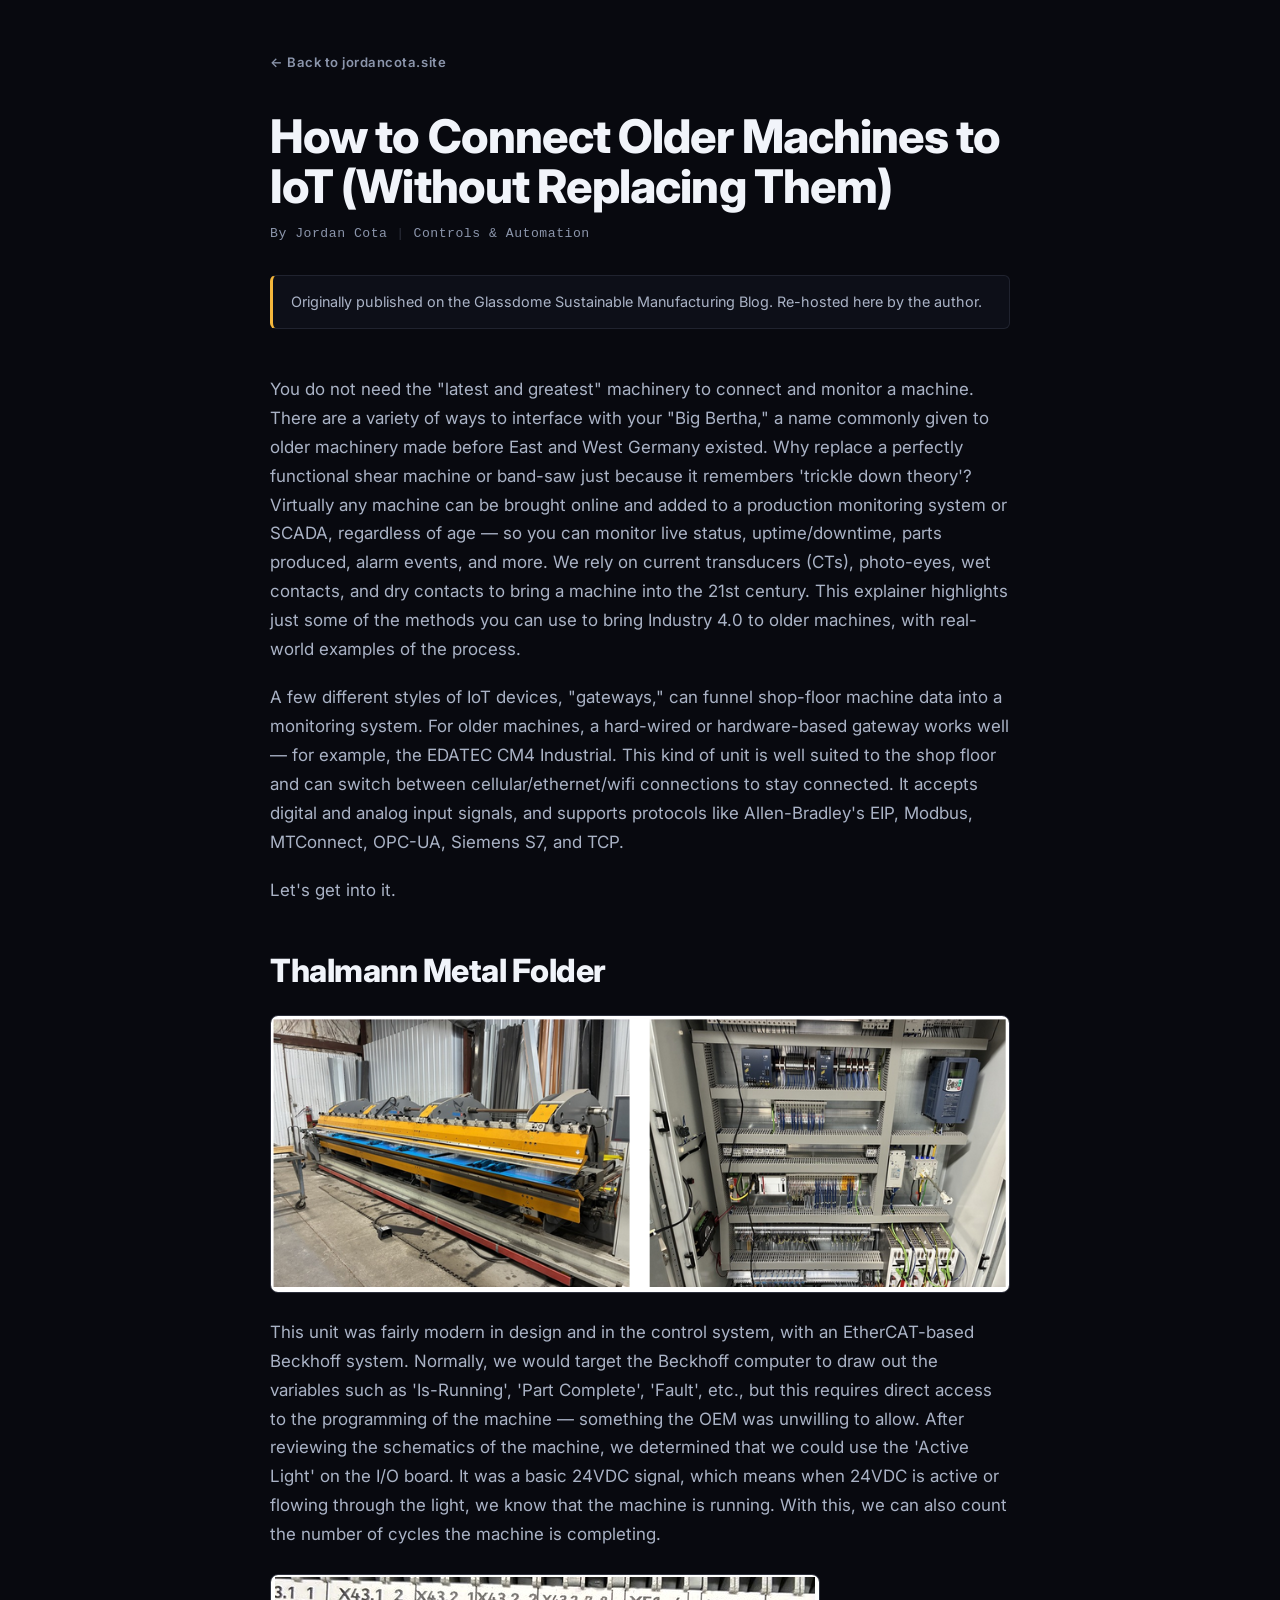
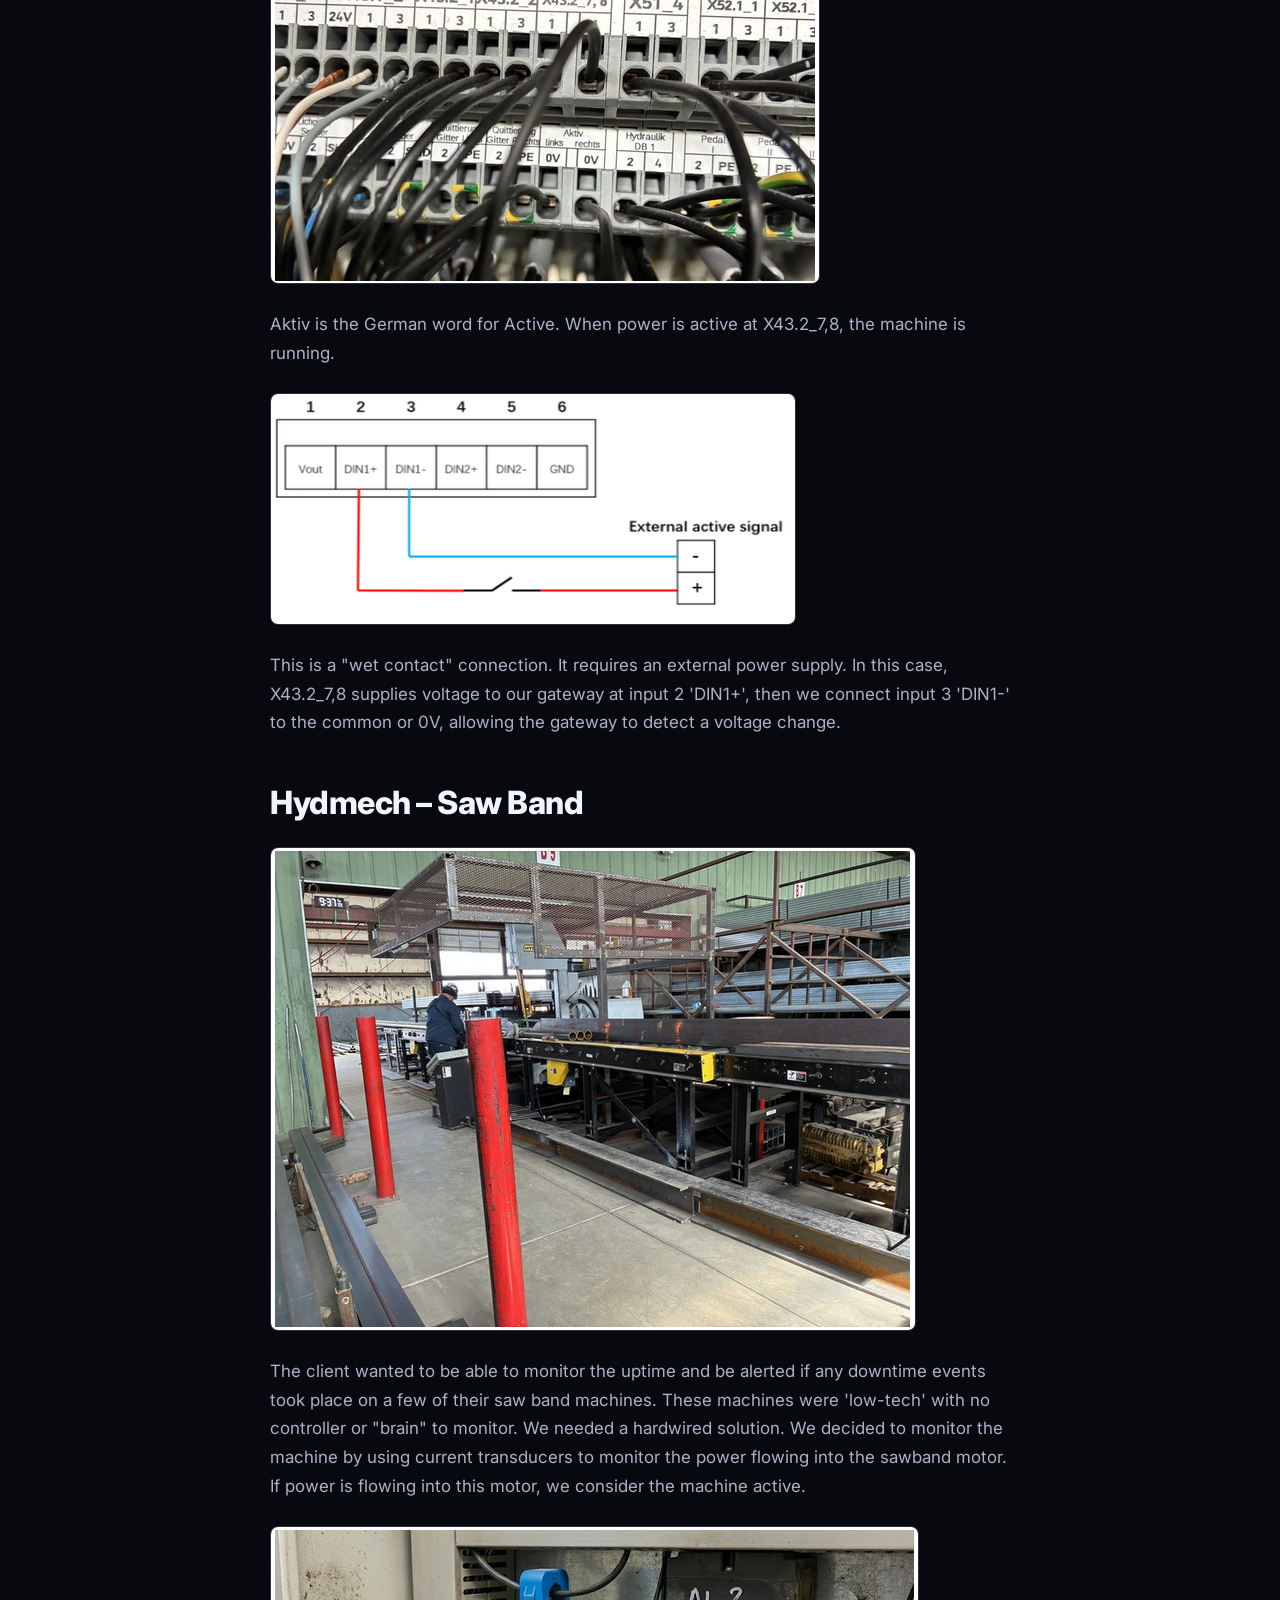
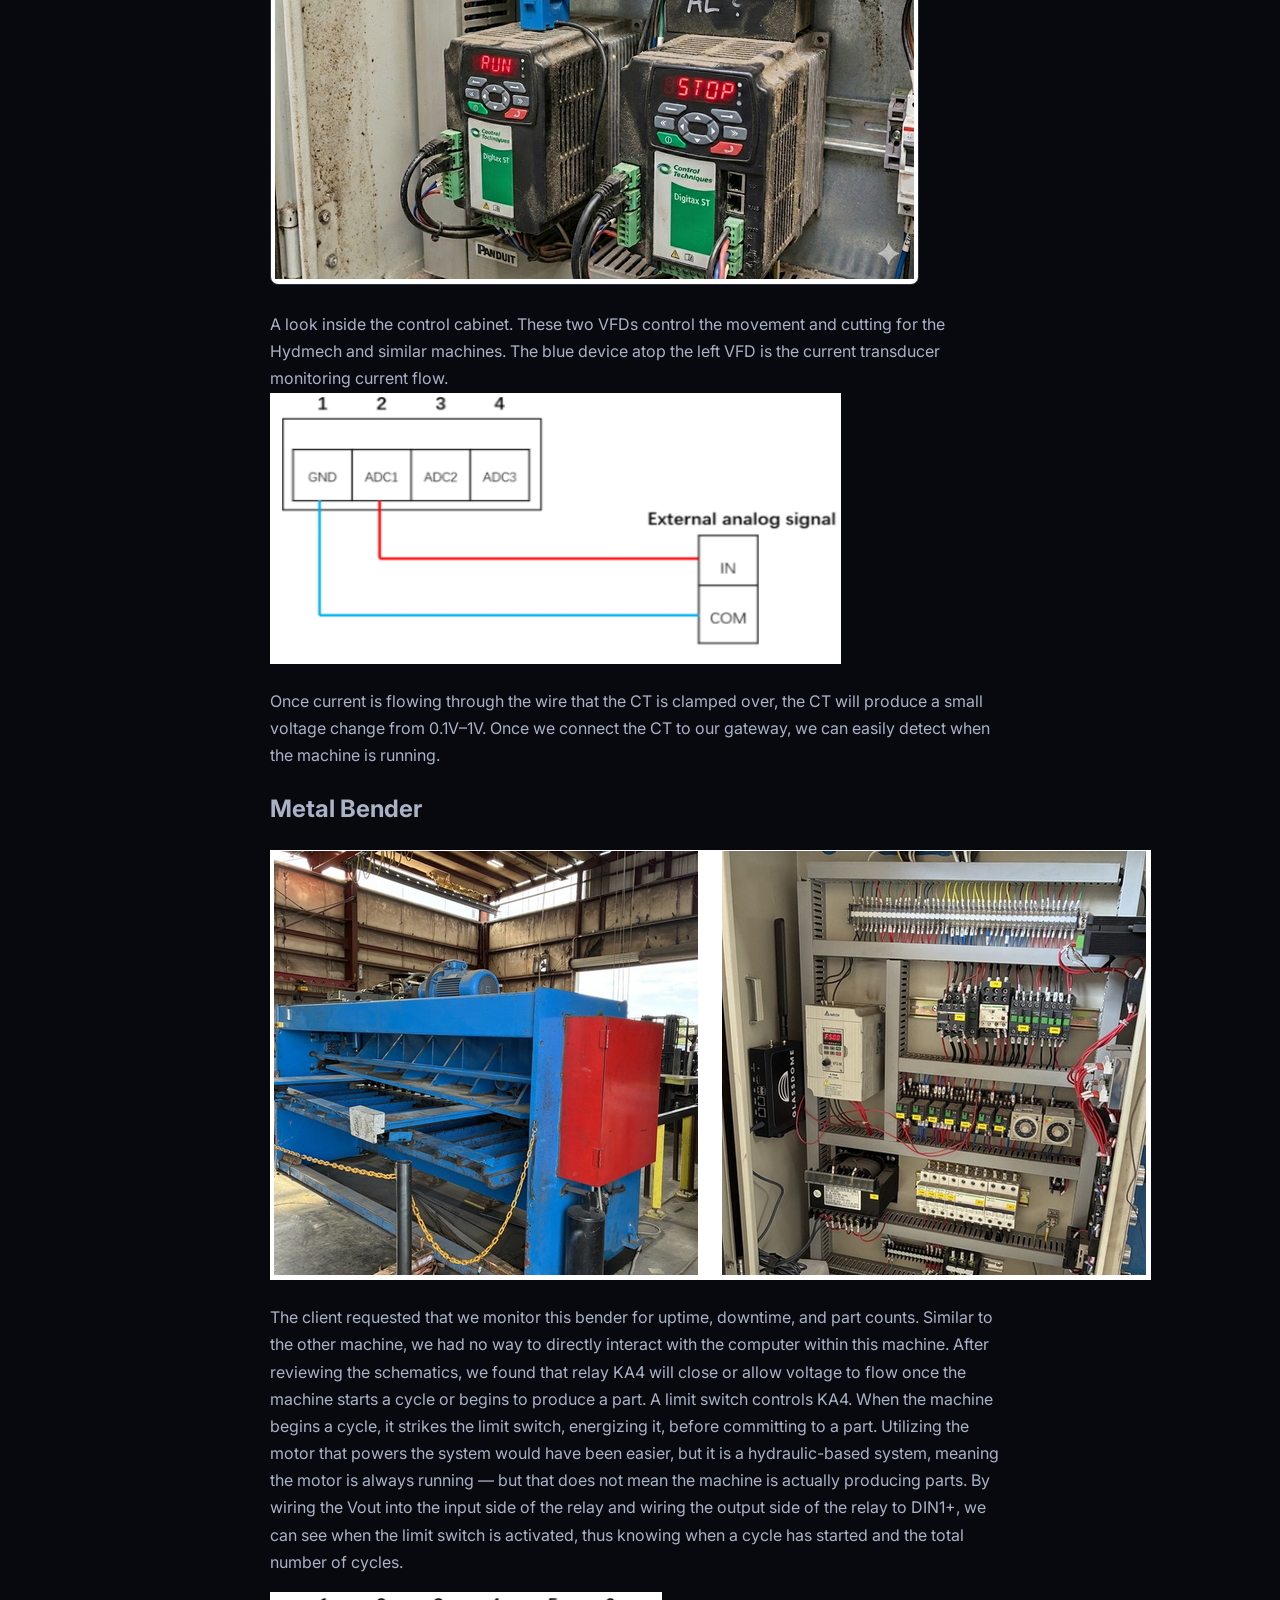
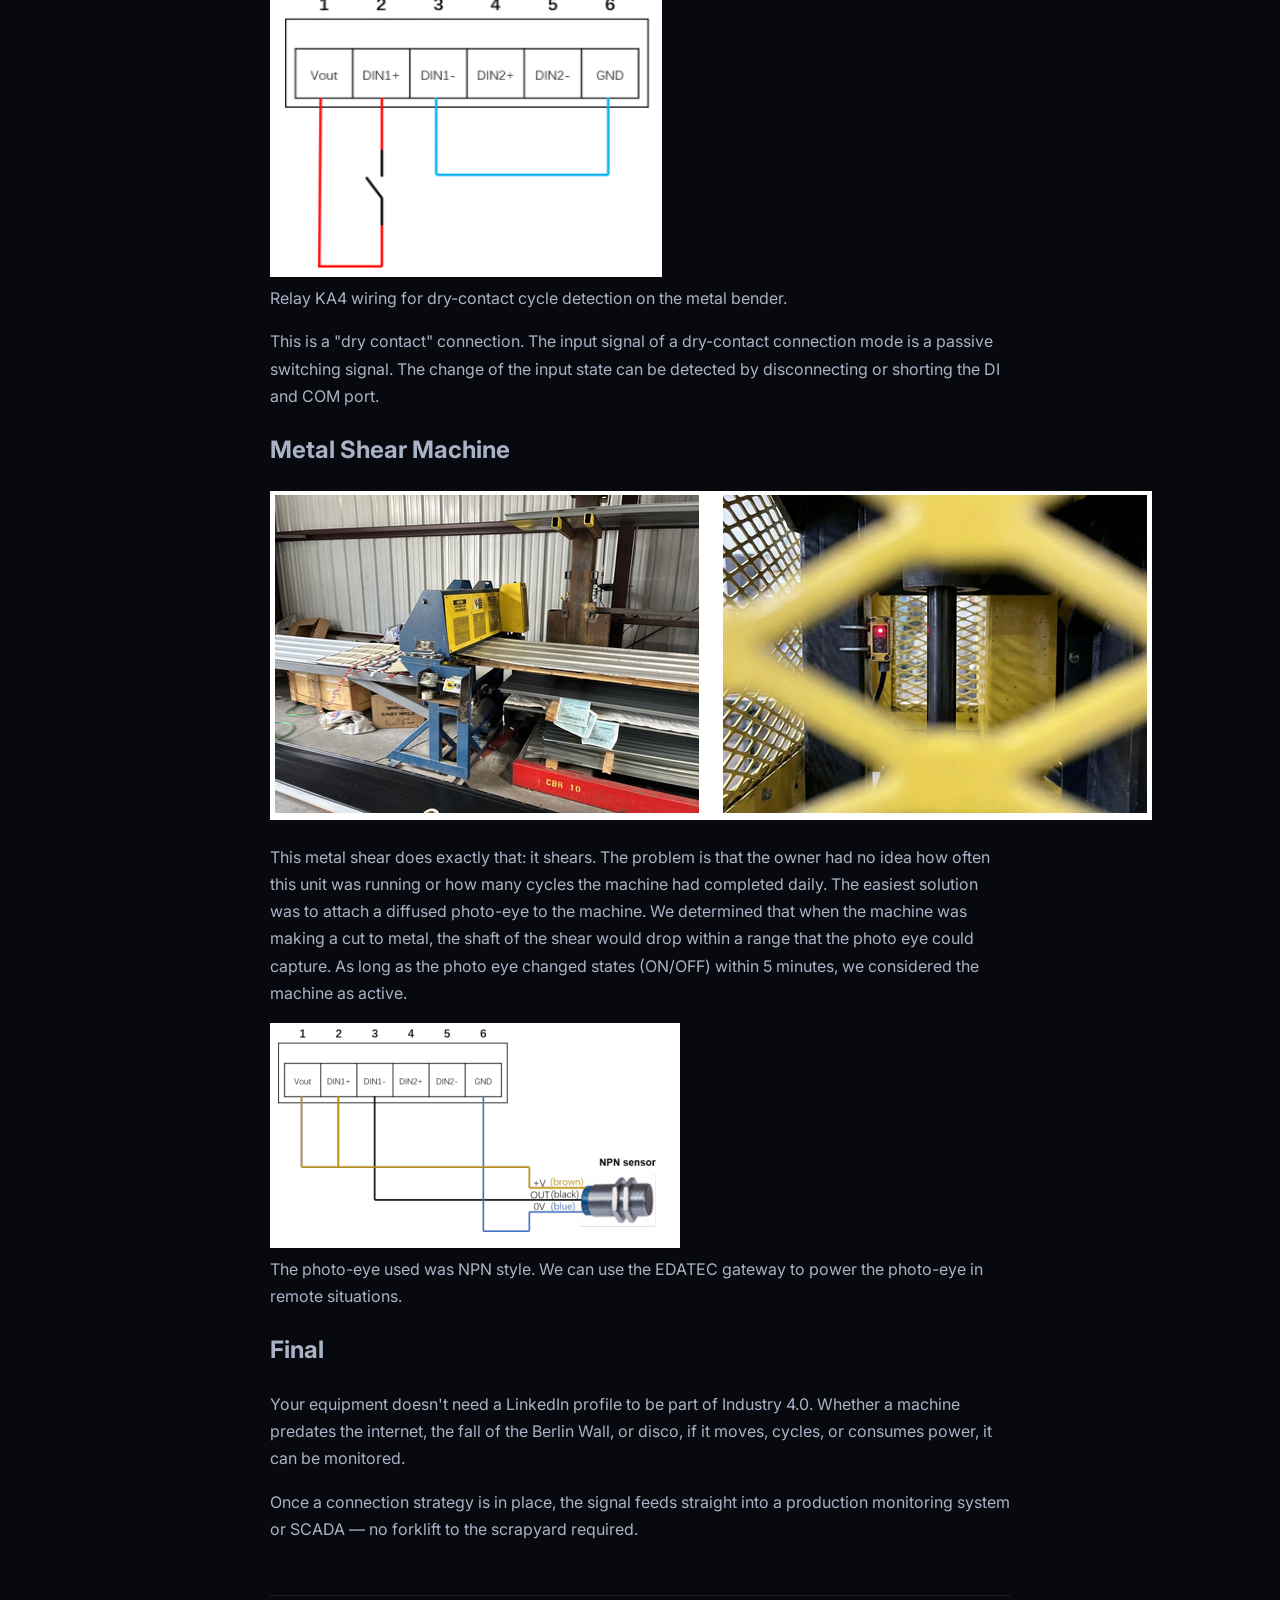
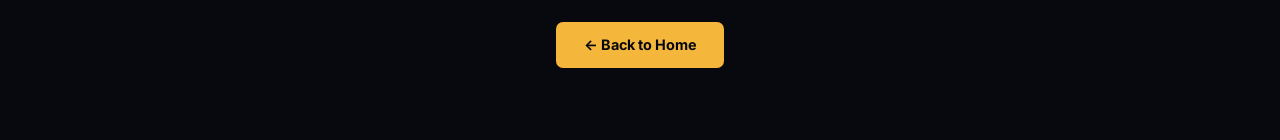
<file: articles/connect-older-machines-iot.html>
<!DOCTYPE html>
<html lang="en">
<head>
    <meta charset="UTF-8">
    <meta name="viewport" content="width=device-width, initial-scale=1.0">
    <title>How to Connect Older Machines to IoT (Without Replacing Them) | Jordan Cota</title>
    <link rel="icon" href="data:image/svg+xml,<svg xmlns='http://www.w3.org/2000/svg' viewBox='0 0 100 100'><text y='.9em' font-size='90'>&#127949;</text></svg>">
    <link rel="preconnect" href="https://fonts.googleapis.com">
    <link rel="preconnect" href="https://fonts.gstatic.com" crossorigin>
    <link href="https://fonts.googleapis.com/css2?family=Inter:wght@400;500;600;700;800&display=swap" rel="stylesheet">
    <link rel="stylesheet" href="article.css">
</head>
<body>
    <div class="stars">
        <div class="stars-layer" id="stars1"></div>
        <div class="stars-layer" id="stars2"></div>
        <div class="stars-layer" id="stars3"></div>
    </div>

    <article class="article-container">
        <nav class="top-nav">
            <a href="../index.html">&#8592; Back to jordancota.site</a>
        </nav>

        <header class="article-header">
            <h1>How to Connect Older Machines to IoT (Without Replacing Them)</h1>
            <p class="byline">By Jordan Cota<span class="sep">|</span>Controls &amp; Automation</p>
        </header>

        <div class="source-note">
            Originally published on the Glassdome Sustainable Manufacturing Blog. Re-hosted here by the author.
        </div>

        <!-- =====================================================================
             PASTE YOUR ARTICLE BELOW.
             Just replace everything between this comment and the closing
             </div> with your article text. Use these tags as you go:

               <p>A normal paragraph.</p>
               <h2>A major section heading</h2>
               <h3>A smaller sub-heading</h3>
               <ul><li>bullet</li><li>another bullet</li></ul>
               <ol><li>step one</li><li>step two</li></ol>
               <pre><code>command or code block, line breaks preserved</code></pre>
               <img src="images/your-screenshot.png" alt="describe the image">
                  ^ put article images in /articles/images/ and reference them like that
               <table><tr><th>Param</th><th>Value</th></tr>
                      <tr><td>...</td><td>...</td></tr></table>

             Everything is already styled to match the site.
             ===================================================================== -->
        <div class="article-body">

            <p>You do not need the "latest and greatest" machinery to connect and monitor a machine. There are a variety of ways to interface with your "Big Bertha," a name commonly given to older machinery made before East and West Germany existed. Why replace a perfectly functional shear machine or band-saw just because it remembers 'trickle down theory'? Virtually any machine can be brought online and added to a production monitoring system or SCADA, regardless of age &mdash; so you can monitor live status, uptime/downtime, parts produced, alarm events, and more. We rely on current transducers (CTs), photo-eyes, wet contacts, and dry contacts to bring a machine into the 21st century. This explainer highlights just some of the methods you can use to bring Industry 4.0 to older machines, with real-world examples of the process.</p>
            <p>A few different styles of IoT devices, "gateways," can funnel shop-floor machine data into a monitoring system. For older machines, a hard-wired or hardware-based gateway works well &mdash; for example, the EDATEC CM4 Industrial. This kind of unit is well suited to the shop floor and can switch between cellular/ethernet/wifi connections to stay connected. It accepts digital and analog input signals, and supports protocols like Allen-Bradley's EIP, Modbus, MTConnect, OPC-UA, Siemens S7, and TCP.</p>
            <p>Let's get into it.</p>

            <h2>Thalmann Metal Folder</h2>
            <img src="images/thalmann-aktiv.png" alt="Thalmann Overview">
            <p>This unit was fairly modern in design and in the control system, with an EtherCAT-based Beckhoff system. Normally, we would target the Beckhoff computer to draw out the variables such as 'Is-Running', 'Part Complete', 'Fault', etc., but this requires direct access to the programming of the machine &mdash; something the OEM was unwilling to allow. After reviewing the schematics of the machine, we determined that we could use the 'Active Light' on the I/O board. It was a basic 24VDC signal, which means when 24VDC is active or flowing through the light, we know that the machine is running. With this, we can also count the number of cycles the machine is completing.</p>
        
            <img src="images/thalmann-aktiv2.png" alt="Thalmann I/O board active signal">
                <figcaption>Aktiv is the German word for Active. When power is active at X43.2_7,8, the machine is running.</figcaption>
            <img src="images/thalmann-connection.png" alt="Wet Contact">
            <p>This is a "wet contact" connection. It requires an external power supply. In this case, X43.2_7,8 supplies voltage to our gateway at input 2 'DIN1+', then we connect input 3 'DIN1-' to the common or 0V, allowing the gateway to detect a voltage change.</p>

            <h2>Hydmech &ndash; Saw Band</h2>
                <img src="images/Hydmech.png" alt="Saw Overview">
            <p>The client wanted to be able to monitor the uptime and be alerted if any downtime events took place on a few of their saw band machines. These machines were 'low-tech' with no controller or "brain" to monitor. We needed a hardwired solution. We decided to monitor the machine by using current transducers to monitor the power flowing into the sawband motor. If power is flowing into this motor, we consider the machine active.</p>
            <img src="images/Hydmech-VFD.png" alt="Hydmech control cabinet with current transducer"> </div>
                <figcaption>A look inside the control cabinet. These two VFDs control the movement and cutting for the Hydmech and similar machines. The blue device atop the left VFD is the current transducer monitoring current flow.</figcaption>
            <img src="images/Hydmech-connection.png" alt="Gateway Connection Style">
            <p>Once current is flowing through the wire that the CT is clamped over, the CT will produce a small voltage change from 0.1V&ndash;1V. Once we connect the CT to our gateway, we can easily detect when the machine is running.</p>

            <h2>Metal Bender</h2>
            <img src="images/MetalBender.png" alt="Metal Bender Overview">
            <p>The client requested that we monitor this bender for uptime, downtime, and part counts. Similar to the other machine, we had no way to directly interact with the computer within this machine. After reviewing the schematics, we found that relay KA4 will close or allow voltage to flow once the machine starts a cycle or begins to produce a part. A limit switch controls KA4. When the machine begins a cycle, it strikes the limit switch, energizing it, before committing to a part. Utilizing the motor that powers the system would have been easier, but it is a hydraulic-based system, meaning the motor is always running &mdash; but that does not mean the machine is actually producing parts. By wiring the Vout into the input side of the relay and wiring the output side of the relay to DIN1+, we can see when the limit switch is activated, thus knowing when a cycle has started and the total number of cycles.</p>
                <img src="images/MetalBender-connection.png" alt="Gateway Connection Style">
                <figcaption>Relay KA4 wiring for dry-contact cycle detection on the metal bender.</figcaption>
            <p>This is a "dry contact" connection. The input signal of a dry-contact connection mode is a passive switching signal. The change of the input state can be detected by disconnecting or shorting the DI and COM port.</p>

            <h2>Metal Shear Machine</h2>
            <img src="images/MetalShear.png" alt="Metal Shear Overview">
            <p>This metal shear does exactly that: it shears. The problem is that the owner had no idea how often this unit was running or how many cycles the machine had completed daily. The easiest solution was to attach a diffused photo-eye to the machine. We determined that when the machine was making a cut to metal, the shaft of the shear would drop within a range that the photo eye could capture. As long as the photo eye changed states (ON/OFF) within 5 minutes, we considered the machine as active.</p>
                <img src="images/MetalShear-connection.png" alt="Gateway Connection Style NPN Diffused">
                <figcaption>The photo-eye used was NPN style. We can use the EDATEC gateway to power the photo-eye in remote situations.</figcaption>

            <h2>Final</h2>
            <p>Your equipment doesn't need a LinkedIn profile to be part of Industry 4.0. Whether a machine predates the internet, the fall of the Berlin Wall, or disco, if it moves, cycles, or consumes power, it can be monitored.</p>
            <p>Once a connection strategy is in place, the signal feeds straight into a production monitoring system or SCADA &mdash; no forklift to the scrapyard required.</p>

        </div>
        <!-- ===================== END OF ARTICLE CONTENT ====================== -->

        <footer class="article-footer">
            <a class="back-home" href="../index.html">&#8592; Back to Home</a>
        </footer>
    </article>
</body>
</html>
</file>
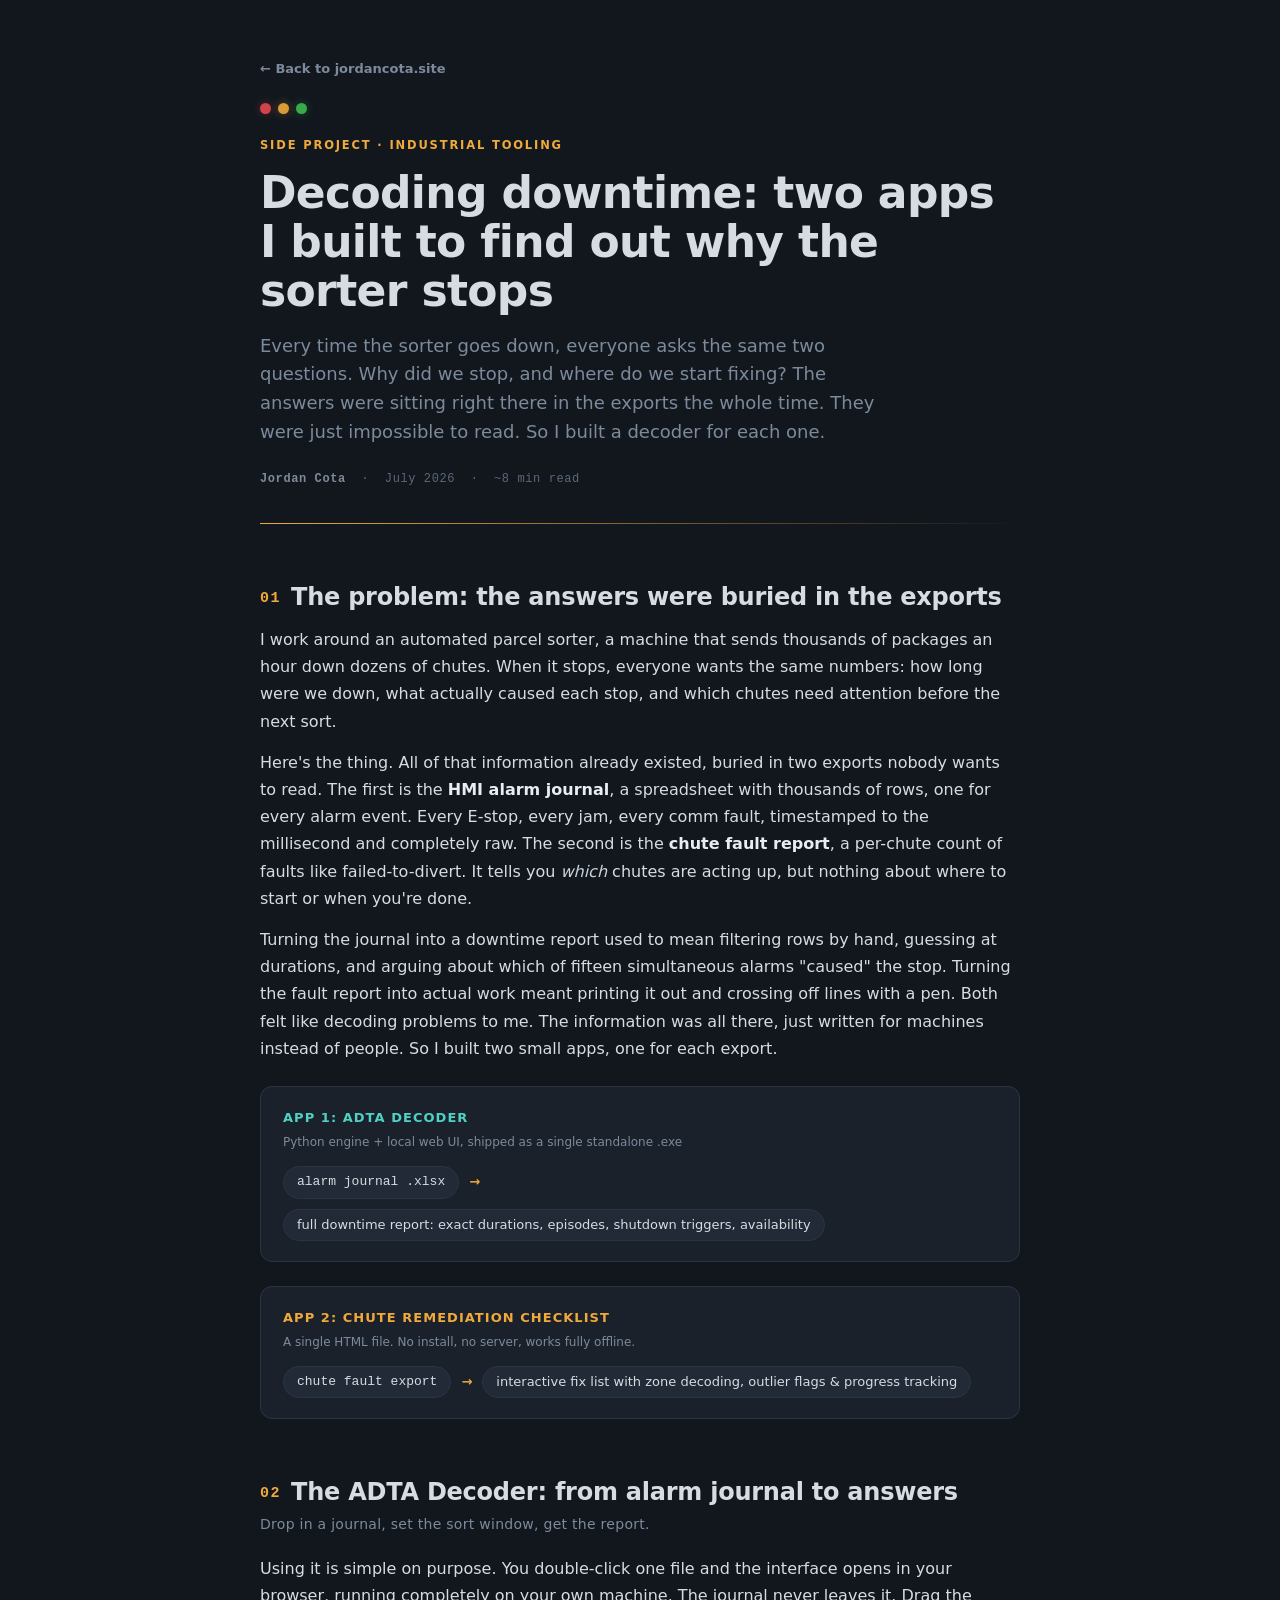
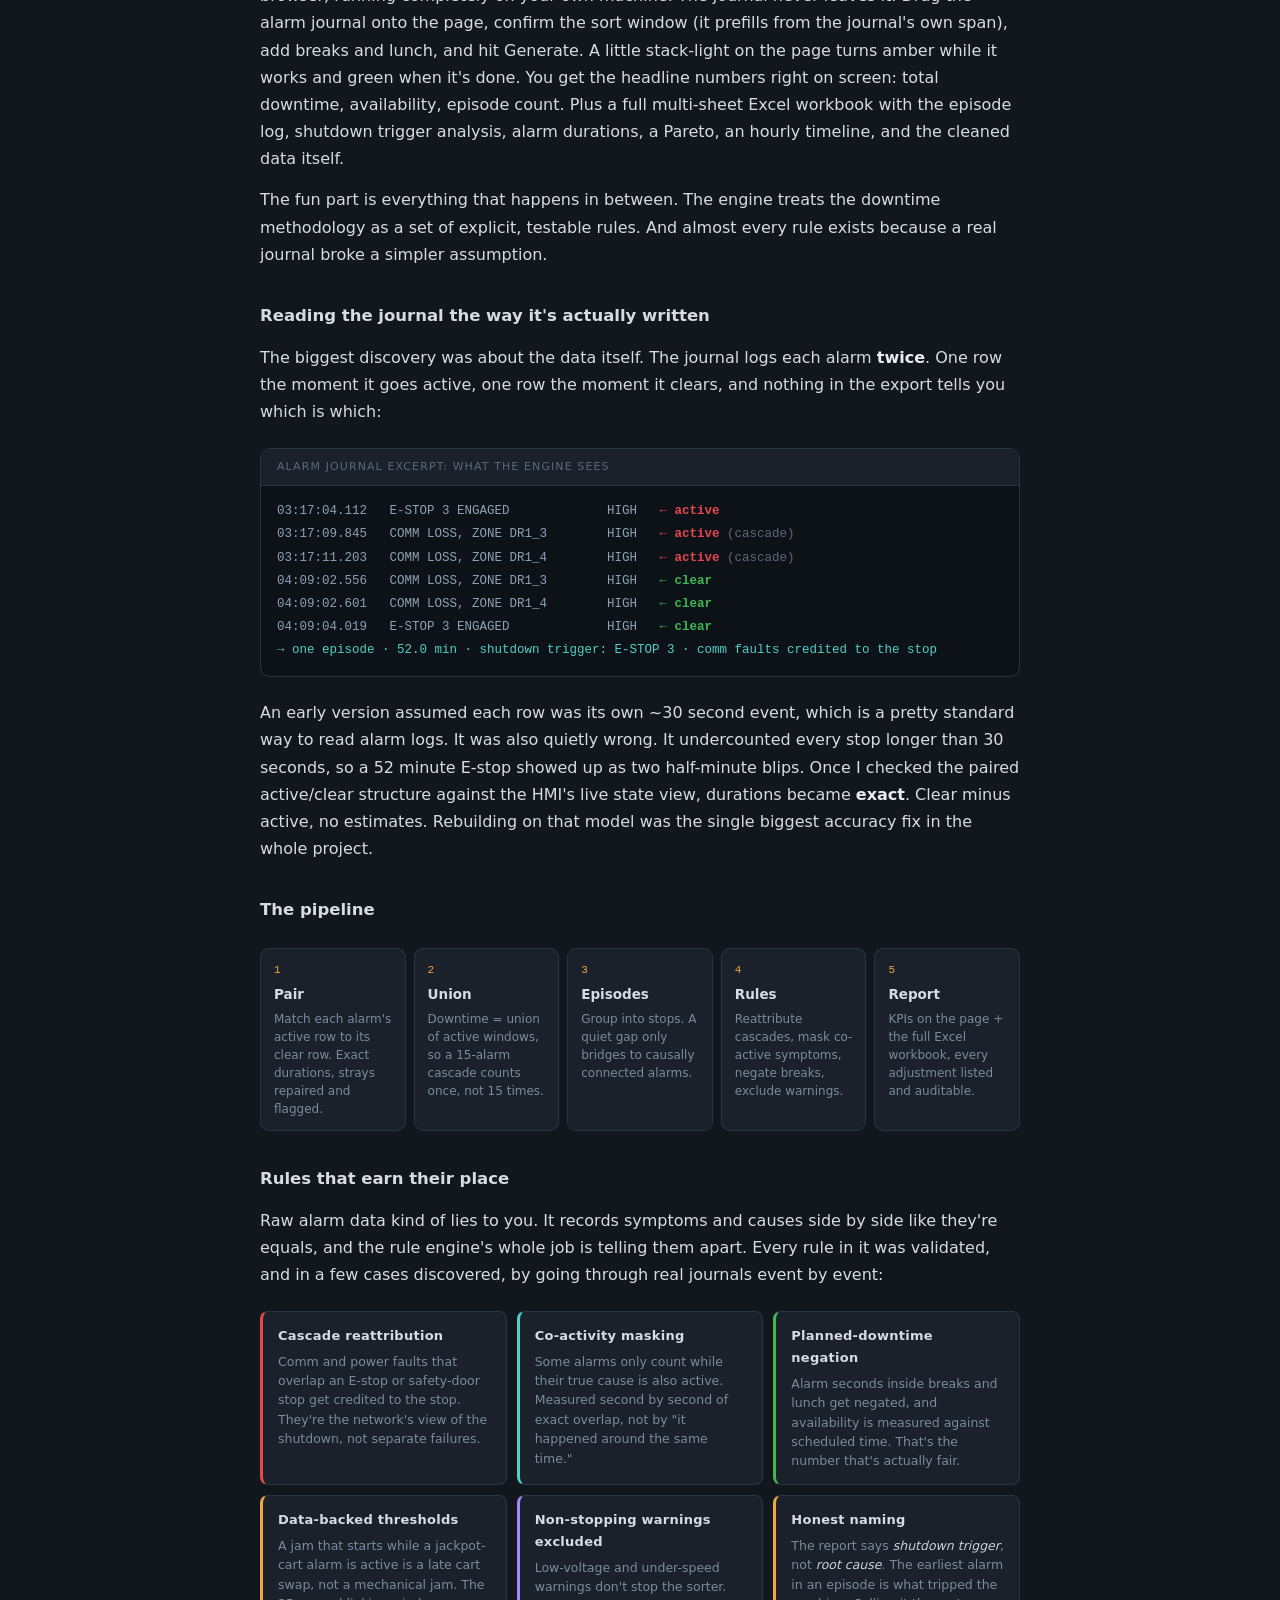
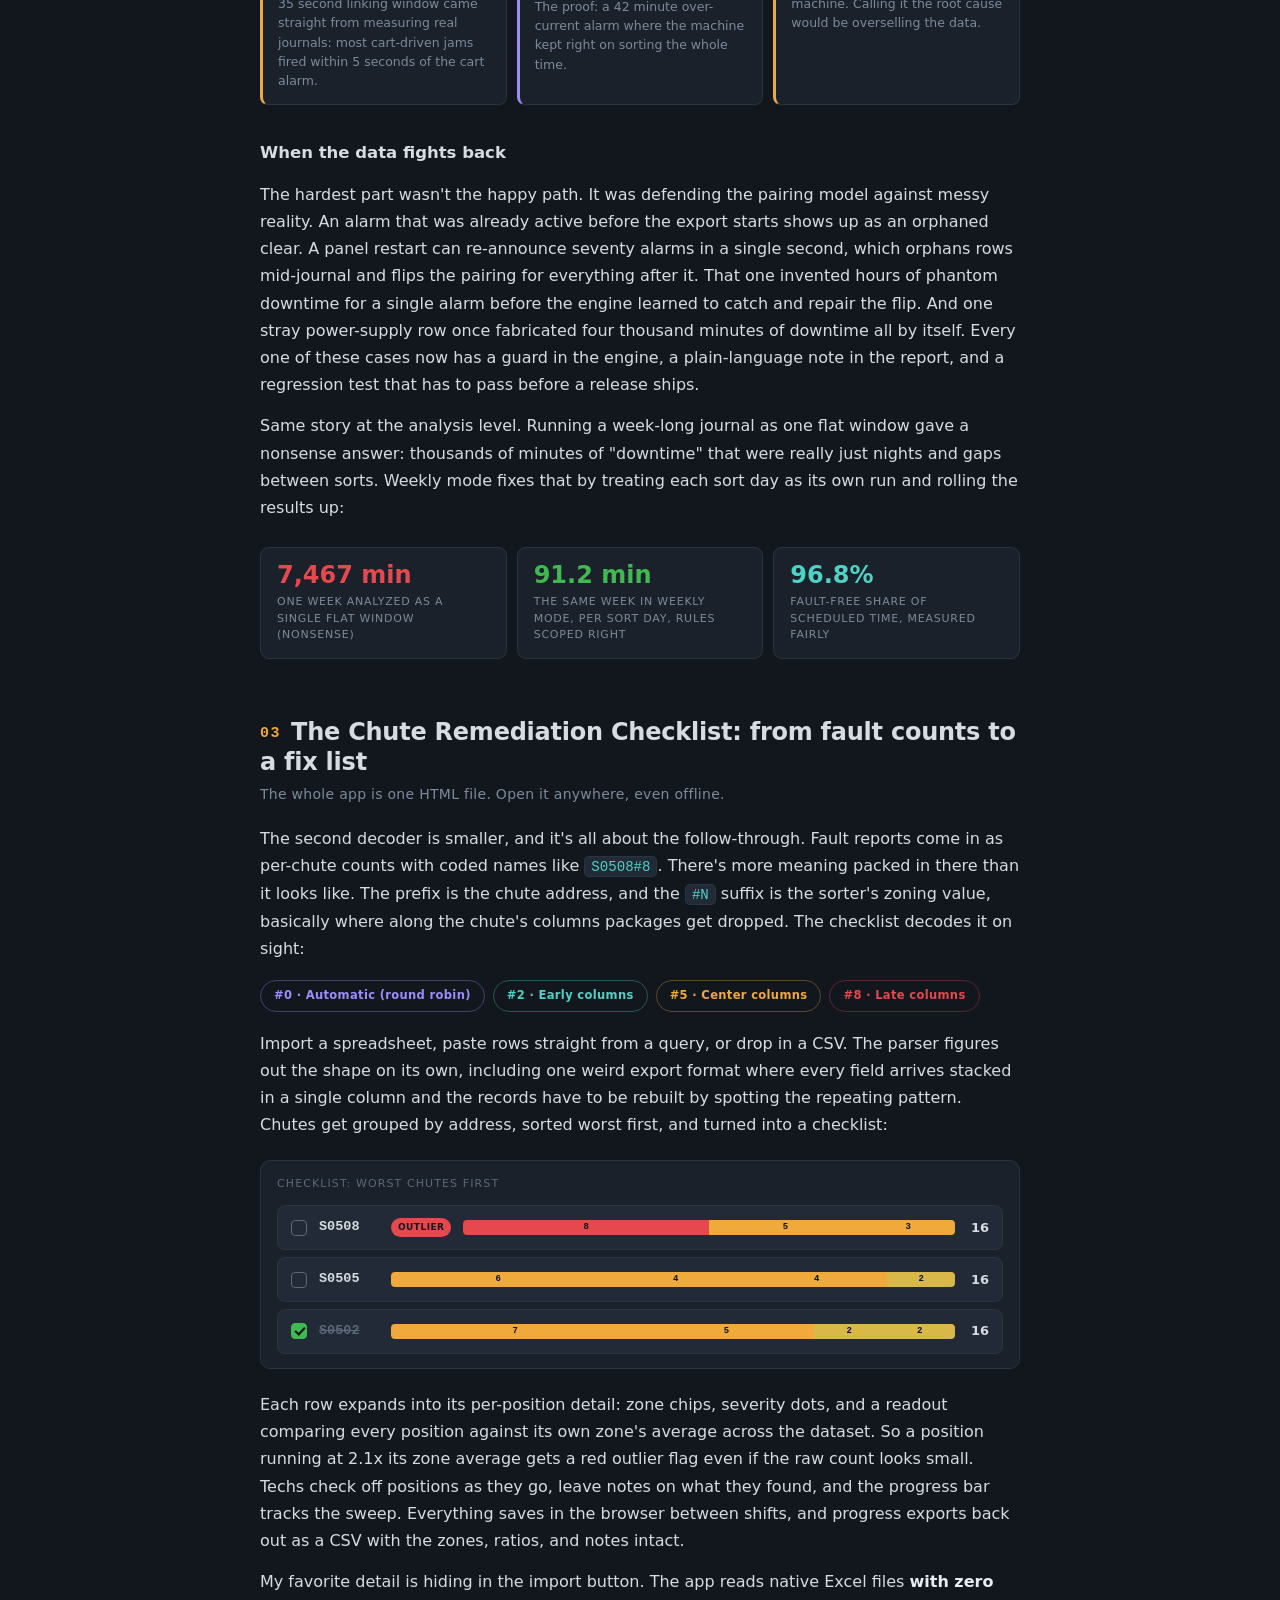
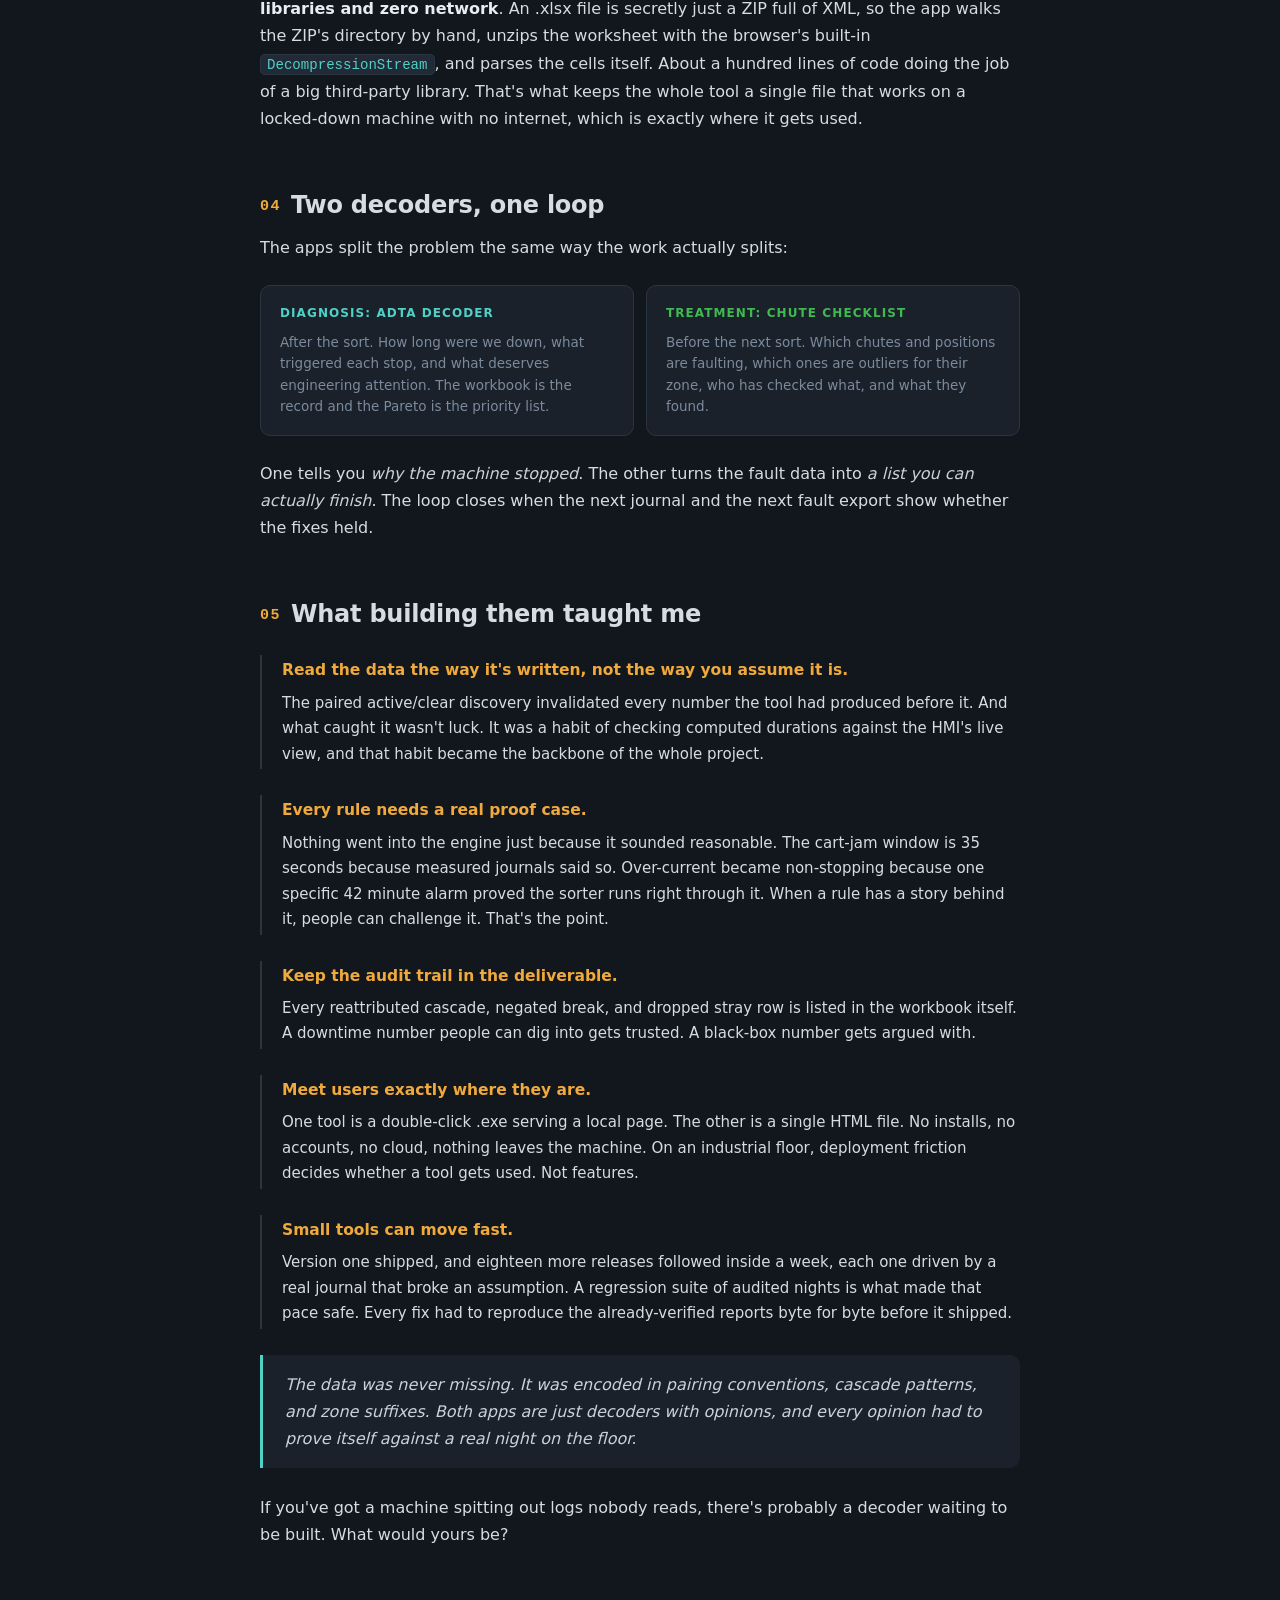
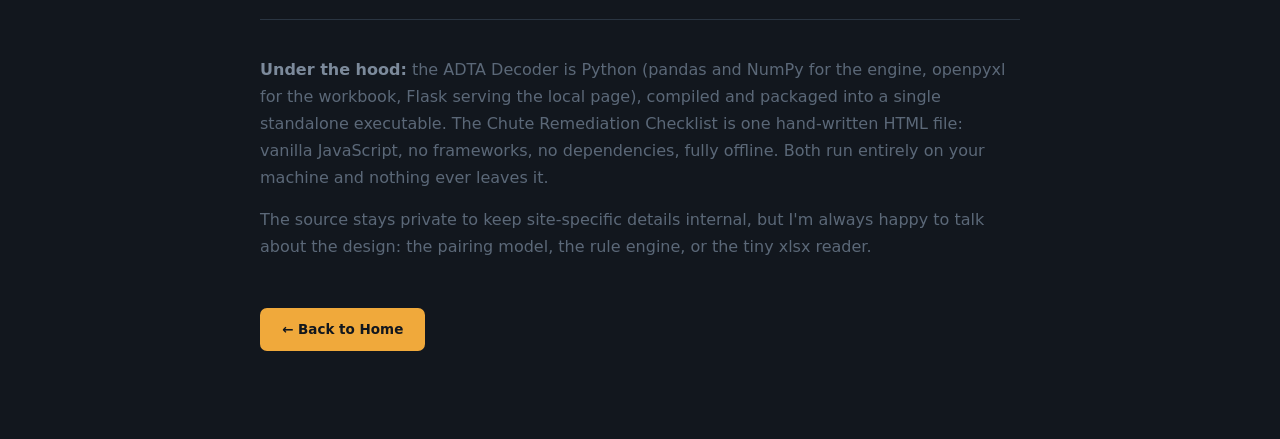
<file: articles/decoding-downtime.html>
<!DOCTYPE html>
<html lang="en">
<head>
<meta charset="UTF-8">
<meta name="viewport" content="width=device-width, initial-scale=1.0">
<title>Decoding Downtime: Two Apps I Built to Find Out Why the Sorter Stops | Jordan Cota</title>
<meta name="description" content="How I turned raw alarm journals and chute fault exports into two small offline apps, the ADTA Decoder and the Chute Remediation Checklist, that tell us why the sorter stopped and what to fix first.">
<link rel="icon" href="data:image/svg+xml,<svg xmlns='http://www.w3.org/2000/svg' viewBox='0 0 100 100'><text y='.9em' font-size='90'>&#127949;</text></svg>">
<style>
  :root{
    --bg:#12171E; --panel:#1A212B; --raise:#212A36; --line:#2A3542;
    --txt:#D6DCE2; --muted:#7C8A9B; --dim:#5B6878;
    --amber:#F0A93B; --red:#E5484D; --ylo:#D9B84A; --green:#3FB950; --teal:#4FD1C5;
    --violet:#9E8CFC;
  }
  *{box-sizing:border-box;}
  html{scroll-behavior:smooth;}
  body{
    margin:0; background:var(--bg); color:var(--txt);
    font-family:"Bahnschrift","Segoe UI",-apple-system,BlinkMacSystemFont,system-ui,sans-serif;
    -webkit-font-smoothing:antialiased; line-height:1.7;
    padding:54px 20px 90px;
  }
  .mono{font-family:Consolas,ui-monospace,"SF Mono",Menlo,monospace;}
  .wrap{max-width:760px;margin:0 auto;}
  a{color:var(--teal);text-decoration:none;border-bottom:1px solid #4FD1C544;}
  a:hover{border-bottom-color:var(--teal);}
  ::selection{background:#F0A93B33;}

  /* ---------- hero ---------- */
  .stacklight{display:flex;gap:7px;margin-bottom:22px;}
  .stacklight span{width:11px;height:11px;border-radius:50%;opacity:.9;}
  .sl-r{background:var(--red);box-shadow:0 0 10px #E5484D66;}
  .sl-a{background:var(--amber);box-shadow:0 0 10px #F0A93B66;}
  .sl-g{background:var(--green);box-shadow:0 0 10px #3FB95066;}
  .eyebrow{font-size:11.5px;letter-spacing:.16em;text-transform:uppercase;color:var(--amber);font-weight:600;margin-bottom:12px;}
  h1{font-size:clamp(30px,5.4vw,44px);font-weight:700;letter-spacing:-.015em;line-height:1.12;margin:0 0 16px;}
  .dek{font-size:18px;color:var(--muted);line-height:1.6;margin:0 0 22px;max-width:640px;}
  .meta{font-size:12px;color:var(--dim);letter-spacing:.05em;}
  .meta b{color:var(--muted);font-weight:600;}
  .rule{height:1px;background:linear-gradient(90deg,var(--amber),transparent);margin:34px 0 40px;border:0;}

  /* ---------- sections ---------- */
  h2{font-size:24px;font-weight:650;letter-spacing:-.01em;margin:58px 0 6px;line-height:1.25;}
  h2 .num{color:var(--amber);font-family:Consolas,ui-monospace,monospace;font-size:15px;vertical-align:3px;margin-right:10px;letter-spacing:.1em;}
  h3{font-size:16.5px;font-weight:650;margin:34px 0 4px;}
  p{margin:14px 0;font-size:16px;}
  .lead{color:var(--muted);font-size:14px;margin:0 0 18px;letter-spacing:.02em;}
  code{font-family:Consolas,ui-monospace,Menlo,monospace;font-size:.88em;background:var(--raise);border:1px solid var(--line);border-radius:5px;padding:1.5px 6px;color:var(--teal);white-space:nowrap;}
  strong{color:#E8EDF2;}
  em{color:#C9D2DB;}

  /* ---------- app intro cards ---------- */
  .appcard{background:var(--panel);border:1px solid var(--line);border-radius:12px;padding:20px 22px;margin:24px 0;}
  .appcard .a-name{font-size:13px;font-weight:700;letter-spacing:.08em;text-transform:uppercase;}
  .appcard .a-tag{font-size:12px;color:var(--muted);margin-top:3px;}
  .appcard .a-io{display:flex;align-items:center;gap:10px;margin-top:14px;flex-wrap:wrap;font-size:13px;}
  .io-chip{background:var(--raise);border:1px solid var(--line);border-radius:99px;padding:4px 13px;color:var(--txt);white-space:nowrap;}
  .io-arrow{color:var(--amber);font-weight:700;}

  /* ---------- journal excerpt ---------- */
  .journal{background:#0D1218;border:1px solid var(--line);border-radius:10px;margin:22px 0;overflow:hidden;}
  .journal .j-cap{font-size:11px;letter-spacing:.1em;text-transform:uppercase;color:var(--dim);padding:9px 16px;border-bottom:1px solid var(--line);background:var(--panel);}
  .journal pre{margin:0;padding:14px 16px;font-family:Consolas,ui-monospace,Menlo,monospace;font-size:12.5px;line-height:1.85;overflow-x:auto;color:var(--muted);}
  .jr{color:#8FA1B3;}
  .j-act{color:var(--red);font-weight:600;}
  .j-clr{color:var(--green);font-weight:600;}
  .j-note{color:var(--teal);}
  .j-dim{color:var(--dim);}

  /* ---------- pipeline ---------- */
  .pipe{display:flex;flex-wrap:wrap;gap:8px;margin:24px 0;align-items:stretch;}
  .pstep{flex:1;min-width:126px;background:var(--panel);border:1px solid var(--line);border-radius:9px;padding:12px 13px;position:relative;}
  .pstep .p-n{font-family:Consolas,ui-monospace,monospace;font-size:11px;color:var(--amber);letter-spacing:.1em;}
  .pstep .p-t{font-size:13.5px;font-weight:650;margin-top:3px;}
  .pstep .p-d{font-size:12px;color:var(--muted);margin-top:4px;line-height:1.5;}

  /* ---------- rules ---------- */
  .rulegrid{display:grid;grid-template-columns:repeat(auto-fit,minmax(230px,1fr));gap:10px;margin:22px 0;}
  .rcard{background:var(--panel);border:1px solid var(--line);border-left:3px solid var(--amber);border-radius:8px;padding:13px 15px;}
  .rcard.teal{border-left-color:var(--teal);}
  .rcard.red{border-left-color:var(--red);}
  .rcard.green{border-left-color:var(--green);}
  .rcard.violet{border-left-color:var(--violet);}
  .rcard .r-t{font-size:13px;font-weight:700;letter-spacing:.02em;}
  .rcard .r-d{font-size:12.5px;color:var(--muted);margin-top:5px;line-height:1.55;}

  /* ---------- stat strip ---------- */
  .stats{display:grid;grid-template-columns:repeat(auto-fit,minmax(150px,1fr));gap:10px;margin:26px 0;}
  .stat{background:var(--panel);border:1px solid var(--line);border-radius:9px;padding:14px 16px;text-align:left;}
  .stat .s-n{font-size:24px;font-weight:700;font-variant-numeric:tabular-nums;line-height:1.1;}
  .stat .s-l{font-size:11px;letter-spacing:.07em;text-transform:uppercase;color:var(--muted);margin-top:6px;line-height:1.5;}

  /* ---------- checklist mock ---------- */
  .mock{background:var(--panel);border:1px solid var(--line);border-radius:10px;padding:14px 16px;margin:22px 0;}
  .mock .m-cap{font-size:11px;letter-spacing:.1em;text-transform:uppercase;color:var(--dim);margin-bottom:11px;}
  .mrow{display:flex;align-items:center;gap:12px;background:var(--raise);border:1px solid var(--line);border-radius:8px;padding:10px 13px;margin-bottom:7px;}
  .mrow:last-child{margin-bottom:0;}
  .mbox{width:16px;height:16px;min-width:16px;border:1.6px solid var(--dim);border-radius:4px;}
  .mbox.done{background:var(--green);border-color:var(--green);position:relative;}
  .mbox.done::after{content:"";position:absolute;left:4.5px;top:1px;width:4px;height:8px;border:solid #0c130d;border-width:0 2px 2px 0;transform:rotate(43deg);}
  .mcode{font-family:Consolas,ui-monospace,monospace;font-size:13.5px;font-weight:600;min-width:60px;}
  .mrow.done .mcode{color:var(--dim);text-decoration:line-through;}
  .mflag{font-size:9px;font-weight:700;letter-spacing:.05em;color:#12171E;background:var(--red);padding:2px 7px;border-radius:99px;}
  .mbar{flex:1;display:flex;height:15px;border-radius:4px;overflow:hidden;background:#0d1218;min-width:60px;}
  .mseg{height:100%;display:flex;align-items:center;justify-content:center;font-size:9px;font-weight:700;color:#0d1218;font-family:Consolas,ui-monospace,monospace;}
  .mtot{font-size:13px;font-weight:700;font-variant-numeric:tabular-nums;min-width:22px;text-align:right;}
  .zonechips{display:flex;gap:8px;flex-wrap:wrap;margin:18px 0;}
  .zc{font-size:11.5px;font-weight:600;letter-spacing:.03em;padding:5px 13px;border-radius:99px;border:1px solid;}
  .zc.v{color:var(--violet);border-color:#9E8CFC55;}
  .zc.t{color:var(--teal);border-color:#4FD1C555;}
  .zc.a{color:var(--amber);border-color:#F0A93B55;}
  .zc.r{color:var(--red);border-color:#E5484D55;}

  /* ---------- duo ---------- */
  .duo{display:grid;grid-template-columns:1fr 1fr;gap:12px;margin:24px 0;}
  .duo .dcol{background:var(--panel);border:1px solid var(--line);border-radius:10px;padding:17px 19px;}
  .duo .d-t{font-size:12px;font-weight:700;letter-spacing:.09em;text-transform:uppercase;margin-bottom:8px;}
  .duo .d-t.diag{color:var(--teal);}
  .duo .d-t.treat{color:var(--green);}
  .duo p{font-size:13.5px;color:var(--muted);margin:0;line-height:1.6;}
  @media (max-width:600px){.duo{grid-template-columns:1fr;}}

  /* ---------- lessons ---------- */
  .lesson{border-left:2px solid var(--line);padding:2px 0 2px 20px;margin:26px 0;}
  .lesson .l-t{font-size:15.5px;font-weight:700;color:var(--amber);}
  .lesson p{margin:7px 0 0;font-size:15px;color:var(--txt);}

  blockquote{margin:26px 0;padding:16px 22px;background:var(--panel);border-left:3px solid var(--teal);border-radius:0 10px 10px 0;font-size:16px;color:#C9D2DB;font-style:italic;}

  /* ---------- footer ---------- */
  .foot{margin-top:70px;padding-top:22px;border-top:1px solid var(--line);font-size:13px;color:var(--dim);line-height:1.7;}
  .foot b{color:var(--muted);}

  /* ---------- nav ---------- */
  .top-nav{margin-bottom:22px;}
  .top-nav a{color:var(--muted);text-decoration:none;font-size:13px;font-weight:600;border-bottom:none;}
  .top-nav a:hover{color:var(--amber);}
  .back-home{display:inline-block;margin-top:34px;padding:10px 22px;background:var(--amber);color:#12171E;text-decoration:none;border-radius:7px;font-weight:700;font-size:13.5px;border-bottom:none;}
  .back-home:hover{background:#f5b854;}

  @media (max-width:560px){ body{padding:34px 14px 60px;} h2{margin-top:44px;} }
  @media (prefers-reduced-motion:reduce){ html{scroll-behavior:auto;} }
</style>
</head>
<body>
<article class="wrap">

  <nav class="top-nav"><a href="../index.html#work">&larr; Back to jordancota.site</a></nav>

  <header>
    <div class="stacklight" aria-hidden="true"><span class="sl-r"></span><span class="sl-a"></span><span class="sl-g"></span></div>
    <div class="eyebrow">Side Project &middot; Industrial Tooling</div>
    <h1>Decoding downtime: two apps I built to find out why the sorter stops</h1>
    <p class="dek">Every time the sorter goes down, everyone asks the same two questions. Why did we stop, and where do we start fixing? The answers were sitting right there in the exports the whole time. They were just impossible to read. So I built a decoder for each one.</p>
    <div class="meta mono"><b>Jordan Cota</b> &nbsp;&middot;&nbsp; July 2026 &nbsp;&middot;&nbsp; ~8 min read</div>
  </header>

  <hr class="rule">

  <h2><span class="num">01</span>The problem: the answers were buried in the exports</h2>

  <p>I work around an automated parcel sorter, a machine that sends thousands of packages an hour down dozens of chutes. When it stops, everyone wants the same numbers: how long were we down, what actually caused each stop, and which chutes need attention before the next sort.</p>

  <p>Here's the thing. All of that information already existed, buried in two exports nobody wants to read. The first is the <strong>HMI alarm journal</strong>, a spreadsheet with thousands of rows, one for every alarm event. Every E-stop, every jam, every comm fault, timestamped to the millisecond and completely raw. The second is the <strong>chute fault report</strong>, a per-chute count of faults like failed-to-divert. It tells you <em>which</em> chutes are acting up, but nothing about where to start or when you're done.</p>

  <p>Turning the journal into a downtime report used to mean filtering rows by hand, guessing at durations, and arguing about which of fifteen simultaneous alarms "caused" the stop. Turning the fault report into actual work meant printing it out and crossing off lines with a pen. Both felt like decoding problems to me. The information was all there, just written for machines instead of people. So I built two small apps, one for each export.</p>

  <div class="appcard">
    <div class="a-name" style="color:var(--teal)">App 1: ADTA Decoder</div>
    <div class="a-tag">Python engine + local web UI, shipped as a single standalone .exe</div>
    <div class="a-io"><span class="io-chip mono">alarm journal .xlsx</span><span class="io-arrow">&rarr;</span><span class="io-chip">full downtime report: exact durations, episodes, shutdown triggers, availability</span></div>
  </div>

  <div class="appcard">
    <div class="a-name" style="color:var(--amber)">App 2: Chute Remediation Checklist</div>
    <div class="a-tag">A single HTML file. No install, no server, works fully offline.</div>
    <div class="a-io"><span class="io-chip mono">chute fault export</span><span class="io-arrow">&rarr;</span><span class="io-chip">interactive fix list with zone decoding, outlier flags &amp; progress tracking</span></div>
  </div>

  <h2><span class="num">02</span>The ADTA Decoder: from alarm journal to answers</h2>
  <p class="lead">Drop in a journal, set the sort window, get the report.</p>

  <p>Using it is simple on purpose. You double-click one file and the interface opens in your browser, running completely on your own machine. The journal never leaves it. Drag the alarm journal onto the page, confirm the sort window (it prefills from the journal's own span), add breaks and lunch, and hit Generate. A little stack-light on the page turns amber while it works and green when it's done. You get the headline numbers right on screen: total downtime, availability, episode count. Plus a full multi-sheet Excel workbook with the episode log, shutdown trigger analysis, alarm durations, a Pareto, an hourly timeline, and the cleaned data itself.</p>

  <p>The fun part is everything that happens in between. The engine treats the downtime methodology as a set of explicit, testable rules. And almost every rule exists because a real journal broke a simpler assumption.</p>

  <h3>Reading the journal the way it's actually written</h3>

  <p>The biggest discovery was about the data itself. The journal logs each alarm <strong>twice</strong>. One row the moment it goes active, one row the moment it clears, and nothing in the export tells you which is which:</p>

  <div class="journal">
    <div class="j-cap">Alarm journal excerpt: what the engine sees</div>
    <pre><span class="jr">03:17:04.112   E-STOP 3 ENGAGED             HIGH</span>   <span class="j-act">&larr; active</span>
<span class="jr">03:17:09.845   COMM LOSS, ZONE DR1_3        HIGH</span>   <span class="j-act">&larr; active</span> <span class="j-dim">(cascade)</span>
<span class="jr">03:17:11.203   COMM LOSS, ZONE DR1_4        HIGH</span>   <span class="j-act">&larr; active</span> <span class="j-dim">(cascade)</span>
<span class="jr">04:09:02.556   COMM LOSS, ZONE DR1_3        HIGH</span>   <span class="j-clr">&larr; clear</span>
<span class="jr">04:09:02.601   COMM LOSS, ZONE DR1_4        HIGH</span>   <span class="j-clr">&larr; clear</span>
<span class="jr">04:09:04.019   E-STOP 3 ENGAGED             HIGH</span>   <span class="j-clr">&larr; clear</span>
<span class="j-note">&rarr; one episode &middot; 52.0 min &middot; shutdown trigger: E-STOP 3 &middot; comm faults credited to the stop</span></pre>
  </div>

  <p>An early version assumed each row was its own ~30 second event, which is a pretty standard way to read alarm logs. It was also quietly wrong. It undercounted every stop longer than 30 seconds, so a 52 minute E-stop showed up as two half-minute blips. Once I checked the paired active/clear structure against the HMI's live state view, durations became <strong>exact</strong>. Clear minus active, no estimates. Rebuilding on that model was the single biggest accuracy fix in the whole project.</p>

  <h3>The pipeline</h3>

  <div class="pipe">
    <div class="pstep"><div class="p-n mono">1</div><div class="p-t">Pair</div><div class="p-d">Match each alarm's active row to its clear row. Exact durations, strays repaired and flagged.</div></div>
    <div class="pstep"><div class="p-n mono">2</div><div class="p-t">Union</div><div class="p-d">Downtime = union of active windows, so a 15-alarm cascade counts once, not 15 times.</div></div>
    <div class="pstep"><div class="p-n mono">3</div><div class="p-t">Episodes</div><div class="p-d">Group into stops. A quiet gap only bridges to causally connected alarms.</div></div>
    <div class="pstep"><div class="p-n mono">4</div><div class="p-t">Rules</div><div class="p-d">Reattribute cascades, mask co-active symptoms, negate breaks, exclude warnings.</div></div>
    <div class="pstep"><div class="p-n mono">5</div><div class="p-t">Report</div><div class="p-d">KPIs on the page + the full Excel workbook, every adjustment listed and auditable.</div></div>
  </div>

  <h3>Rules that earn their place</h3>

  <p>Raw alarm data kind of lies to you. It records symptoms and causes side by side like they're equals, and the rule engine's whole job is telling them apart. Every rule in it was validated, and in a few cases discovered, by going through real journals event by event:</p>

  <div class="rulegrid">
    <div class="rcard red"><div class="r-t">Cascade reattribution</div><div class="r-d">Comm and power faults that overlap an E-stop or safety-door stop get credited to the stop. They're the network's view of the shutdown, not separate failures.</div></div>
    <div class="rcard teal"><div class="r-t">Co-activity masking</div><div class="r-d">Some alarms only count while their true cause is also active. Measured second by second of exact overlap, not by "it happened around the same time."</div></div>
    <div class="rcard green"><div class="r-t">Planned-downtime negation</div><div class="r-d">Alarm seconds inside breaks and lunch get negated, and availability is measured against scheduled time. That's the number that's actually fair.</div></div>
    <div class="rcard amber"><div class="r-t">Data-backed thresholds</div><div class="r-d">A jam that starts while a jackpot-cart alarm is active is a late cart swap, not a mechanical jam. The 35 second linking window came straight from measuring real journals: most cart-driven jams fired within 5 seconds of the cart alarm.</div></div>
    <div class="rcard violet"><div class="r-t">Non-stopping warnings excluded</div><div class="r-d">Low-voltage and under-speed warnings don't stop the sorter. The proof: a 42 minute over-current alarm where the machine kept right on sorting the whole time.</div></div>
    <div class="rcard"><div class="r-t">Honest naming</div><div class="r-d">The report says <em>shutdown trigger</em>, not <em>root cause</em>. The earliest alarm in an episode is what tripped the machine. Calling it the root cause would be overselling the data.</div></div>
  </div>

  <h3>When the data fights back</h3>

  <p>The hardest part wasn't the happy path. It was defending the pairing model against messy reality. An alarm that was already active before the export starts shows up as an orphaned clear. A panel restart can re-announce seventy alarms in a single second, which orphans rows mid-journal and flips the pairing for everything after it. That one invented hours of phantom downtime for a single alarm before the engine learned to catch and repair the flip. And one stray power-supply row once fabricated four thousand minutes of downtime all by itself. Every one of these cases now has a guard in the engine, a plain-language note in the report, and a regression test that has to pass before a release ships.</p>

  <p>Same story at the analysis level. Running a week-long journal as one flat window gave a nonsense answer: thousands of minutes of "downtime" that were really just nights and gaps between sorts. Weekly mode fixes that by treating each sort day as its own run and rolling the results up:</p>

  <div class="stats">
    <div class="stat"><div class="s-n" style="color:var(--red)">7,467 min</div><div class="s-l">one week analyzed as a single flat window (nonsense)</div></div>
    <div class="stat"><div class="s-n" style="color:var(--green)">91.2 min</div><div class="s-l">the same week in weekly mode, per sort day, rules scoped right</div></div>
    <div class="stat"><div class="s-n" style="color:var(--teal)">96.8%</div><div class="s-l">fault-free share of scheduled time, measured fairly</div></div>
  </div>

  <h2><span class="num">03</span>The Chute Remediation Checklist: from fault counts to a fix list</h2>
  <p class="lead">The whole app is one HTML file. Open it anywhere, even offline.</p>

  <p>The second decoder is smaller, and it's all about the follow-through. Fault reports come in as per-chute counts with coded names like <code>S0508#8</code>. There's more meaning packed in there than it looks like. The prefix is the chute address, and the <code>#N</code> suffix is the sorter's zoning value, basically where along the chute's columns packages get dropped. The checklist decodes it on sight:</p>

  <div class="zonechips">
    <span class="zc v">#0 &middot; Automatic (round robin)</span>
    <span class="zc t">#2 &middot; Early columns</span>
    <span class="zc a">#5 &middot; Center columns</span>
    <span class="zc r">#8 &middot; Late columns</span>
  </div>

  <p>Import a spreadsheet, paste rows straight from a query, or drop in a CSV. The parser figures out the shape on its own, including one weird export format where every field arrives stacked in a single column and the records have to be rebuilt by spotting the repeating pattern. Chutes get grouped by address, sorted worst first, and turned into a checklist:</p>

  <div class="mock" aria-hidden="true">
    <div class="m-cap">Checklist: worst chutes first</div>
    <div class="mrow">
      <span class="mbox"></span><span class="mcode">S0508</span><span class="mflag">OUTLIER</span>
      <span class="mbar"><span class="mseg" style="width:50%;background:var(--red)">8</span><span class="mseg" style="width:31%;background:var(--amber)">5</span><span class="mseg" style="width:19%;background:var(--amber)">3</span></span>
      <span class="mtot">16</span>
    </div>
    <div class="mrow">
      <span class="mbox"></span><span class="mcode">S0505</span>
      <span class="mbar"><span class="mseg" style="width:38%;background:var(--amber)">6</span><span class="mseg" style="width:25%;background:var(--amber)">4</span><span class="mseg" style="width:25%;background:var(--amber)">4</span><span class="mseg" style="width:12%;background:var(--ylo)">2</span></span>
      <span class="mtot">16</span>
    </div>
    <div class="mrow done">
      <span class="mbox done"></span><span class="mcode">S0502</span>
      <span class="mbar"><span class="mseg" style="width:44%;background:var(--amber)">7</span><span class="mseg" style="width:31%;background:var(--amber)">5</span><span class="mseg" style="width:12.5%;background:var(--ylo)">2</span><span class="mseg" style="width:12.5%;background:var(--ylo)">2</span></span>
      <span class="mtot">16</span>
    </div>
  </div>

  <p>Each row expands into its per-position detail: zone chips, severity dots, and a readout comparing every position against its own zone's average across the dataset. So a position running at 2.1x its zone average gets a red outlier flag even if the raw count looks small. Techs check off positions as they go, leave notes on what they found, and the progress bar tracks the sweep. Everything saves in the browser between shifts, and progress exports back out as a CSV with the zones, ratios, and notes intact.</p>

  <p>My favorite detail is hiding in the import button. The app reads native Excel files <strong>with zero libraries and zero network</strong>. An .xlsx file is secretly just a ZIP full of XML, so the app walks the ZIP's directory by hand, unzips the worksheet with the browser's built-in <code>DecompressionStream</code>, and parses the cells itself. About a hundred lines of code doing the job of a big third-party library. That's what keeps the whole tool a single file that works on a locked-down machine with no internet, which is exactly where it gets used.</p>

  <h2><span class="num">04</span>Two decoders, one loop</h2>

  <p>The apps split the problem the same way the work actually splits:</p>

  <div class="duo">
    <div class="dcol"><div class="d-t diag">Diagnosis: ADTA Decoder</div><p>After the sort. How long were we down, what triggered each stop, and what deserves engineering attention. The workbook is the record and the Pareto is the priority list.</p></div>
    <div class="dcol"><div class="d-t treat">Treatment: Chute Checklist</div><p>Before the next sort. Which chutes and positions are faulting, which ones are outliers for their zone, who has checked what, and what they found.</p></div>
  </div>

  <p>One tells you <em>why the machine stopped</em>. The other turns the fault data into <em>a list you can actually finish</em>. The loop closes when the next journal and the next fault export show whether the fixes held.</p>

  <h2><span class="num">05</span>What building them taught me</h2>

  <div class="lesson"><div class="l-t">Read the data the way it's written, not the way you assume it is.</div>
  <p>The paired active/clear discovery invalidated every number the tool had produced before it. And what caught it wasn't luck. It was a habit of checking computed durations against the HMI's live view, and that habit became the backbone of the whole project.</p></div>

  <div class="lesson"><div class="l-t">Every rule needs a real proof case.</div>
  <p>Nothing went into the engine just because it sounded reasonable. The cart-jam window is 35 seconds because measured journals said so. Over-current became non-stopping because one specific 42 minute alarm proved the sorter runs right through it. When a rule has a story behind it, people can challenge it. That's the point.</p></div>

  <div class="lesson"><div class="l-t">Keep the audit trail in the deliverable.</div>
  <p>Every reattributed cascade, negated break, and dropped stray row is listed in the workbook itself. A downtime number people can dig into gets trusted. A black-box number gets argued with.</p></div>

  <div class="lesson"><div class="l-t">Meet users exactly where they are.</div>
  <p>One tool is a double-click .exe serving a local page. The other is a single HTML file. No installs, no accounts, no cloud, nothing leaves the machine. On an industrial floor, deployment friction decides whether a tool gets used. Not features.</p></div>

  <div class="lesson"><div class="l-t">Small tools can move fast.</div>
  <p>Version one shipped, and eighteen more releases followed inside a week, each one driven by a real journal that broke an assumption. A regression suite of audited nights is what made that pace safe. Every fix had to reproduce the already-verified reports byte for byte before it shipped.</p></div>

  <blockquote>The data was never missing. It was encoded in pairing conventions, cascade patterns, and zone suffixes. Both apps are just decoders with opinions, and every opinion had to prove itself against a real night on the floor.</blockquote>

  <p>If you've got a machine spitting out logs nobody reads, there's probably a decoder waiting to be built. What would yours be?</p>

  <footer class="foot">
    <p><b>Under the hood:</b> the ADTA Decoder is Python (pandas and NumPy for the engine, openpyxl for the workbook, Flask serving the local page), compiled and packaged into a single standalone executable. The Chute Remediation Checklist is one hand-written HTML file: vanilla JavaScript, no frameworks, no dependencies, fully offline. Both run entirely on your machine and nothing ever leaves it.</p>
    <p>The source stays private to keep site-specific details internal, but I'm always happy to talk about the design: the pairing model, the rule engine, or the tiny xlsx reader.</p>
    <a class="back-home" href="../index.html#work">&larr; Back to Home</a>
  </footer>

</article>
</body>
</html>
</file>
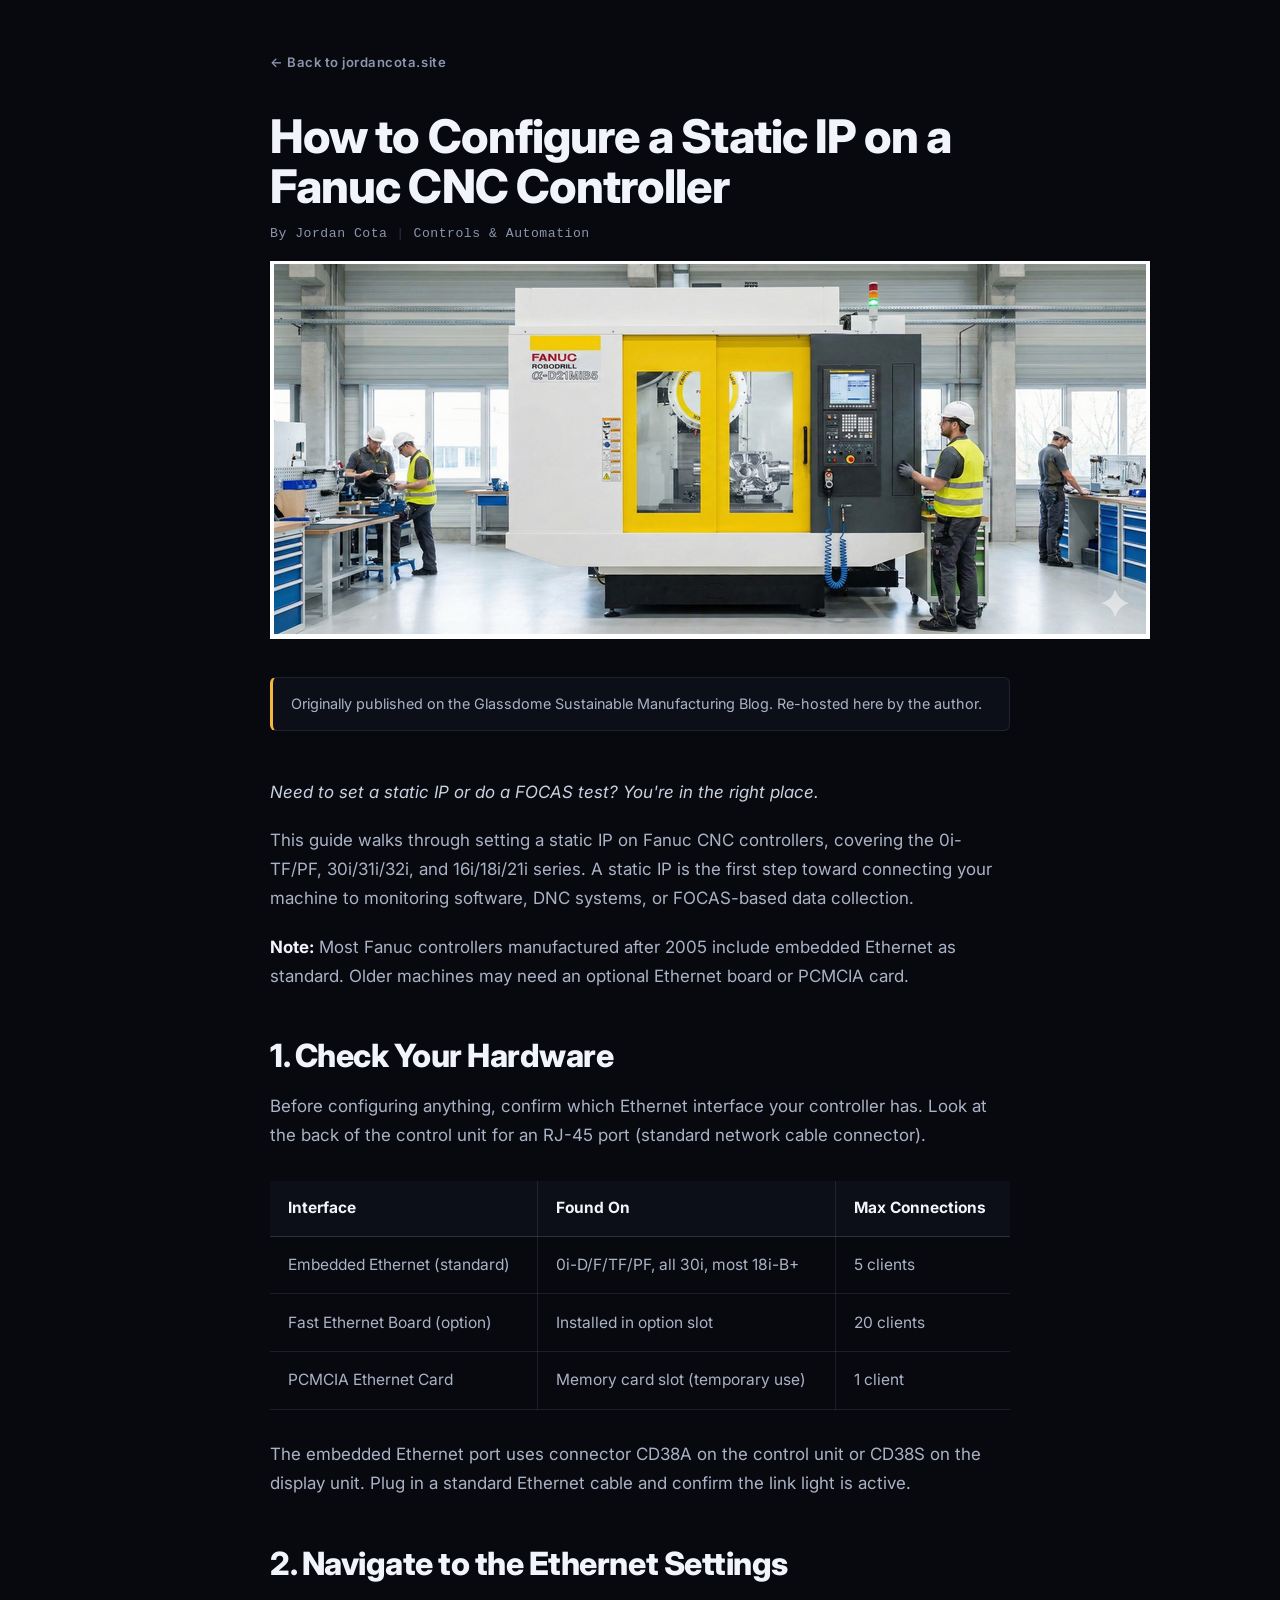
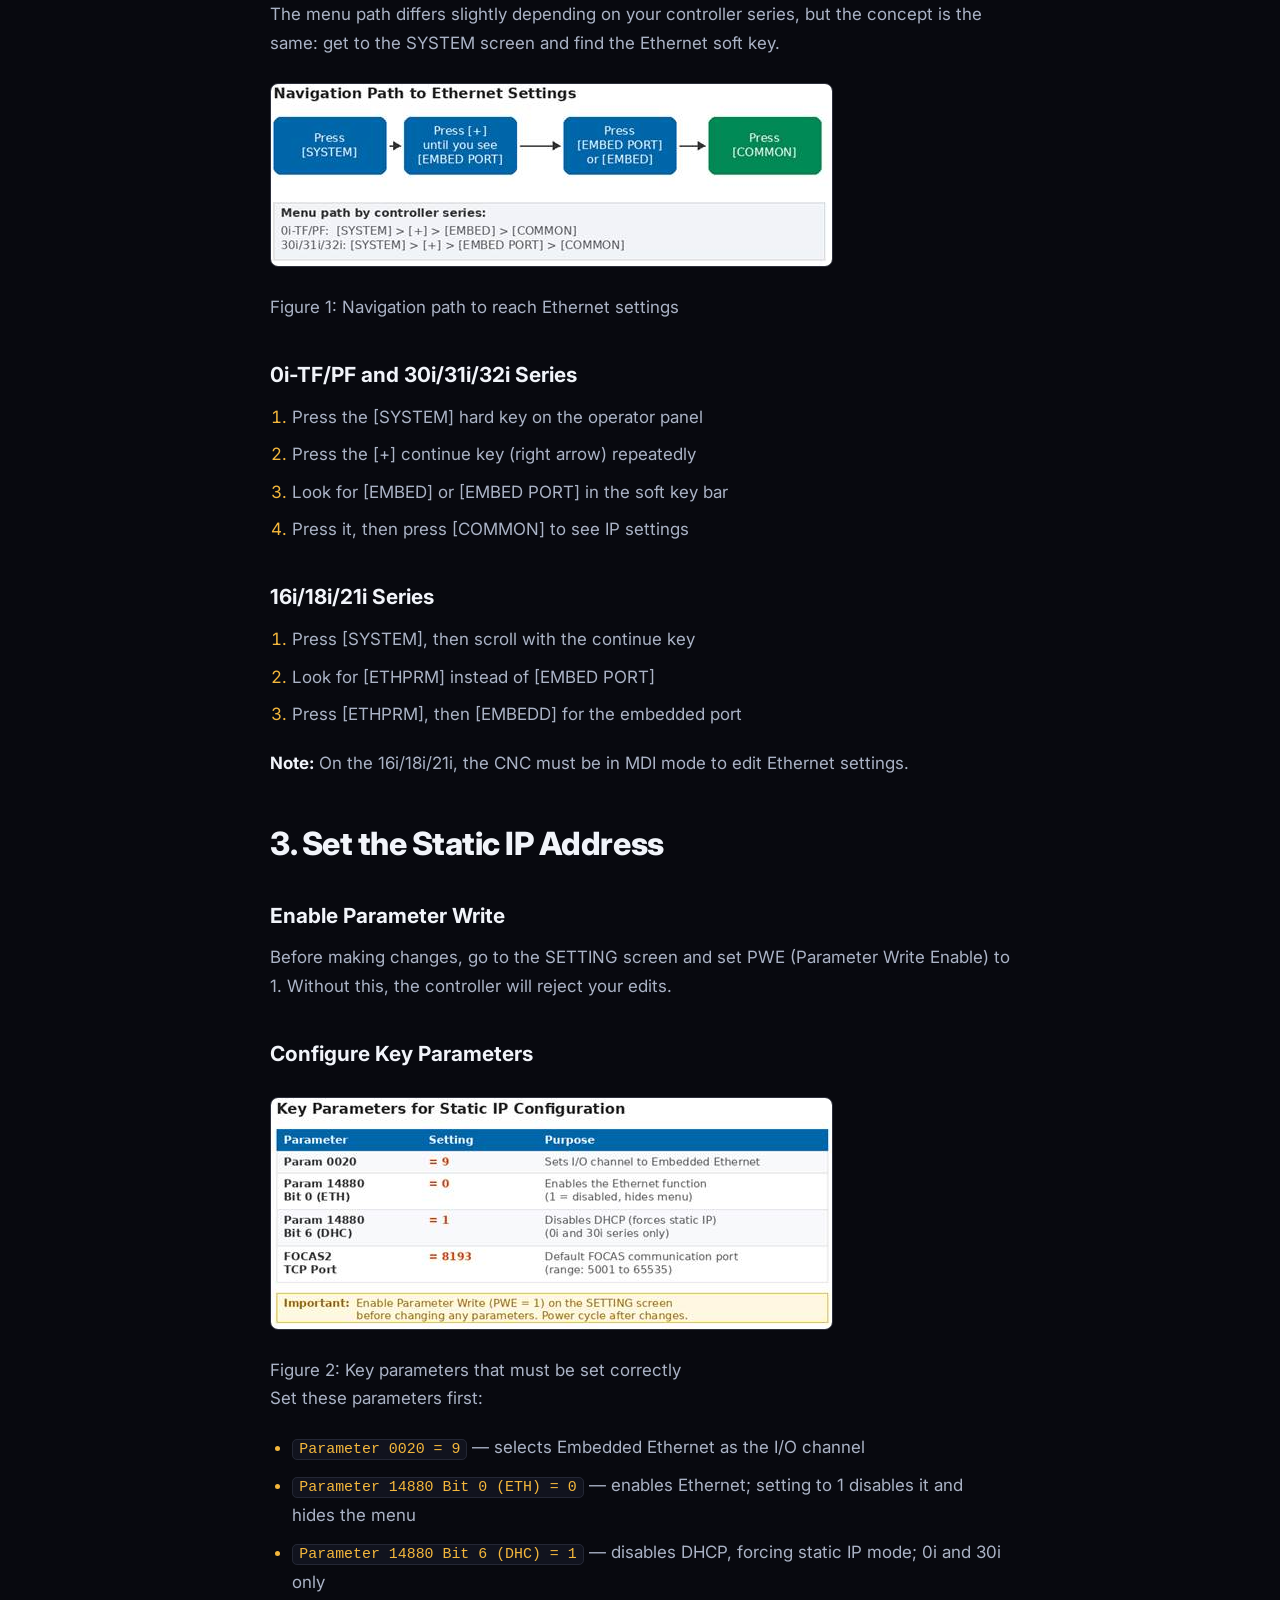
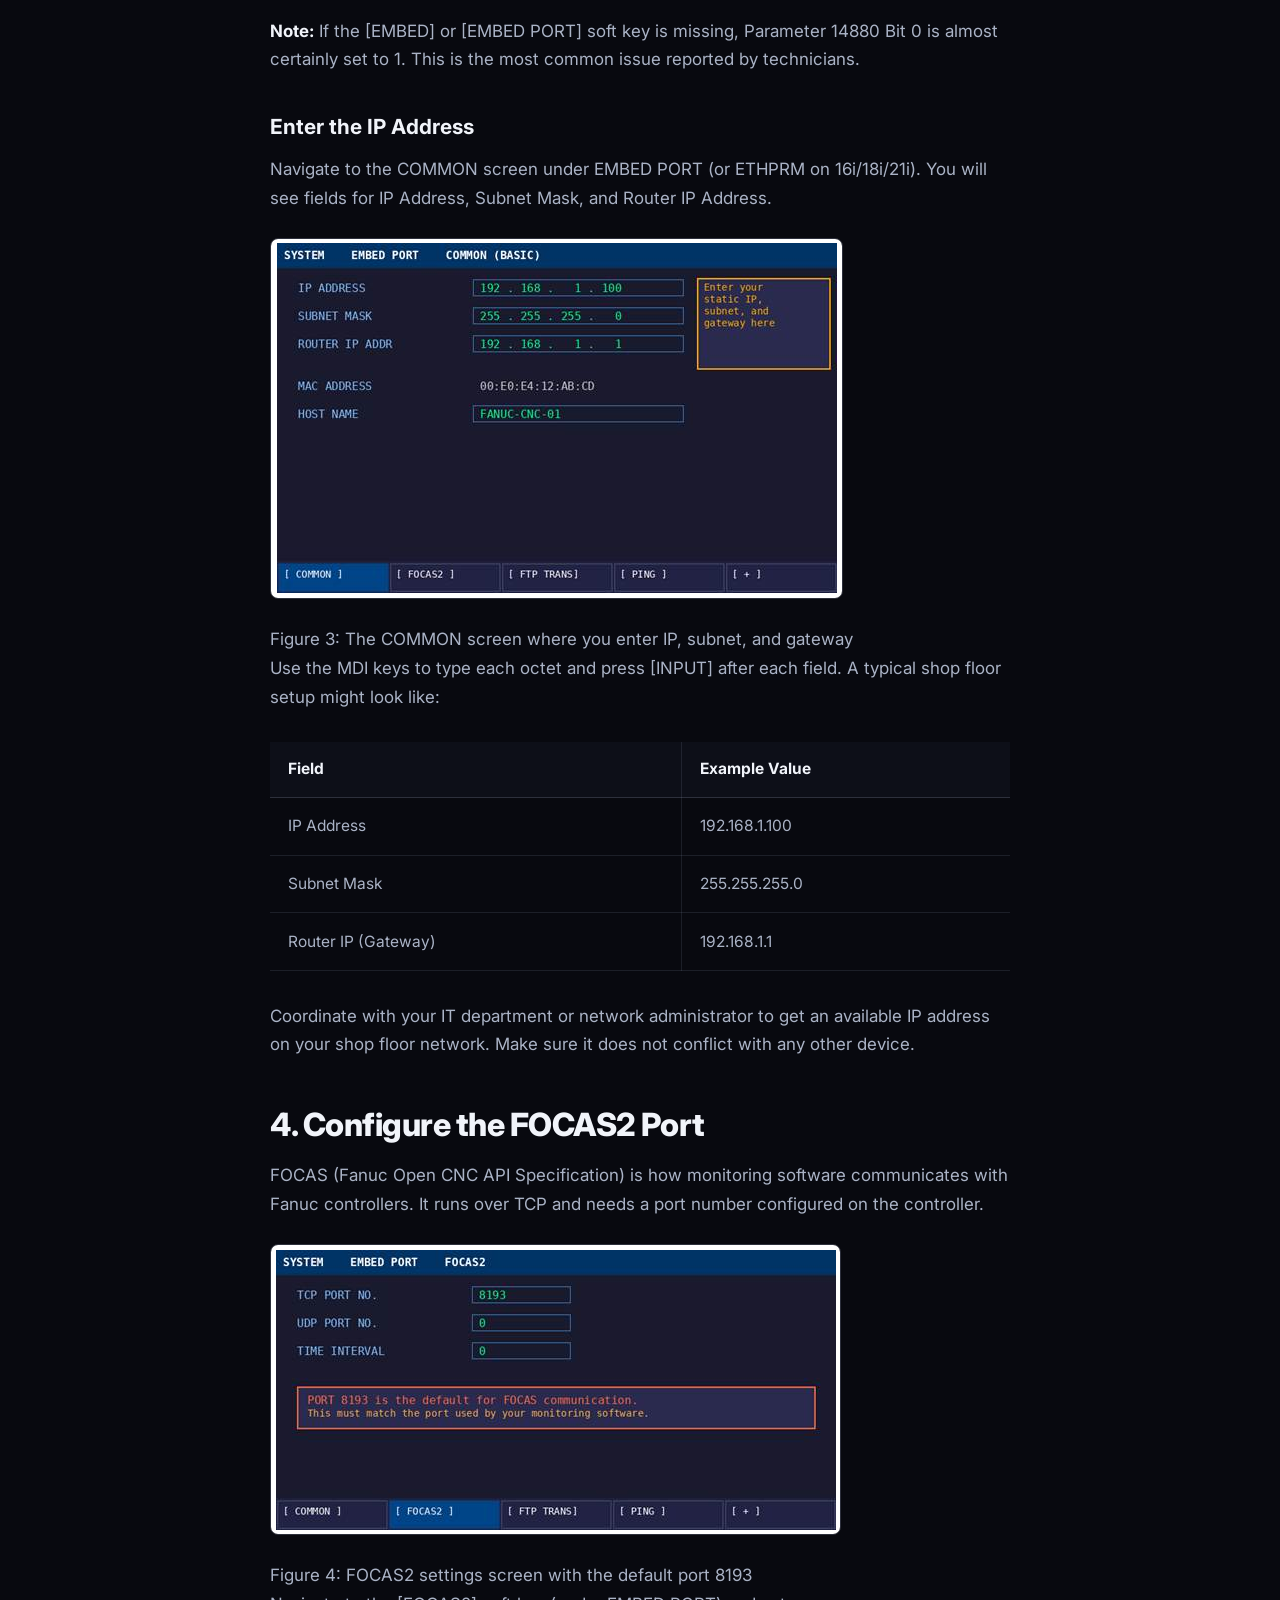
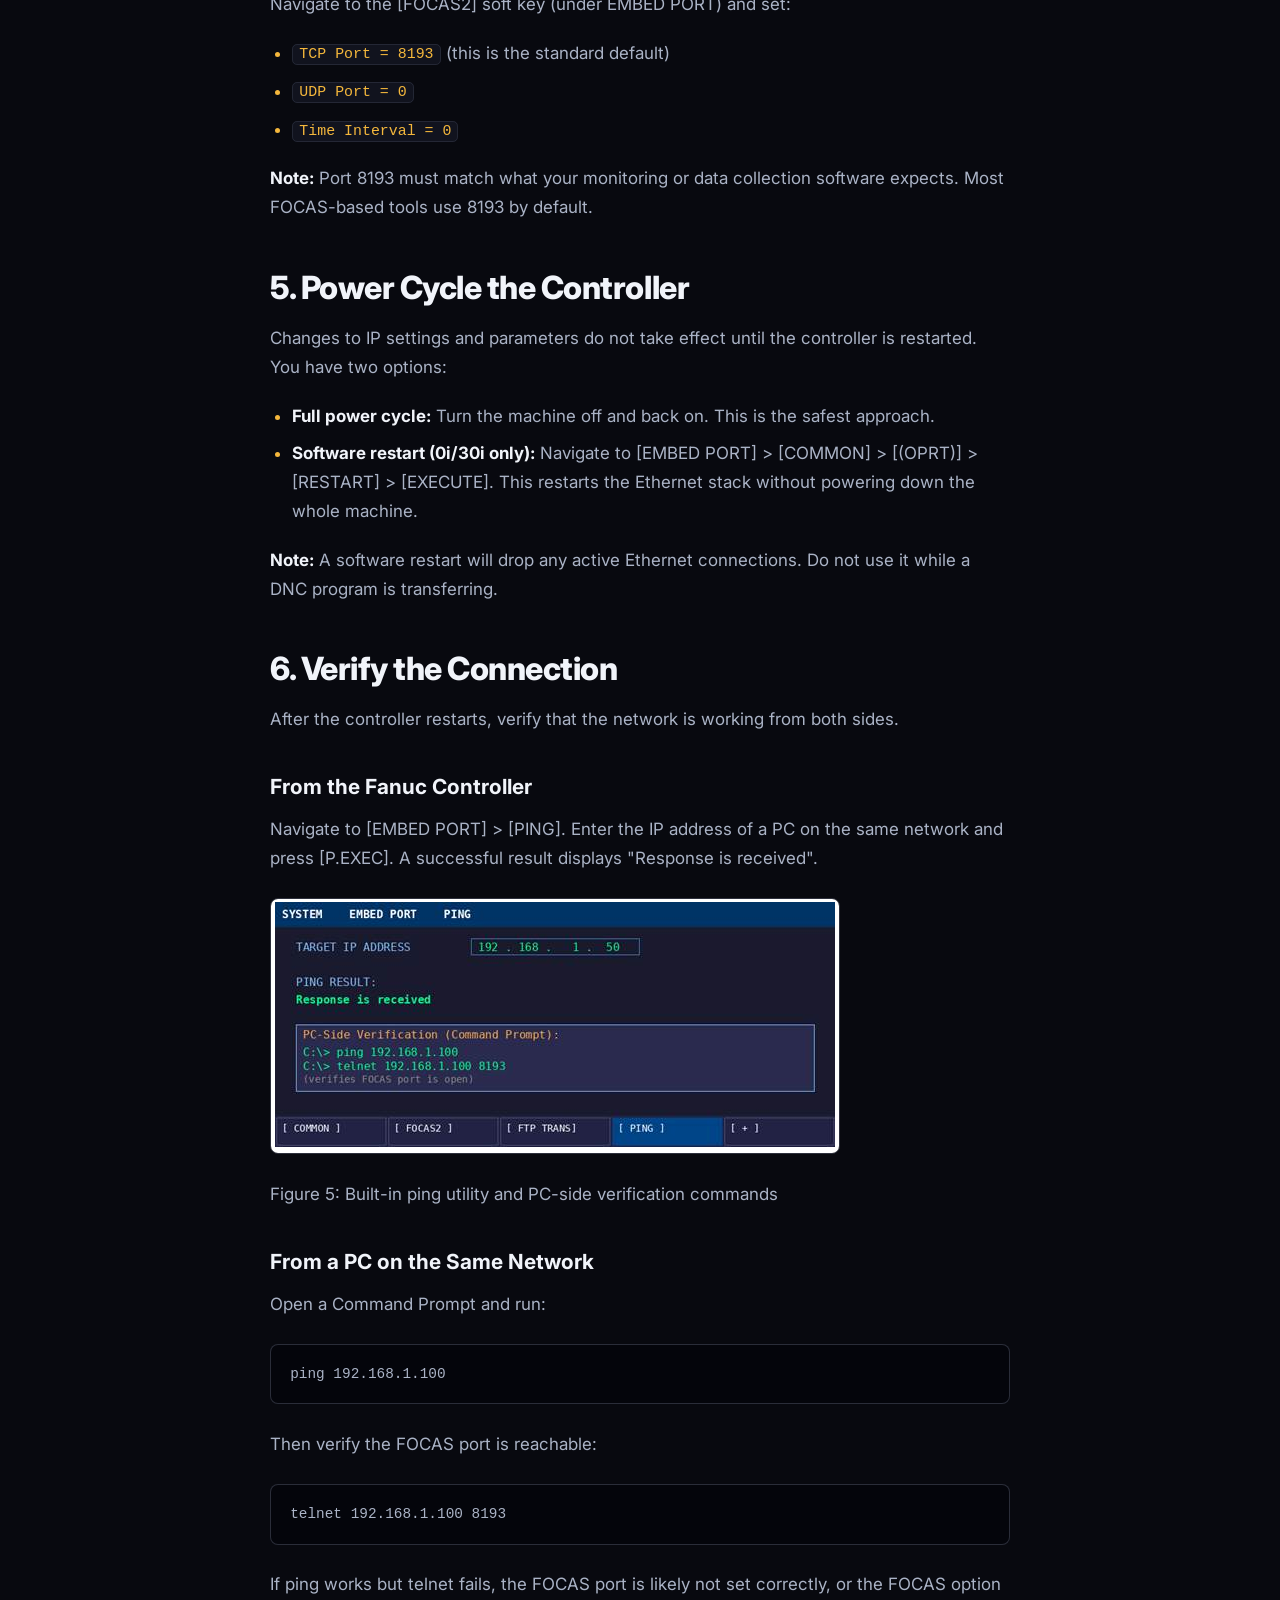
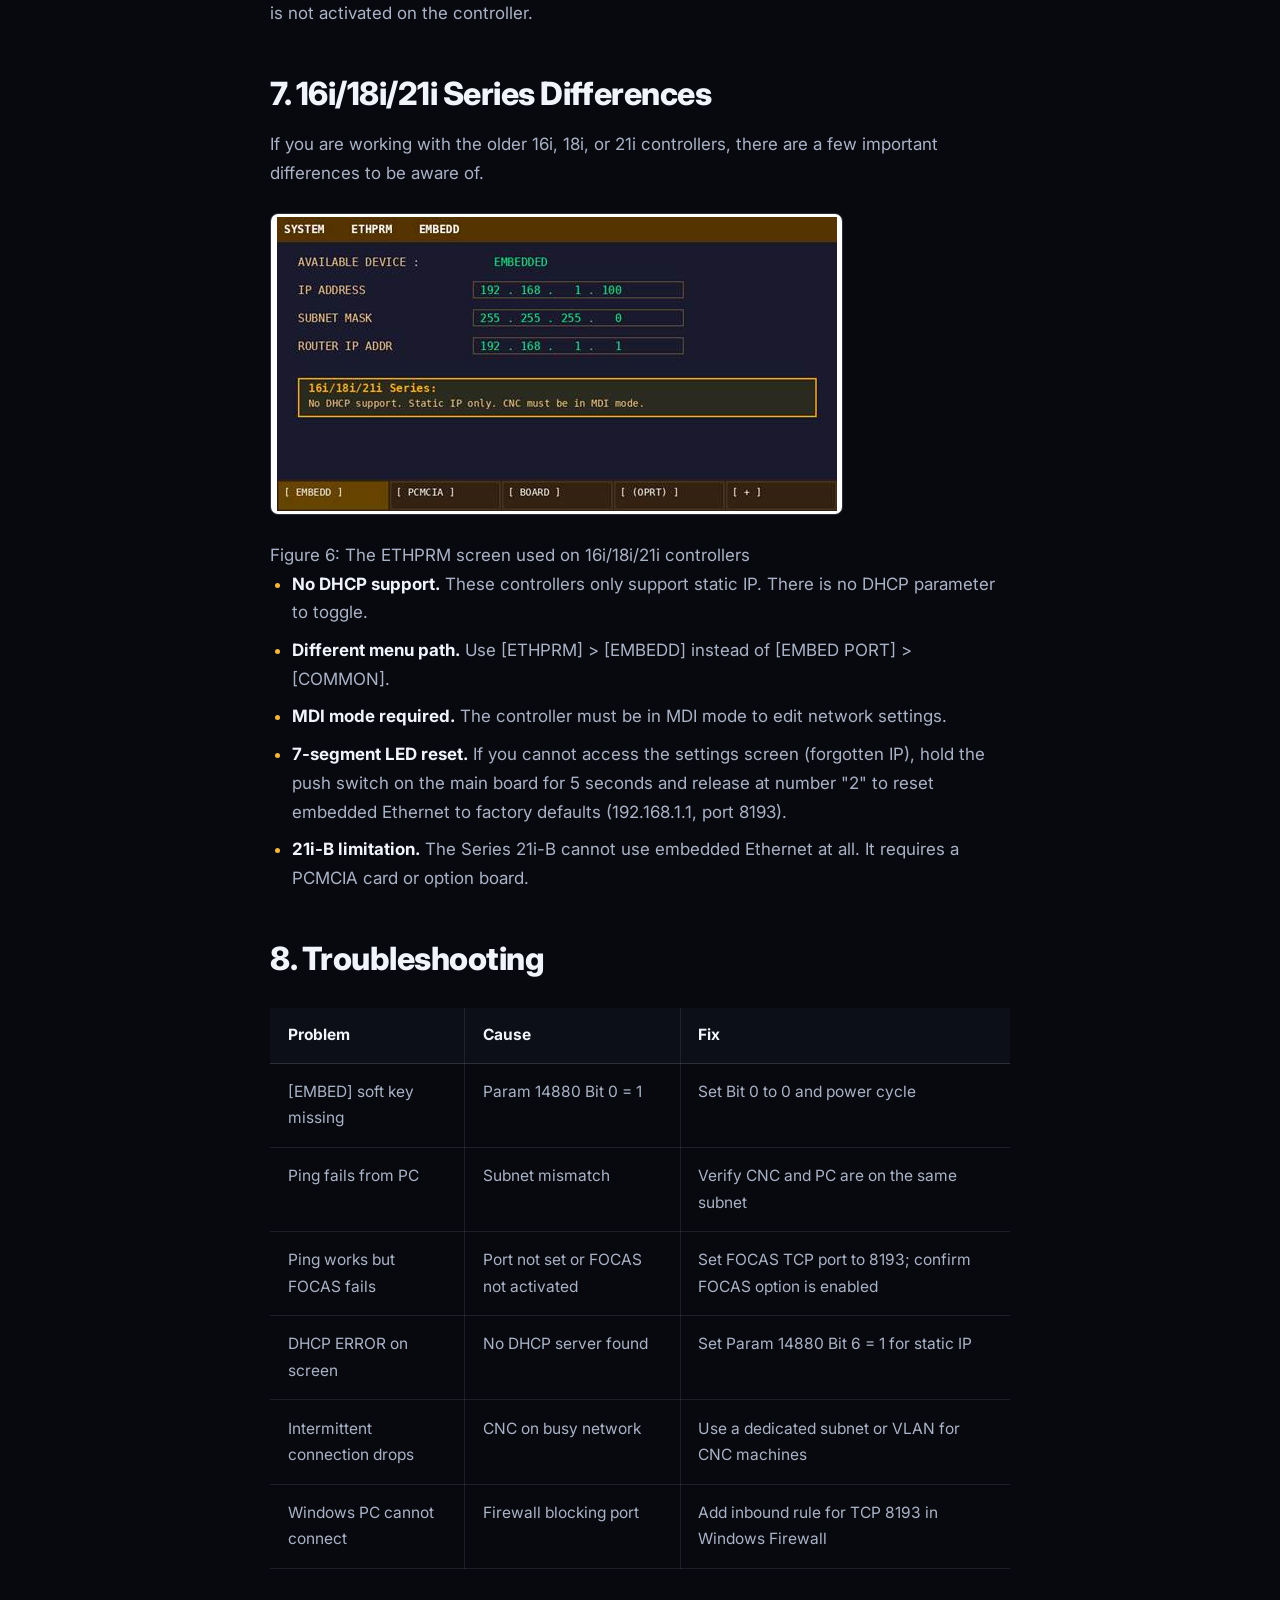
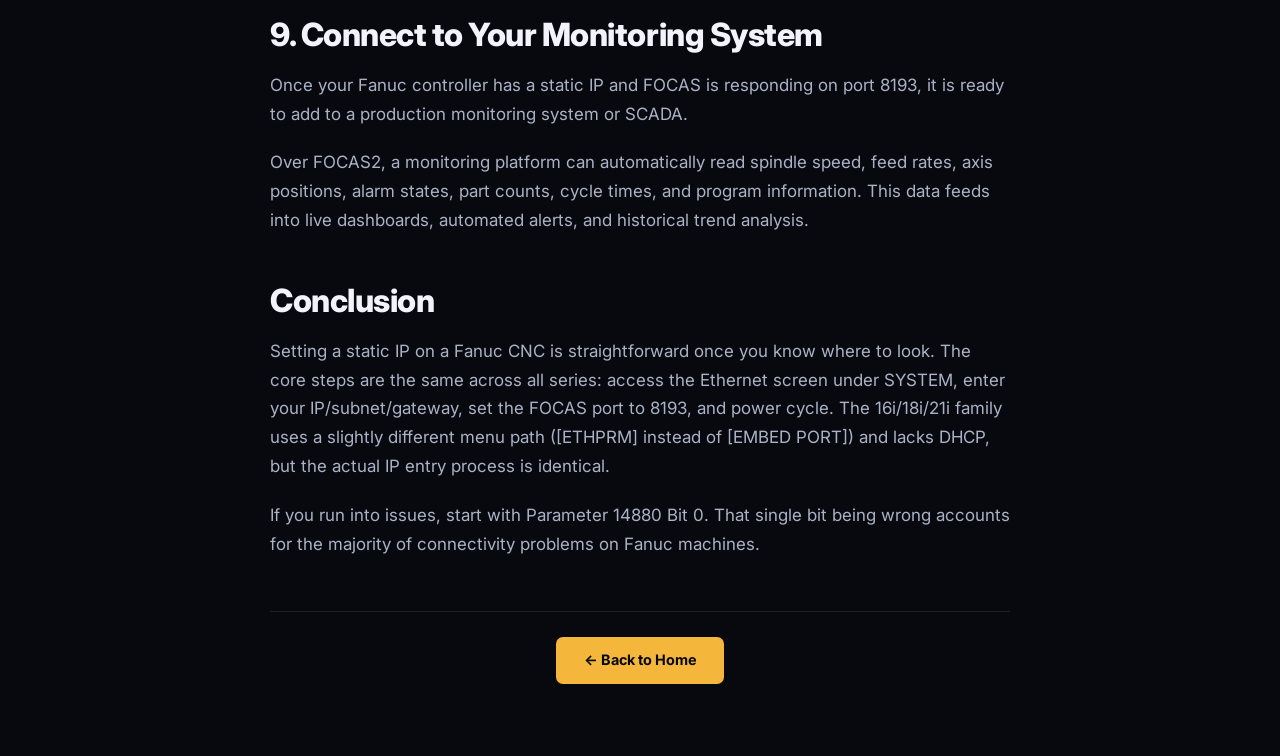
<file: articles/fanuc-static-ip.html>
<!DOCTYPE html>
<html lang="en">
<head>
    <meta charset="UTF-8">
    <meta name="viewport" content="width=device-width, initial-scale=1.0">
    <title>How to Configure a Static IP on a Fanuc CNC Controller | Jordan Cota</title>
    <link rel="icon" href="data:image/svg+xml,<svg xmlns='http://www.w3.org/2000/svg' viewBox='0 0 100 100'><text y='.9em' font-size='90'>&#127949;</text></svg>">
    <link rel="preconnect" href="https://fonts.googleapis.com">
    <link rel="preconnect" href="https://fonts.gstatic.com" crossorigin>
    <link href="https://fonts.googleapis.com/css2?family=Inter:wght@400;500;600;700;800&display=swap" rel="stylesheet">
    <link rel="stylesheet" href="article.css">
</head>
<body>
    <div class="stars">
        <div class="stars-layer" id="stars1"></div>
        <div class="stars-layer" id="stars2"></div>
        <div class="stars-layer" id="stars3"></div>
    </div>

    <article class="article-container">
        <nav class="top-nav">
            <a href="../index.html">&#8592; Back to jordancota.site</a>
        </nav>

        <header class="article-header">
            <h1>How to Configure a Static IP on a Fanuc CNC Controller</h1>
            <p class="byline">By Jordan Cota<span class="sep">|</span>Controls &amp; Automation</p>
        </header>
        <img src="images/FanucTitleImage.png">
        <div class="source-note">
            Originally published on the Glassdome Sustainable Manufacturing Blog. Re-hosted here by the author.
        </div>

        <!-- =====================================================================
             PASTE YOUR ARTICLE BELOW.
             Just replace everything between this comment and the closing
             </div> with your article text. Use these tags as you go:

               <p>A normal paragraph.</p>
               <h2>A major section heading</h2>
               <h3>A smaller sub-heading</h3>
               <ul><li>bullet</li><li>another bullet</li></ul>
               <ol><li>step one</li><li>step two</li></ol>
               <pre><code>command or code block, line breaks preserved</code></pre>
               <img src="images/your-screenshot.png" alt="describe the image">
                  ^ put article images in /articles/images/ and reference them like that
               <table><tr><th>Param</th><th>Value</th></tr>
                      <tr><td>...</td><td>...</td></tr></table>

             Everything is already styled to match the site.
             ===================================================================== -->
        <div class="article-body">

            <p><em>Need to set a static IP or do a FOCAS test? You're in the right place.</em></p>
            <p>This guide walks through setting a static IP on Fanuc CNC controllers, covering the 0i-TF/PF, 30i/31i/32i, and 16i/18i/21i series. A static IP is the first step toward connecting your machine to monitoring software, DNC systems, or FOCAS-based data collection.</p>
            <p><strong>Note:</strong> Most Fanuc controllers manufactured after 2005 include embedded Ethernet as standard. Older machines may need an optional Ethernet board or PCMCIA card.</p>

            <h2>1. Check Your Hardware</h2>
            <p>Before configuring anything, confirm which Ethernet interface your controller has. Look at the back of the control unit for an RJ-45 port (standard network cable connector).</p>
            <table>
                <tr><th>Interface</th><th>Found On</th><th>Max Connections</th></tr>
                <tr><td>Embedded Ethernet (standard)</td><td>0i-D/F/TF/PF, all 30i, most 18i-B+</td><td>5 clients</td></tr>
                <tr><td>Fast Ethernet Board (option)</td><td>Installed in option slot</td><td>20 clients</td></tr>
                <tr><td>PCMCIA Ethernet Card</td><td>Memory card slot (temporary use)</td><td>1 client</td></tr>
            </table>
            <p>The embedded Ethernet port uses connector CD38A on the control unit or CD38S on the display unit. Plug in a standard Ethernet cable and confirm the link light is active.</p>

            <h2>2. Navigate to the Ethernet Settings</h2>
            <p>The menu path differs slightly depending on your controller series, but the concept is the same: get to the SYSTEM screen and find the Ethernet soft key.</p>
                <img src="images/Navigateto.png" alt="Navigation path to Ethernet settings">
                <figcaption>Figure 1: Navigation path to reach Ethernet settings</figcaption>
            <h3>0i-TF/PF and 30i/31i/32i Series</h3>
            <ol>
                <li>Press the [SYSTEM] hard key on the operator panel</li>
                <li>Press the [+] continue key (right arrow) repeatedly</li>
                <li>Look for [EMBED] or [EMBED PORT] in the soft key bar</li>
                <li>Press it, then press [COMMON] to see IP settings</li>
            </ol>
            <h3>16i/18i/21i Series</h3>
            <ol>
                <li>Press [SYSTEM], then scroll with the continue key</li>
                <li>Look for [ETHPRM] instead of [EMBED PORT]</li>
                <li>Press [ETHPRM], then [EMBEDD] for the embedded port</li>
            </ol>
            <p><strong>Note:</strong> On the 16i/18i/21i, the CNC must be in MDI mode to edit Ethernet settings.</p>

            <h2>3. Set the Static IP Address</h2>
            <h3>Enable Parameter Write</h3>
            <p>Before making changes, go to the SETTING screen and set PWE (Parameter Write Enable) to 1. Without this, the controller will reject your edits.</p>
            <h3>Configure Key Parameters</h3>
            <img src="images/ConfigKeyPara.png" alt="Navigation path to Ethernet settings">
            <figcaption>Figure 2: Key parameters that must be set correctly</figcaption>
            <p>Set these parameters first:</p>
            <ul>
                <li><code>Parameter 0020 = 9</code> &mdash; selects Embedded Ethernet as the I/O channel</li>
                <li><code>Parameter 14880 Bit 0 (ETH) = 0</code> &mdash; enables Ethernet; setting to 1 disables it and hides the menu</li>
                <li><code>Parameter 14880 Bit 6 (DHC) = 1</code> &mdash; disables DHCP, forcing static IP mode; 0i and 30i only</li>
            </ul>
            <p><strong>Note:</strong> If the [EMBED] or [EMBED PORT] soft key is missing, Parameter 14880 Bit 0 is almost certainly set to 1. This is the most common issue reported by technicians.</p>
            <h3>Enter the IP Address</h3>
            <p>Navigate to the COMMON screen under EMBED PORT (or ETHPRM on 16i/18i/21i). You will see fields for IP Address, Subnet Mask, and Router IP Address.</p>
            <img src="images/EnterIP.png" alt="Navigation path to Ethernet settings">
             <figcaption>Figure 3: The COMMON screen where you enter IP, subnet, and gateway</figcaption>
            <p>Use the MDI keys to type each octet and press [INPUT] after each field. A typical shop floor setup might look like:</p>
            <table>
                <tr><th>Field</th><th>Example Value</th></tr>
                <tr><td>IP Address</td><td>192.168.1.100</td></tr>
                <tr><td>Subnet Mask</td><td>255.255.255.0</td></tr>
                <tr><td>Router IP (Gateway)</td><td>192.168.1.1</td></tr>
            </table>
            <p>Coordinate with your IT department or network administrator to get an available IP address on your shop floor network. Make sure it does not conflict with any other device.</p>

            <h2>4. Configure the FOCAS2 Port</h2>
            <p>FOCAS (Fanuc Open CNC API Specification) is how monitoring software communicates with Fanuc controllers. It runs over TCP and needs a port number configured on the controller.</p>
            <img src="images/FOCAS2Port.png" alt="Navigation path to Ethernet settings">
            <figcaption>Figure 4: FOCAS2 settings screen with the default port 8193</figcaption>
            <p>Navigate to the [FOCAS2] soft key (under EMBED PORT) and set:</p>
            <ul>
                <li><code>TCP Port = 8193</code> (this is the standard default)</li>
                <li><code>UDP Port = 0</code></li>
                <li><code>Time Interval = 0</code></li>
            </ul>
            <p><strong>Note:</strong> Port 8193 must match what your monitoring or data collection software expects. Most FOCAS-based tools use 8193 by default.</p>

            <h2>5. Power Cycle the Controller</h2>
            <p>Changes to IP settings and parameters do not take effect until the controller is restarted. You have two options:</p>
            <ul>
                <li><strong>Full power cycle:</strong> Turn the machine off and back on. This is the safest approach.</li>
                <li><strong>Software restart (0i/30i only):</strong> Navigate to [EMBED PORT] &gt; [COMMON] &gt; [(OPRT)] &gt; [RESTART] &gt; [EXECUTE]. This restarts the Ethernet stack without powering down the whole machine.</li>
            </ul>
            <p><strong>Note:</strong> A software restart will drop any active Ethernet connections. Do not use it while a DNC program is transferring.</p>

            <h2>6. Verify the Connection</h2>
            <p>After the controller restarts, verify that the network is working from both sides.</p>
            <h3>From the Fanuc Controller</h3>
            <p>Navigate to [EMBED PORT] &gt; [PING]. Enter the IP address of a PC on the same network and press [P.EXEC]. A successful result displays "Response is received".</p>
            <img src="images/VerifyConnection.png" alt="Navigation path to Ethernet settings">
                <figcaption>Figure 5: Built-in ping utility and PC-side verification commands</figcaption>
            <h3>From a PC on the Same Network</h3>
            <p>Open a Command Prompt and run:</p>
            <pre><code>ping 192.168.1.100</code></pre>
            <p>Then verify the FOCAS port is reachable:</p>
            <pre><code>telnet 192.168.1.100 8193</code></pre>
            <p>If ping works but telnet fails, the FOCAS port is likely not set correctly, or the FOCAS option is not activated on the controller.</p>

            <h2>7. 16i/18i/21i Series Differences</h2>
            <p>If you are working with the older 16i, 18i, or 21i controllers, there are a few important differences to be aware of.</p>
            <img src="images/Series_Diff.png" alt="Navigation path to Ethernet settings">
                <figcaption>Figure 6: The ETHPRM screen used on 16i/18i/21i controllers</figcaption>
            <ul>
                <li><strong>No DHCP support.</strong> These controllers only support static IP. There is no DHCP parameter to toggle.</li>
                <li><strong>Different menu path.</strong> Use [ETHPRM] &gt; [EMBEDD] instead of [EMBED PORT] &gt; [COMMON].</li>
                <li><strong>MDI mode required.</strong> The controller must be in MDI mode to edit network settings.</li>
                <li><strong>7-segment LED reset.</strong> If you cannot access the settings screen (forgotten IP), hold the push switch on the main board for 5 seconds and release at number "2" to reset embedded Ethernet to factory defaults (192.168.1.1, port 8193).</li>
                <li><strong>21i-B limitation.</strong> The Series 21i-B cannot use embedded Ethernet at all. It requires a PCMCIA card or option board.</li>
            </ul>

            <h2>8. Troubleshooting</h2>
            <table>
                <tr><th>Problem</th><th>Cause</th><th>Fix</th></tr>
                <tr><td>[EMBED] soft key missing</td><td>Param 14880 Bit 0 = 1</td><td>Set Bit 0 to 0 and power cycle</td></tr>
                <tr><td>Ping fails from PC</td><td>Subnet mismatch</td><td>Verify CNC and PC are on the same subnet</td></tr>
                <tr><td>Ping works but FOCAS fails</td><td>Port not set or FOCAS not activated</td><td>Set FOCAS TCP port to 8193; confirm FOCAS option is enabled</td></tr>
                <tr><td>DHCP ERROR on screen</td><td>No DHCP server found</td><td>Set Param 14880 Bit 6 = 1 for static IP</td></tr>
                <tr><td>Intermittent connection drops</td><td>CNC on busy network</td><td>Use a dedicated subnet or VLAN for CNC machines</td></tr>
                <tr><td>Windows PC cannot connect</td><td>Firewall blocking port</td><td>Add inbound rule for TCP 8193 in Windows Firewall</td></tr>
            </table>

            <h2>9. Connect to Your Monitoring System</h2>
            <p>Once your Fanuc controller has a static IP and FOCAS is responding on port 8193, it is ready to add to a production monitoring system or SCADA.</p>
            <p>Over FOCAS2, a monitoring platform can automatically read spindle speed, feed rates, axis positions, alarm states, part counts, cycle times, and program information. This data feeds into live dashboards, automated alerts, and historical trend analysis.</p>

            <h2>Conclusion</h2>
            <p>Setting a static IP on a Fanuc CNC is straightforward once you know where to look. The core steps are the same across all series: access the Ethernet screen under SYSTEM, enter your IP/subnet/gateway, set the FOCAS port to 8193, and power cycle. The 16i/18i/21i family uses a slightly different menu path ([ETHPRM] instead of [EMBED PORT]) and lacks DHCP, but the actual IP entry process is identical.</p>
            <p>If you run into issues, start with Parameter 14880 Bit 0. That single bit being wrong accounts for the majority of connectivity problems on Fanuc machines.</p>

        </div>
        <!-- ===================== END OF ARTICLE CONTENT ====================== -->

        <footer class="article-footer">
            <a class="back-home" href="../index.html">&#8592; Back to Home</a>
        </footer>
    </article>
</body>
</html>
</file>
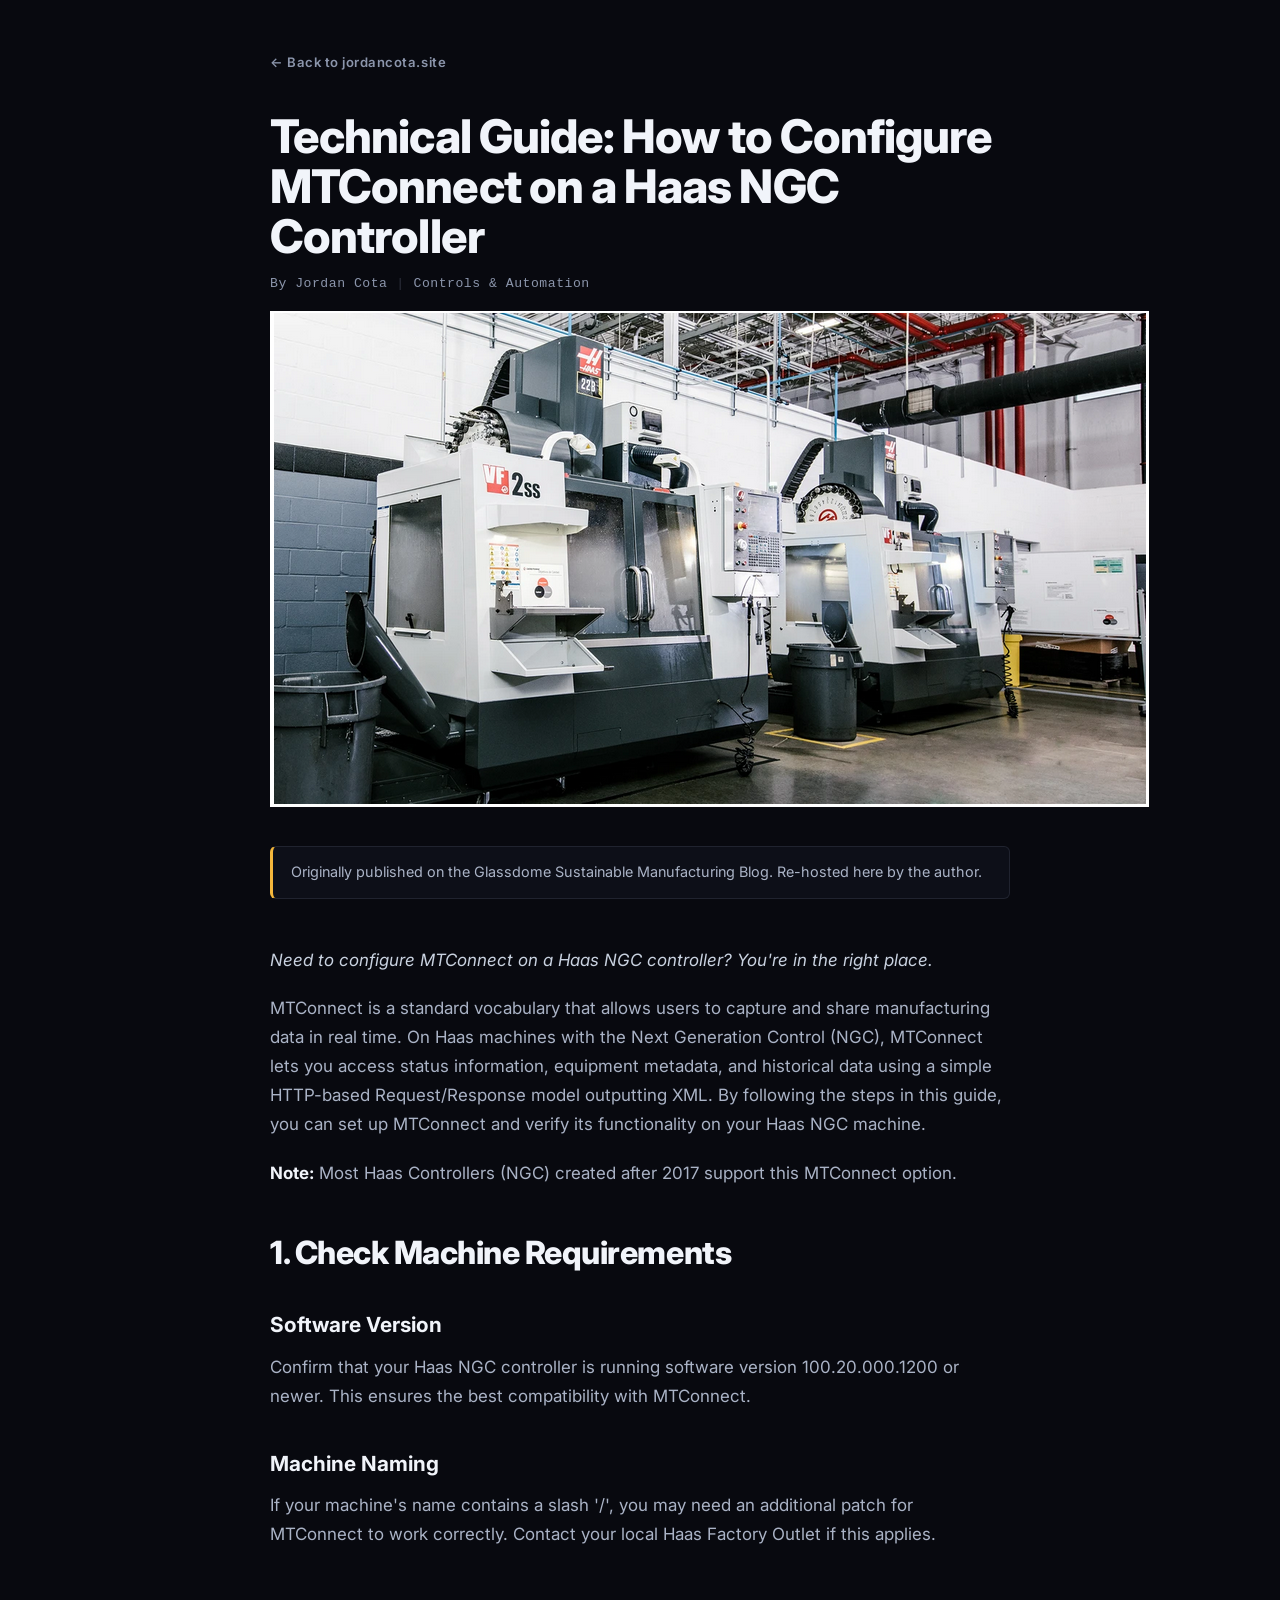
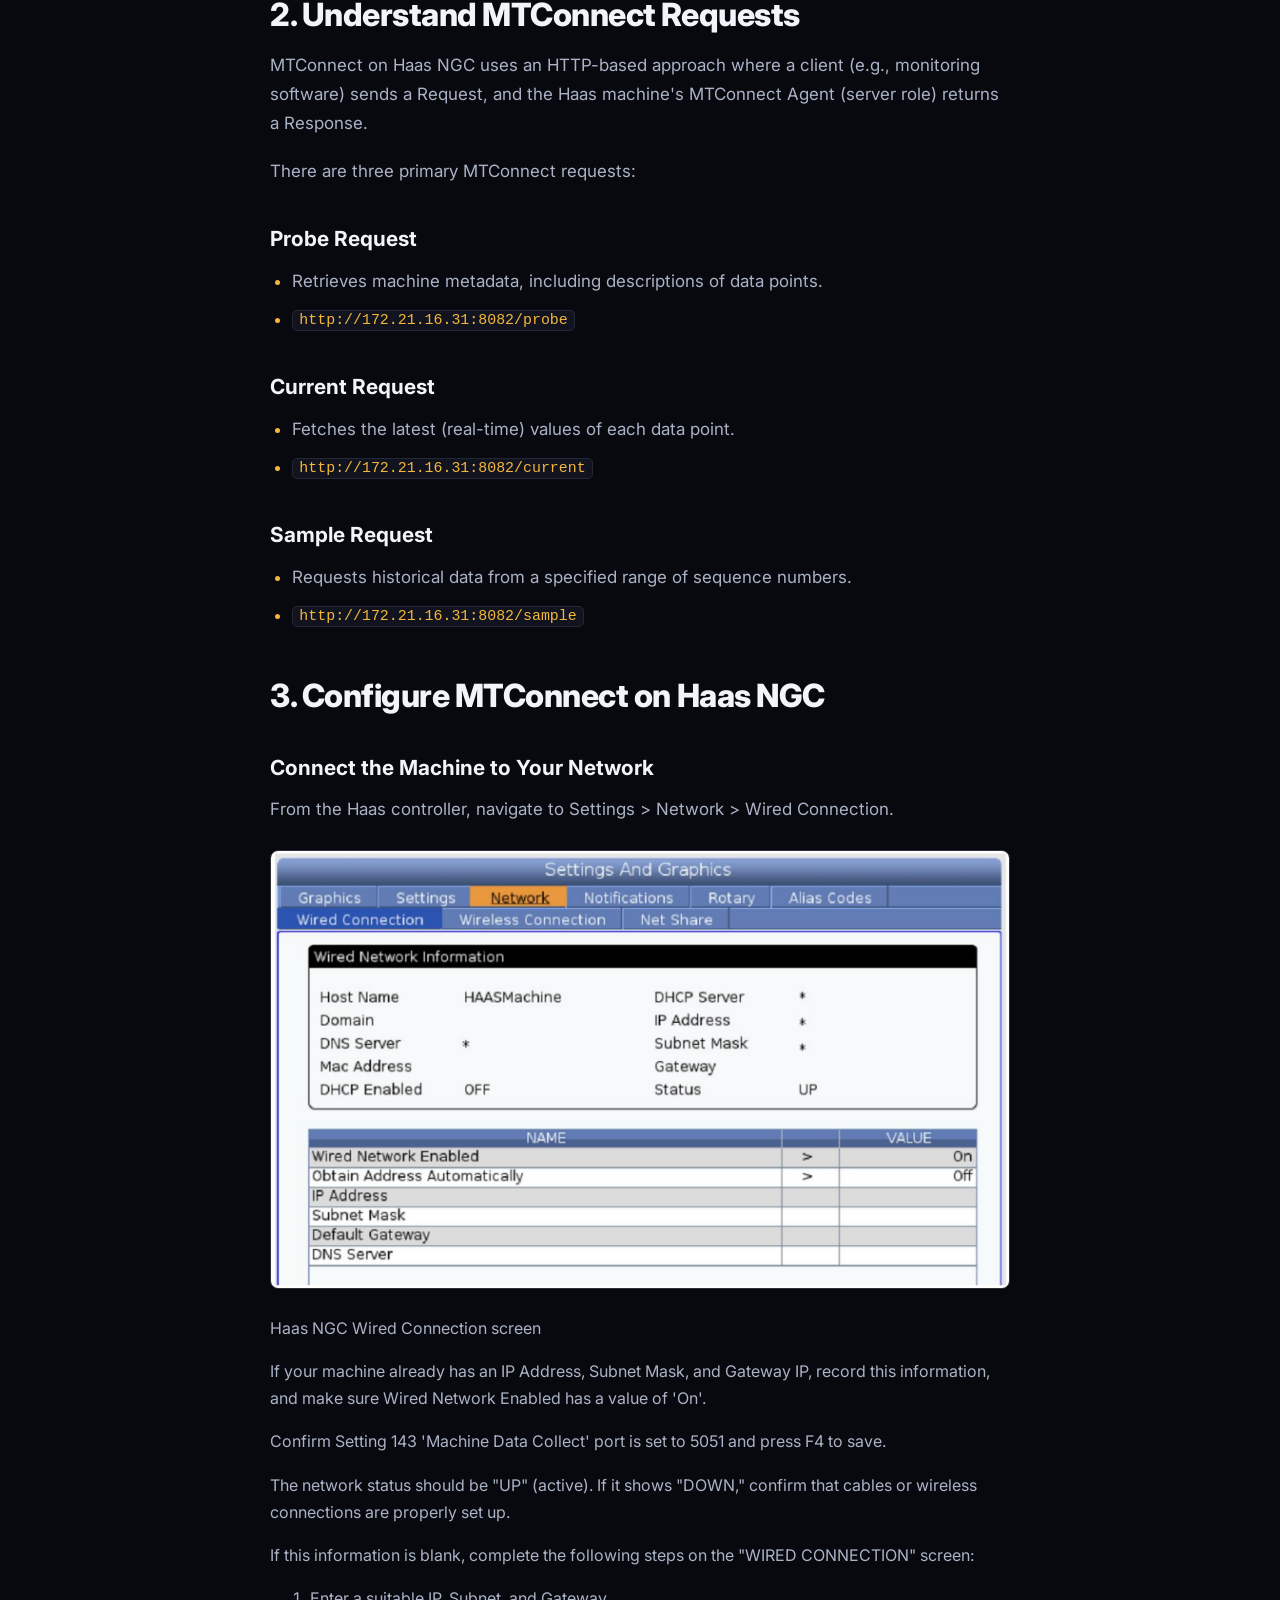
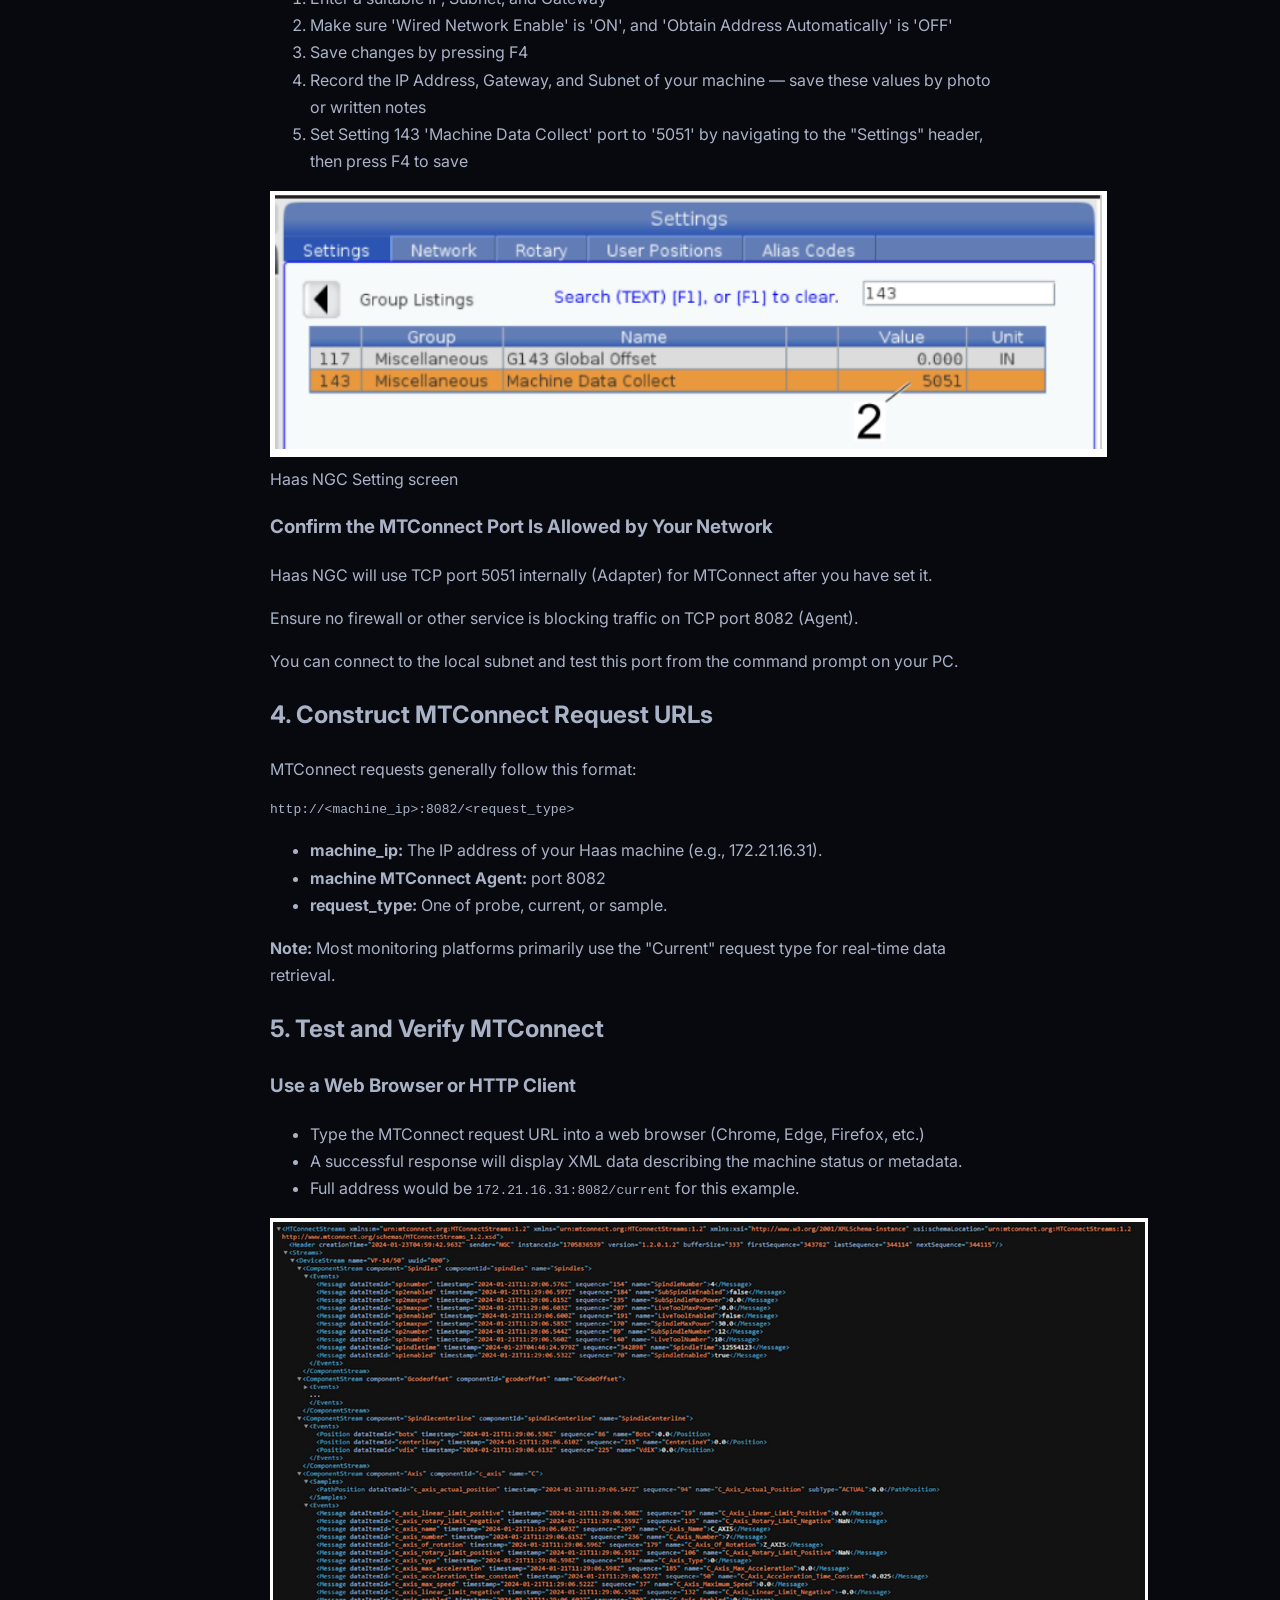
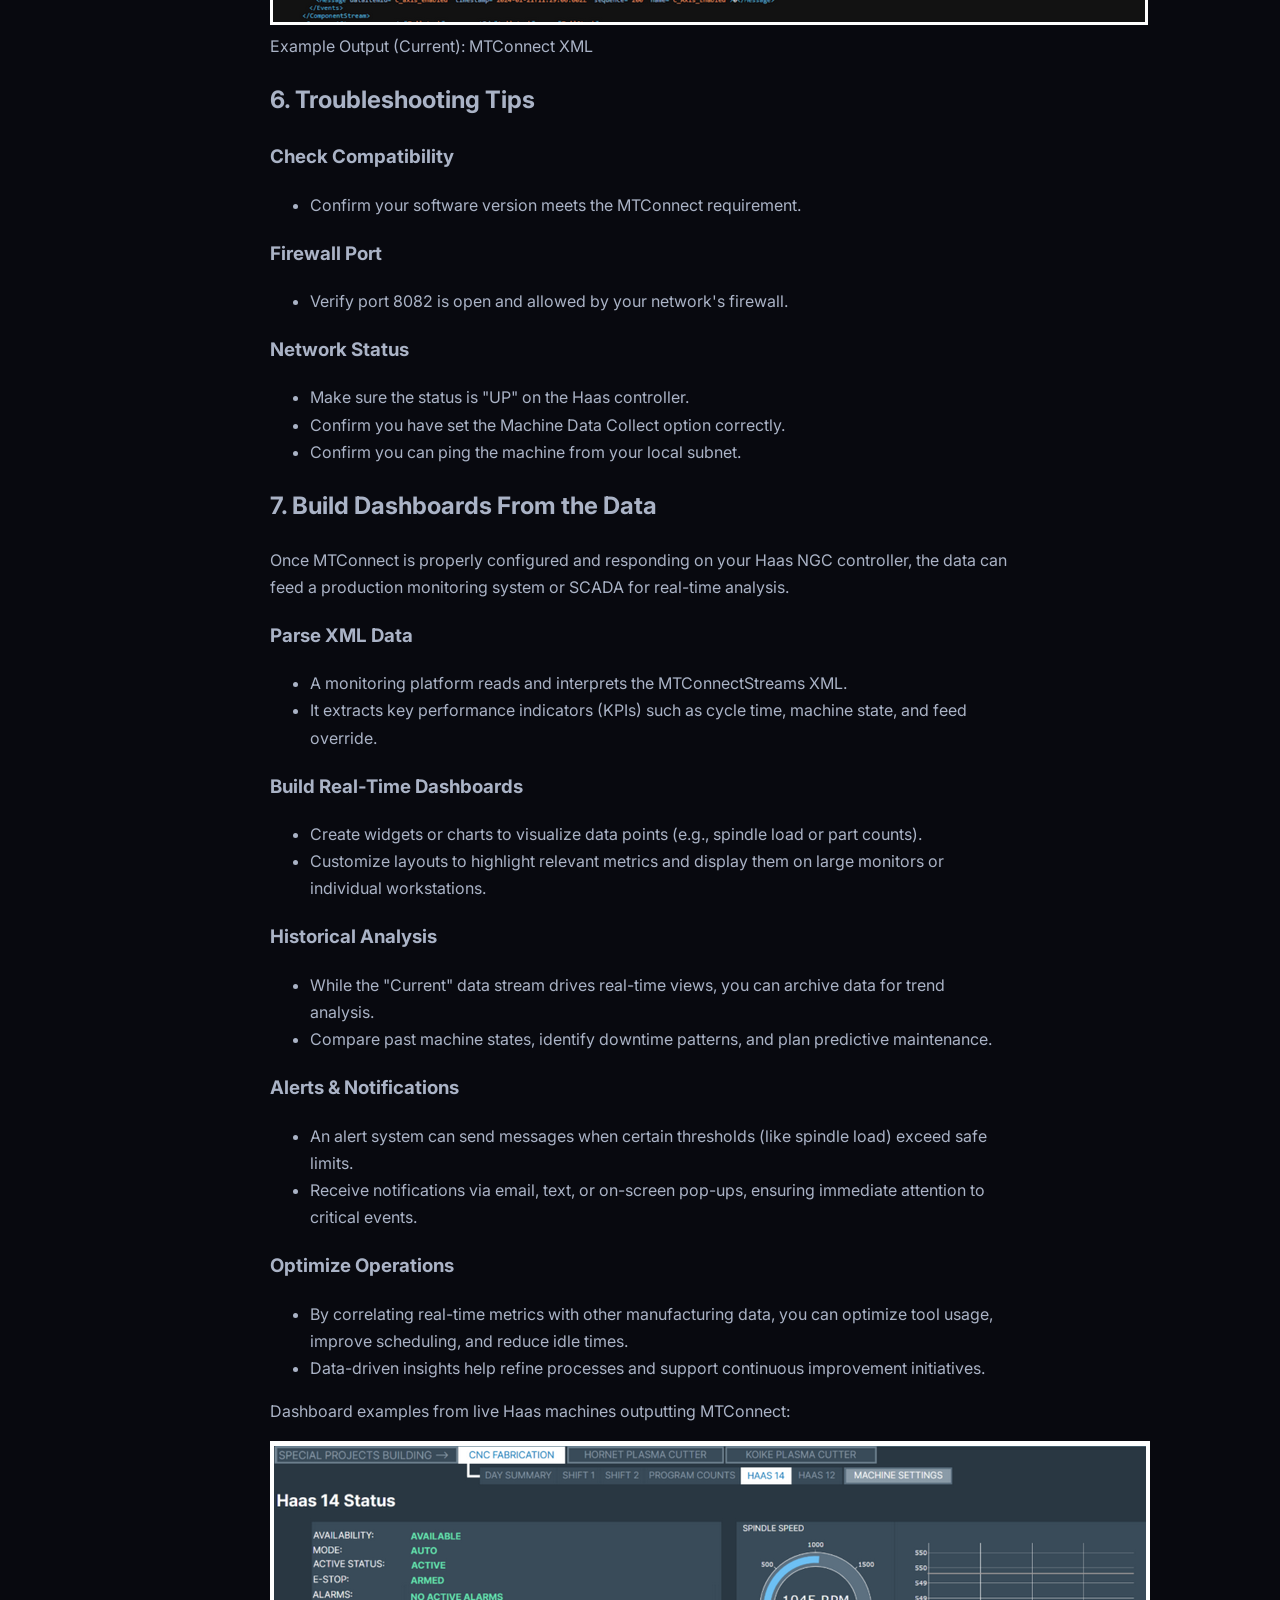
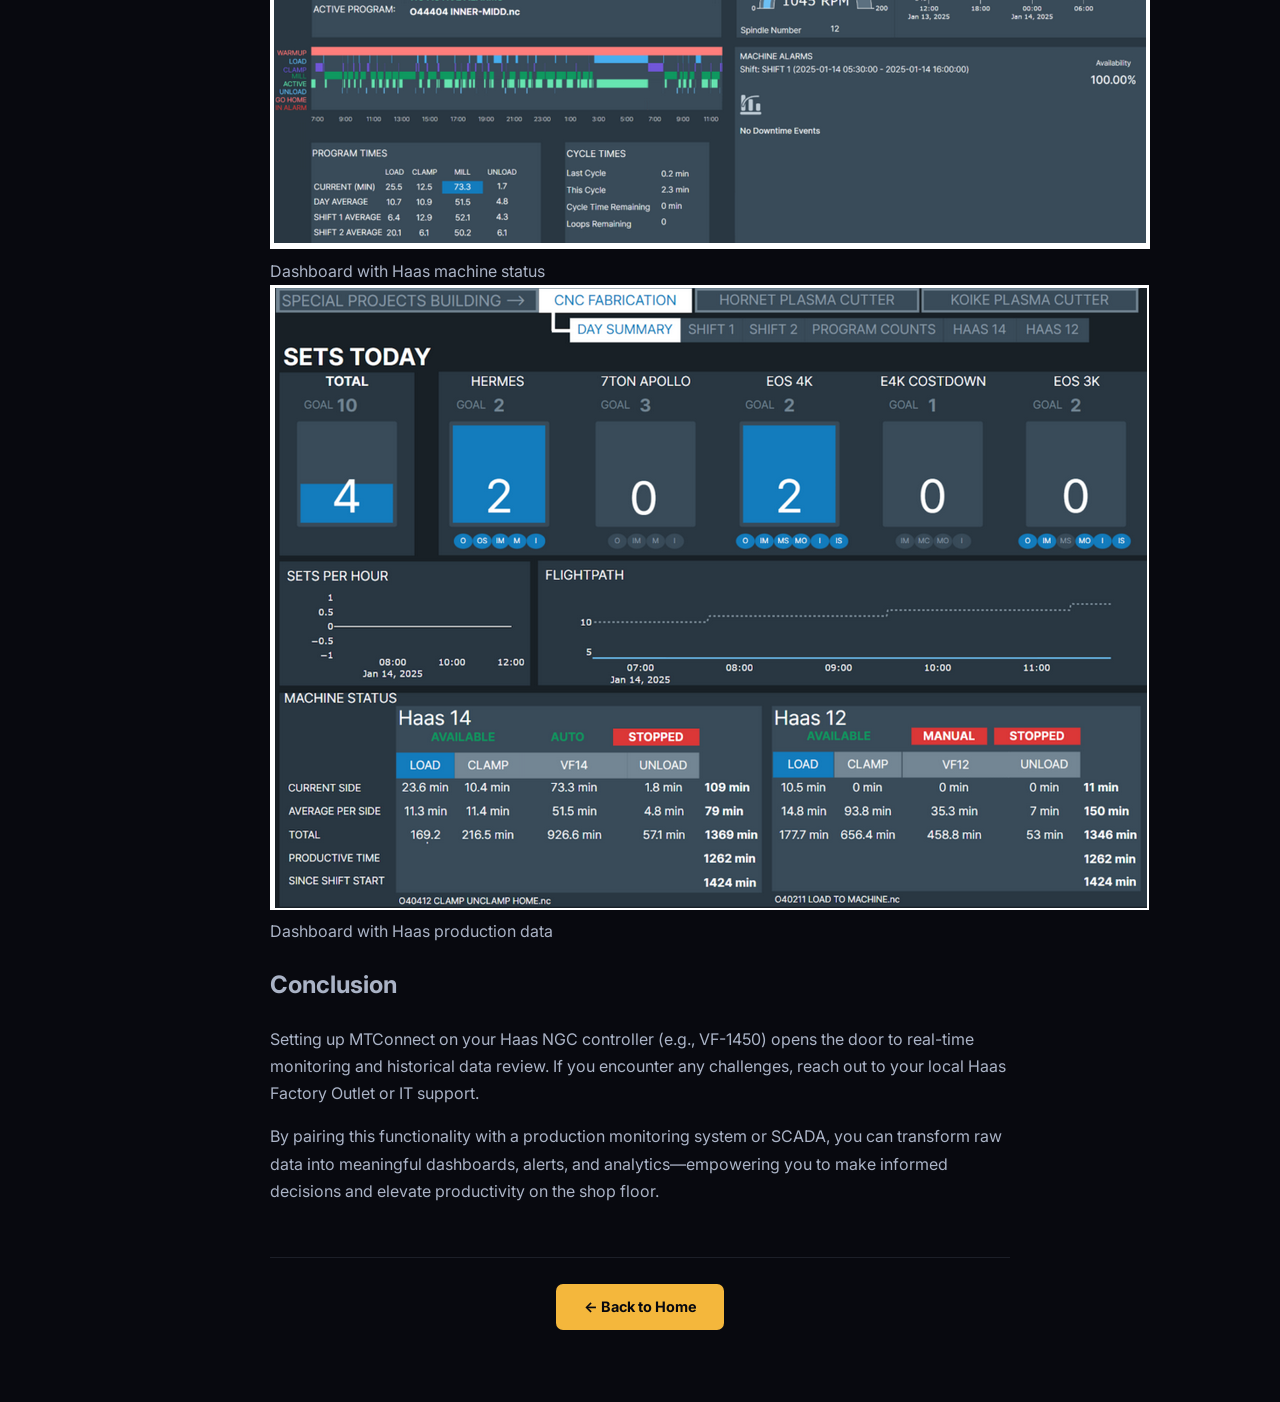
<file: articles/mtconnect-haas-ngc.html>
<!DOCTYPE html>
<html lang="en">
<head>
    <meta charset="UTF-8">
    <meta name="viewport" content="width=device-width, initial-scale=1.0">
    <title>How to Configure MTConnect on a Haas NGC Controller | Jordan Cota</title>
    <link rel="icon" href="data:image/svg+xml,<svg xmlns='http://www.w3.org/2000/svg' viewBox='0 0 100 100'><text y='.9em' font-size='90'>&#127949;</text></svg>">
    <link rel="preconnect" href="https://fonts.googleapis.com">
    <link rel="preconnect" href="https://fonts.gstatic.com" crossorigin>
    <link href="https://fonts.googleapis.com/css2?family=Inter:wght@400;500;600;700;800&display=swap" rel="stylesheet">
  <link rel="stylesheet" href="article.css">
</head>
<body>
    <div class="stars">
        <div class="stars-layer" id="stars1"></div>
        <div class="stars-layer" id="stars2"></div>
        <div class="stars-layer" id="stars3"></div>
    </div>

    <article class="article-container">
        <nav class="top-nav">
            <a href="../index.html">&#8592; Back to jordancota.site</a>
        </nav>

        <header class="article-header">
            <h1>Technical Guide: How to Configure MTConnect on a Haas NGC Controller</h1>
            <p class="byline">By Jordan Cota<span class="sep">|</span>Controls &amp; Automation</p>
        </header>
        <img src="images/Haas_tile.png" alt="Haas NGC Wired Connection screen">
        <div class="source-note">
            Originally published on the Glassdome Sustainable Manufacturing Blog. Re-hosted here by the author.
        </div>

        <!-- =====================================================================
             PASTE YOUR ARTICLE BELOW.
             Just replace everything between this comment and the closing
             </div> with your article text. Use these tags as you go:

               <p>A normal paragraph.</p>
               <h2>A major section heading</h2>
               <h3>A smaller sub-heading</h3>
               <ul><li>bullet</li><li>another bullet</li></ul>
               <ol><li>step one</li><li>step two</li></ol>
               <pre><code>command or code block, line breaks preserved</code></pre>
               <img src="images/your-screenshot.png" alt="describe the image">
                  ^ put article images in /articles/images/ and reference them like that
               <table><tr><th>Param</th><th>Value</th></tr>
                      <tr><td>...</td><td>...</td></tr></table>

             Everything is already styled to match the site.
             ===================================================================== -->
        <div class="article-body">

            <p><em>Need to configure MTConnect on a Haas NGC controller? You're in the right place.</em></p>
            <p>MTConnect is a standard vocabulary that allows users to capture and share manufacturing data in real time. On Haas machines with the Next Generation Control (NGC), MTConnect lets you access status information, equipment metadata, and historical data using a simple HTTP-based Request/Response model outputting XML. By following the steps in this guide, you can set up MTConnect and verify its functionality on your Haas NGC machine.</p>
            <p><strong>Note:</strong> Most Haas Controllers (NGC) created after 2017 support this MTConnect option.</p>

            <h2>1. Check Machine Requirements</h2>
            <h3>Software Version</h3>
            <p>Confirm that your Haas NGC controller is running software version 100.20.000.1200 or newer. This ensures the best compatibility with MTConnect.</p>
            <h3>Machine Naming</h3>
            <p>If your machine's name contains a slash '/', you may need an additional patch for MTConnect to work correctly. Contact your local Haas Factory Outlet if this applies.</p>

            <h2>2. Understand MTConnect Requests</h2>
            <p>MTConnect on Haas NGC uses an HTTP-based approach where a client (e.g., monitoring software) sends a Request, and the Haas machine's MTConnect Agent (server role) returns a Response.</p>
            <p>There are three primary MTConnect requests:</p>
            <h3>Probe Request</h3>
            <ul>
                <li>Retrieves machine metadata, including descriptions of data points.</li>
                <li><code>http://172.21.16.31:8082/probe</code></li>
            </ul>
            <h3>Current Request</h3>
            <ul>
                <li>Fetches the latest (real-time) values of each data point.</li>
                <li><code>http://172.21.16.31:8082/current</code></li>
            </ul>
            <h3>Sample Request</h3>
            <ul>
                <li>Requests historical data from a specified range of sequence numbers.</li>
                <li><code>http://172.21.16.31:8082/sample</code></li>
            </ul>

            <h2>3. Configure MTConnect on Haas NGC</h2>
            <h3>Connect the Machine to Your Network</h3>
            <p>From the Haas controller, navigate to Settings &gt; Network &gt; Wired Connection.</p>
       
               <img src="images/haas-wired-connection.png" alt="Haas NGC Wired Connection screen"></div>
                <figcaption>Haas NGC Wired Connection screen</figcaption>
      
            <p>If your machine already has an IP Address, Subnet Mask, and Gateway IP, record this information, and make sure Wired Network Enabled has a value of 'On'.</p>
            <p>Confirm Setting 143 'Machine Data Collect' port is set to 5051 and press F4 to save.</p>
            <p>The network status should be "UP" (active). If it shows "DOWN," confirm that cables or wireless connections are properly set up.</p>
            <p>If this information is blank, complete the following steps on the "WIRED CONNECTION" screen:</p>
            <ol>
                <li>Enter a suitable IP, Subnet, and Gateway</li>
                <li>Make sure 'Wired Network Enable' is 'ON', and 'Obtain Address Automatically' is 'OFF'</li>
                <li>Save changes by pressing F4</li>
                <li>Record the IP Address, Gateway, and Subnet of your machine &mdash; save these values by photo or written notes</li>
                <li>Set Setting 143 'Machine Data Collect' port to '5051' by navigating to the "Settings" header, then press F4 to save</li>
            </ol>
           
               <img src="images/haas-setting-143.png" alt="Haas NGC Setting screen"></div>
                <figcaption>Haas NGC Setting screen</figcaption>
        
            <h3>Confirm the MTConnect Port Is Allowed by Your Network</h3>
            <p>Haas NGC will use TCP port 5051 internally (Adapter) for MTConnect after you have set it.</p>
            <p>Ensure no firewall or other service is blocking traffic on TCP port 8082 (Agent).</p>
            <p>You can connect to the local subnet and test this port from the command prompt on your PC.</p>

            <h2>4. Construct MTConnect Request URLs</h2>
            <p>MTConnect requests generally follow this format:</p>
            <pre><code>http://&lt;machine_ip&gt;:8082/&lt;request_type&gt;</code></pre>
            <ul>
                <li><strong>machine_ip:</strong> The IP address of your Haas machine (e.g., 172.21.16.31).</li>
                <li><strong>machine MTConnect Agent:</strong> port 8082</li>
                <li><strong>request_type:</strong> One of probe, current, or sample.</li>
            </ul>
            <p><strong>Note:</strong> Most monitoring platforms primarily use the "Current" request type for real-time data retrieval.</p>

            <h2>5. Test and Verify MTConnect</h2>
            <h3>Use a Web Browser or HTTP Client</h3>
            <ul>
                <li>Type the MTConnect request URL into a web browser (Chrome, Edge, Firefox, etc.)</li>
                <li>A successful response will display XML data describing the machine status or metadata.</li>
                <li>Full address would be <code>172.21.16.31:8082/current</code> for this example.</li>
            </ul>
            
           <img src="images/haas-xml-output.png" alt="Example MTConnect XML output"></div>
                <figcaption>Example Output (Current): MTConnect XML</figcaption>
          

            <h2>6. Troubleshooting Tips</h2>
            <h3>Check Compatibility</h3>
            <ul><li>Confirm your software version meets the MTConnect requirement.</li></ul>
            <h3>Firewall Port</h3>
            <ul><li>Verify port 8082 is open and allowed by your network's firewall.</li></ul>
            <h3>Network Status</h3>
            <ul>
                <li>Make sure the status is "UP" on the Haas controller.</li>
                <li>Confirm you have set the Machine Data Collect option correctly.</li>
                <li>Confirm you can ping the machine from your local subnet.</li>
            </ul>

            <h2>7. Build Dashboards From the Data</h2>
            <p>Once MTConnect is properly configured and responding on your Haas NGC controller, the data can feed a production monitoring system or SCADA for real-time analysis.</p>
            <h3>Parse XML Data</h3>
            <ul>
                <li>A monitoring platform reads and interprets the MTConnectStreams XML.</li>
                <li>It extracts key performance indicators (KPIs) such as cycle time, machine state, and feed override.</li>
            </ul>
            <h3>Build Real-Time Dashboards</h3>
            <ul>
                <li>Create widgets or charts to visualize data points (e.g., spindle load or part counts).</li>
                <li>Customize layouts to highlight relevant metrics and display them on large monitors or individual workstations.</li>
            </ul>
            <h3>Historical Analysis</h3>
            <ul>
                <li>While the "Current" data stream drives real-time views, you can archive data for trend analysis.</li>
                <li>Compare past machine states, identify downtime patterns, and plan predictive maintenance.</li>
            </ul>
            <h3>Alerts &amp; Notifications</h3>
            <ul>
                <li>An alert system can send messages when certain thresholds (like spindle load) exceed safe limits.</li>
                <li>Receive notifications via email, text, or on-screen pop-ups, ensuring immediate attention to critical events.</li>
            </ul>
            <h3>Optimize Operations</h3>
            <ul>
                <li>By correlating real-time metrics with other manufacturing data, you can optimize tool usage, improve scheduling, and reduce idle times.</li>
                <li>Data-driven insights help refine processes and support continuous improvement initiatives.</li>
            </ul>
            <p>Dashboard examples from live Haas machines outputting MTConnect:</p>
    
                <img src="images/haas-dashboard-productivity.png" alt="Dashboard with Haas productivity data"></div>
                <figcaption>Dashboard with Haas machine status</figcaption>
           
           
                <img src="images/haas-dashboard-status.png" alt="Dashboard with Haas machine status"></div>
                <figcaption>Dashboard with Haas production data</figcaption>
          

            <h2>Conclusion</h2>
            <p>Setting up MTConnect on your Haas NGC controller (e.g., VF-1450) opens the door to real-time monitoring and historical data review. If you encounter any challenges, reach out to your local Haas Factory Outlet or IT support.</p>
            <p>By pairing this functionality with a production monitoring system or SCADA, you can transform raw data into meaningful dashboards, alerts, and analytics&mdash;empowering you to make informed decisions and elevate productivity on the shop floor.</p>

        </div>
        <!-- ===================== END OF ARTICLE CONTENT ====================== -->

        <footer class="article-footer">
            <a class="back-home" href="../index.html">&#8592; Back to Home</a>
        </footer>
    </article>
</body>
</html>
</file>
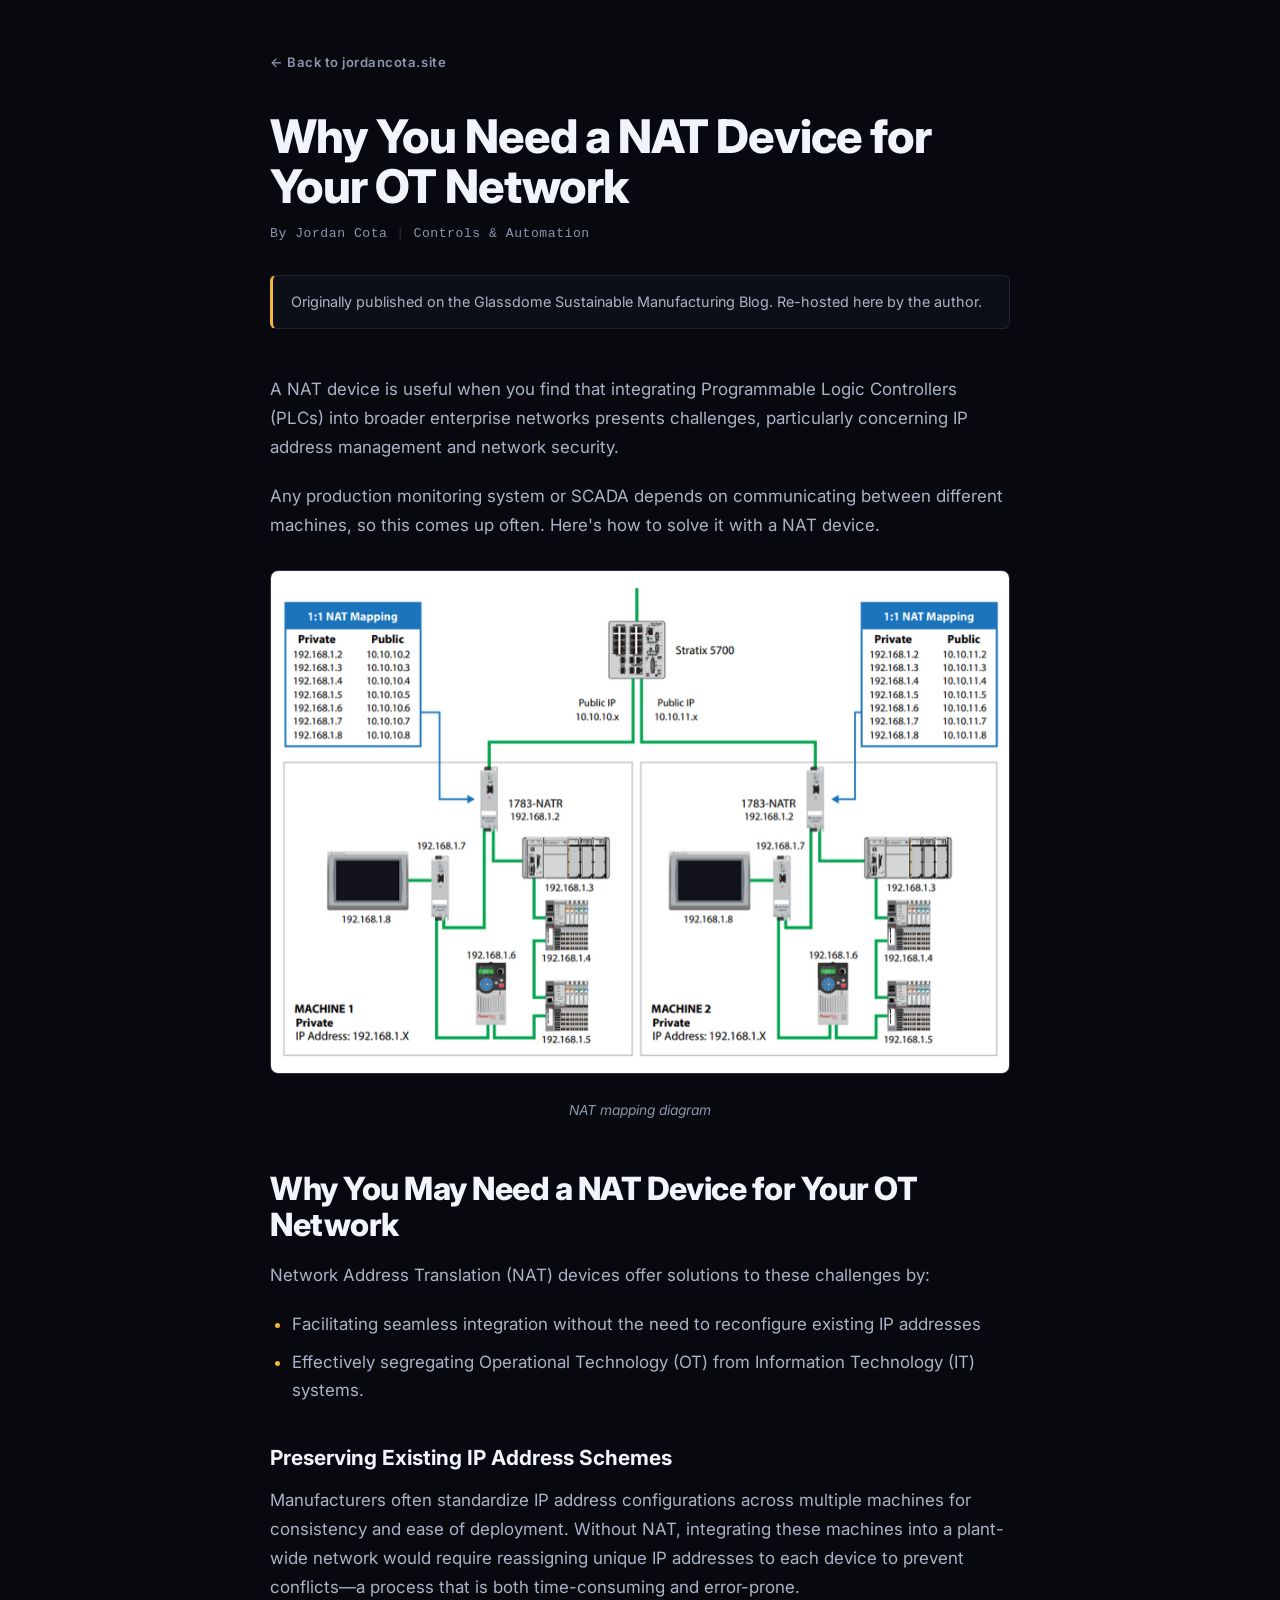
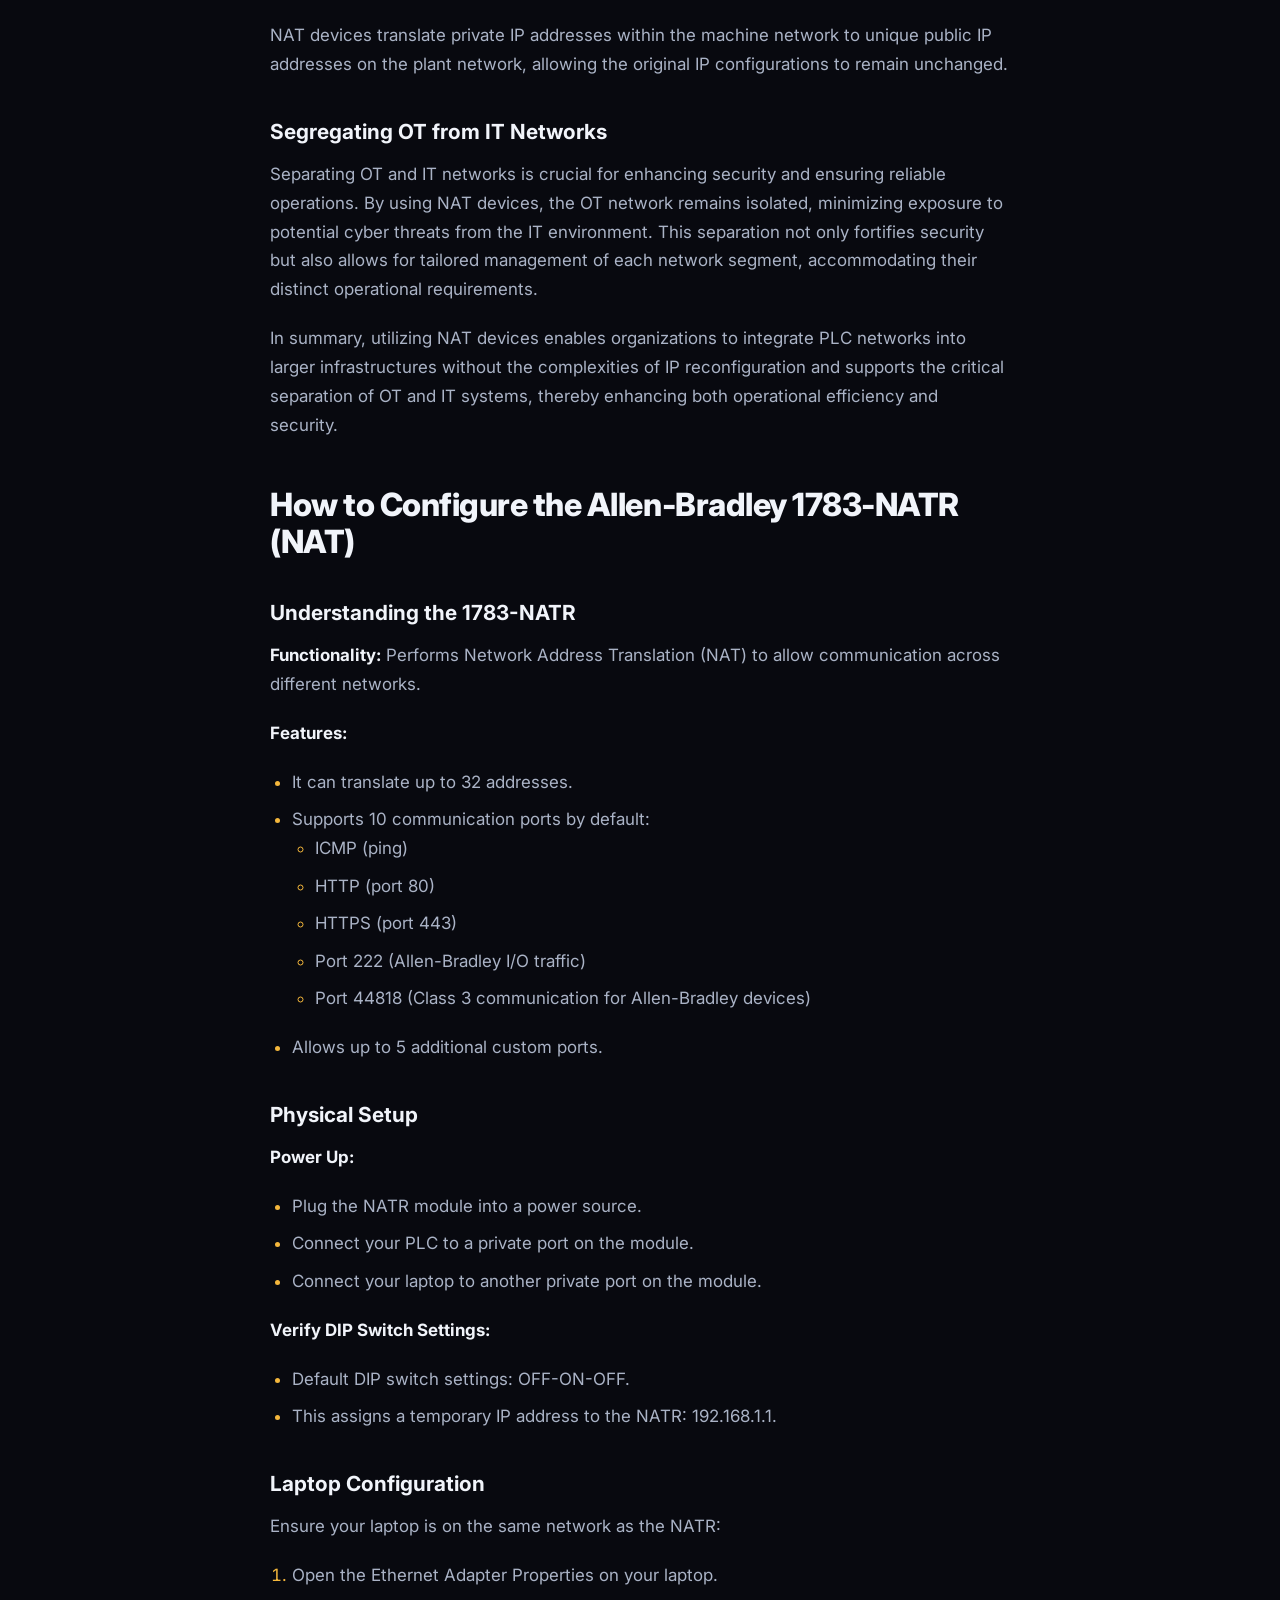
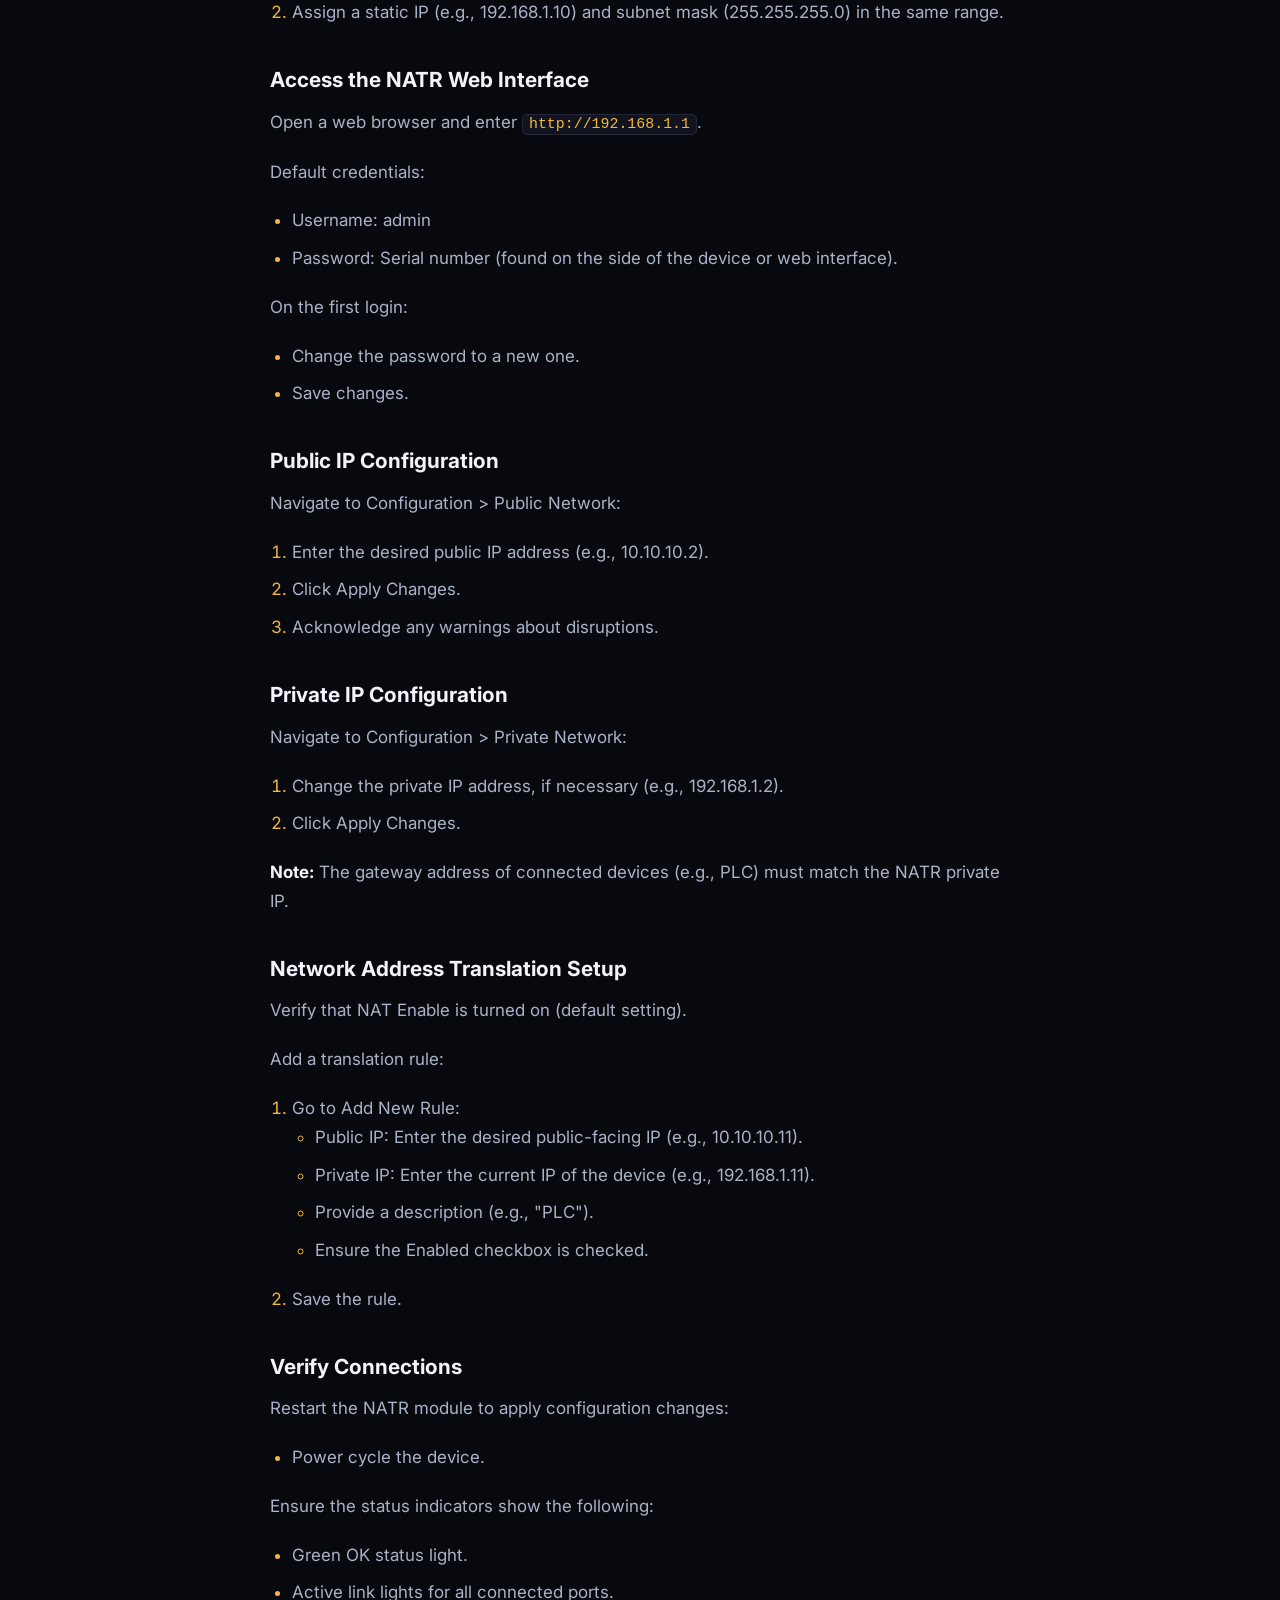
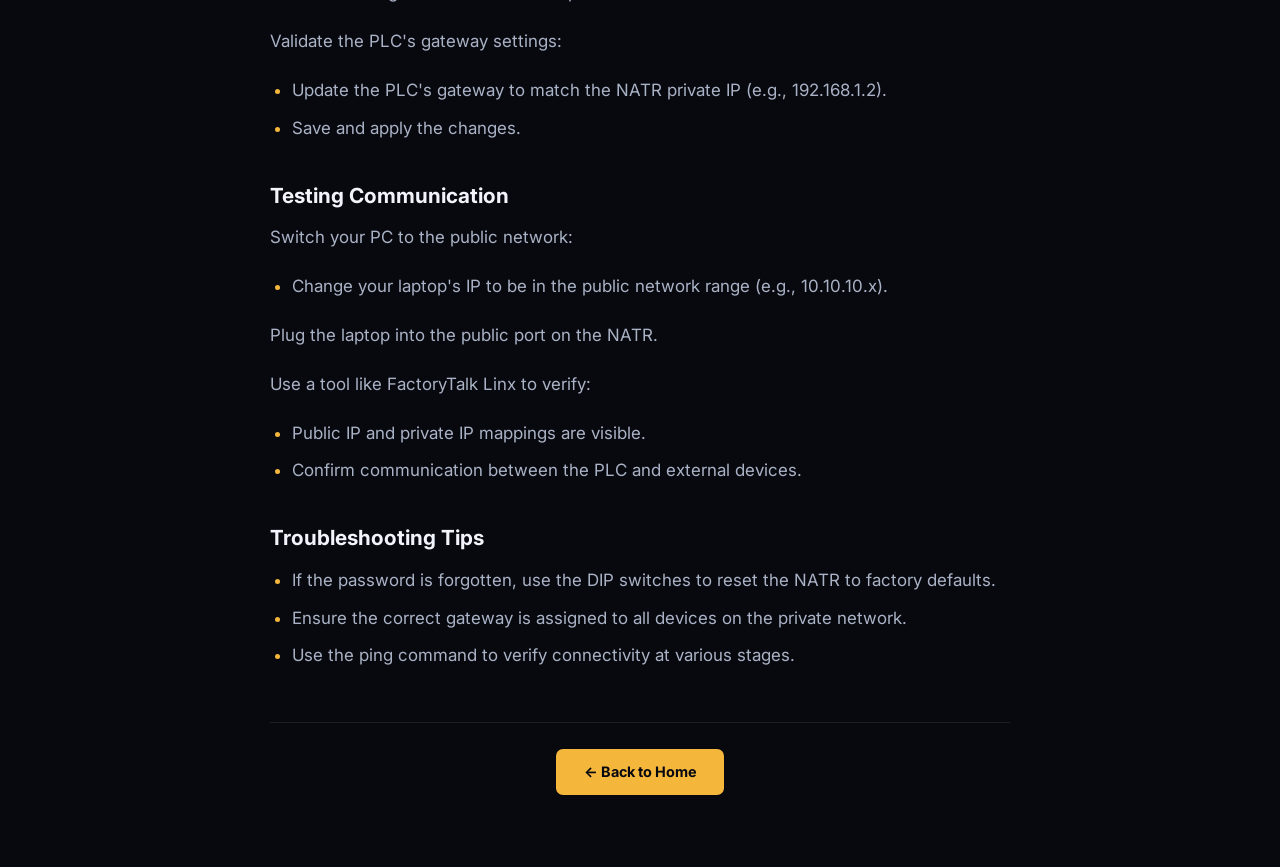
<file: articles/nat-device-ot-network.html>
<!DOCTYPE html>
<html lang="en">
<head>
    <meta charset="UTF-8">
    <meta name="viewport" content="width=device-width, initial-scale=1.0">
    <title>Why You Need a NAT Device for Your OT Network | Jordan Cota</title>
    <link rel="icon" href="data:image/svg+xml,<svg xmlns='http://www.w3.org/2000/svg' viewBox='0 0 100 100'><text y='.9em' font-size='90'>&#127949;</text></svg>">
    <link rel="preconnect" href="https://fonts.googleapis.com">
    <link rel="preconnect" href="https://fonts.gstatic.com" crossorigin>
    <link href="https://fonts.googleapis.com/css2?family=Inter:wght@400;500;600;700;800&display=swap" rel="stylesheet">
   <link rel="stylesheet" href="article.css">
</head>
<body>
    <div class="stars">
        <div class="stars-layer" id="stars1"></div>
        <div class="stars-layer" id="stars2"></div>
        <div class="stars-layer" id="stars3"></div>
    </div>

    <article class="article-container">
        <nav class="top-nav">
            <a href="../index.html">&#8592; Back to jordancota.site</a>
        </nav>

        <header class="article-header">
            <h1>Why You Need a NAT Device for Your OT Network</h1>
            <p class="byline">By Jordan Cota<span class="sep">|</span>Controls &amp; Automation</p>
        </header>

        <div class="source-note">
            Originally published on the Glassdome Sustainable Manufacturing Blog. Re-hosted here by the author.
        </div>

        <!-- =====================================================================
             PASTE YOUR ARTICLE BELOW.
             Just replace everything between this comment and the closing
             </div> with your article text. Use these tags as you go:

               <p>A normal paragraph.</p>
               <h2>A major section heading</h2>
               <h3>A smaller sub-heading</h3>
               <ul><li>bullet</li><li>another bullet</li></ul>
               <ol><li>step one</li><li>step two</li></ol>
               <pre><code>command or code block, line breaks preserved</code></pre>
               <img src="images/your-screenshot.png" alt="describe the image">
                  ^ put article images in /articles/images/ and reference them like that
               <table><tr><th>Param</th><th>Value</th></tr>
                      <tr><td>...</td><td>...</td></tr></table>

             Everything is already styled to match the site.
             ===================================================================== -->
        <div class="article-body">

            <p>A NAT device is useful when you find that integrating Programmable Logic Controllers (PLCs) into broader enterprise networks presents challenges, particularly concerning IP address management and network security.</p>
            <p>Any production monitoring system or SCADA depends on communicating between different machines, so this comes up often. Here's how to solve it with a NAT device.</p>
            <figure class="screenshot-placeholder">
                <img src="images/NATR_Tile.png" alt="Troubleshooting flow for UNAVAILABLE data">
                <figcaption>NAT mapping diagram</figcaption>
            </figure>

            <h2>Why You May Need a NAT Device for Your OT Network</h2>
            <p>Network Address Translation (NAT) devices offer solutions to these challenges by:</p>
            <ul>
                <li>Facilitating seamless integration without the need to reconfigure existing IP addresses</li>
                <li>Effectively segregating Operational Technology (OT) from Information Technology (IT) systems.</li>
            </ul>
            <h3>Preserving Existing IP Address Schemes</h3>
            <p>Manufacturers often standardize IP address configurations across multiple machines for consistency and ease of deployment. Without NAT, integrating these machines into a plant-wide network would require reassigning unique IP addresses to each device to prevent conflicts&mdash;a process that is both time-consuming and error-prone.</p>
            <p>NAT devices translate private IP addresses within the machine network to unique public IP addresses on the plant network, allowing the original IP configurations to remain unchanged.</p>
            <h3>Segregating OT from IT Networks</h3>
            <p>Separating OT and IT networks is crucial for enhancing security and ensuring reliable operations. By using NAT devices, the OT network remains isolated, minimizing exposure to potential cyber threats from the IT environment. This separation not only fortifies security but also allows for tailored management of each network segment, accommodating their distinct operational requirements.</p>
            <p>In summary, utilizing NAT devices enables organizations to integrate PLC networks into larger infrastructures without the complexities of IP reconfiguration and supports the critical separation of OT and IT systems, thereby enhancing both operational efficiency and security.</p>

            <h2>How to Configure the Allen-Bradley 1783-NATR (NAT)</h2>
            <h3>Understanding the 1783-NATR</h3>
            <p><strong>Functionality:</strong> Performs Network Address Translation (NAT) to allow communication across different networks.</p>
            <p><strong>Features:</strong></p>
            <ul>
                <li>It can translate up to 32 addresses.</li>
                <li>Supports 10 communication ports by default:
                    <ul>
                        <li>ICMP (ping)</li>
                        <li>HTTP (port 80)</li>
                        <li>HTTPS (port 443)</li>
                        <li>Port 222 (Allen-Bradley I/O traffic)</li>
                        <li>Port 44818 (Class 3 communication for Allen-Bradley devices)</li>
                    </ul>
                </li>
                <li>Allows up to 5 additional custom ports.</li>
            </ul>

            <h3>Physical Setup</h3>
            <p><strong>Power Up:</strong></p>
            <ul>
                <li>Plug the NATR module into a power source.</li>
                <li>Connect your PLC to a private port on the module.</li>
                <li>Connect your laptop to another private port on the module.</li>
            </ul>
            <p><strong>Verify DIP Switch Settings:</strong></p>
            <ul>
                <li>Default DIP switch settings: OFF-ON-OFF.</li>
                <li>This assigns a temporary IP address to the NATR: 192.168.1.1.</li>
            </ul>

            <h3>Laptop Configuration</h3>
            <p>Ensure your laptop is on the same network as the NATR:</p>
            <ol>
                <li>Open the Ethernet Adapter Properties on your laptop.</li>
                <li>Assign a static IP (e.g., 192.168.1.10) and subnet mask (255.255.255.0) in the same range.</li>
            </ol>

            <h3>Access the NATR Web Interface</h3>
            <p>Open a web browser and enter <code>http://192.168.1.1</code>.</p>
            <p>Default credentials:</p>
            <ul>
                <li>Username: admin</li>
                <li>Password: Serial number (found on the side of the device or web interface).</li>
            </ul>
            <p>On the first login:</p>
            <ul>
                <li>Change the password to a new one.</li>
                <li>Save changes.</li>
            </ul>

            <h3>Public IP Configuration</h3>
            <p>Navigate to Configuration &gt; Public Network:</p>
            <ol>
                <li>Enter the desired public IP address (e.g., 10.10.10.2).</li>
                <li>Click Apply Changes.</li>
                <li>Acknowledge any warnings about disruptions.</li>
            </ol>

            <h3>Private IP Configuration</h3>
            <p>Navigate to Configuration &gt; Private Network:</p>
            <ol>
                <li>Change the private IP address, if necessary (e.g., 192.168.1.2).</li>
                <li>Click Apply Changes.</li>
            </ol>
            <p><strong>Note:</strong> The gateway address of connected devices (e.g., PLC) must match the NATR private IP.</p>

            <h3>Network Address Translation Setup</h3>
            <p>Verify that NAT Enable is turned on (default setting).</p>
            <p>Add a translation rule:</p>
            <ol>
                <li>Go to Add New Rule:
                    <ul>
                        <li>Public IP: Enter the desired public-facing IP (e.g., 10.10.10.11).</li>
                        <li>Private IP: Enter the current IP of the device (e.g., 192.168.1.11).</li>
                        <li>Provide a description (e.g., "PLC").</li>
                        <li>Ensure the Enabled checkbox is checked.</li>
                    </ul>
                </li>
                <li>Save the rule.</li>
            </ol>

            <h3>Verify Connections</h3>
            <p>Restart the NATR module to apply configuration changes:</p>
            <ul>
                <li>Power cycle the device.</li>
            </ul>
            <p>Ensure the status indicators show the following:</p>
            <ul>
                <li>Green OK status light.</li>
                <li>Active link lights for all connected ports.</li>
            </ul>
            <p>Validate the PLC's gateway settings:</p>
            <ul>
                <li>Update the PLC's gateway to match the NATR private IP (e.g., 192.168.1.2).</li>
                <li>Save and apply the changes.</li>
            </ul>

            <h3>Testing Communication</h3>
            <p>Switch your PC to the public network:</p>
            <ul>
                <li>Change your laptop's IP to be in the public network range (e.g., 10.10.10.x).</li>
            </ul>
            <p>Plug the laptop into the public port on the NATR.</p>
            <p>Use a tool like FactoryTalk Linx to verify:</p>
            <ul>
                <li>Public IP and private IP mappings are visible.</li>
                <li>Confirm communication between the PLC and external devices.</li>
            </ul>

            <h3>Troubleshooting Tips</h3>
            <ul>
                <li>If the password is forgotten, use the DIP switches to reset the NATR to factory defaults.</li>
                <li>Ensure the correct gateway is assigned to all devices on the private network.</li>
                <li>Use the ping command to verify connectivity at various stages.</li>
            </ul>

        </div>
        <!-- ===================== END OF ARTICLE CONTENT ====================== -->

        <footer class="article-footer">
            <a class="back-home" href="../index.html">&#8592; Back to Home</a>
        </footer>
    </article>
</body>
</html>
</file>
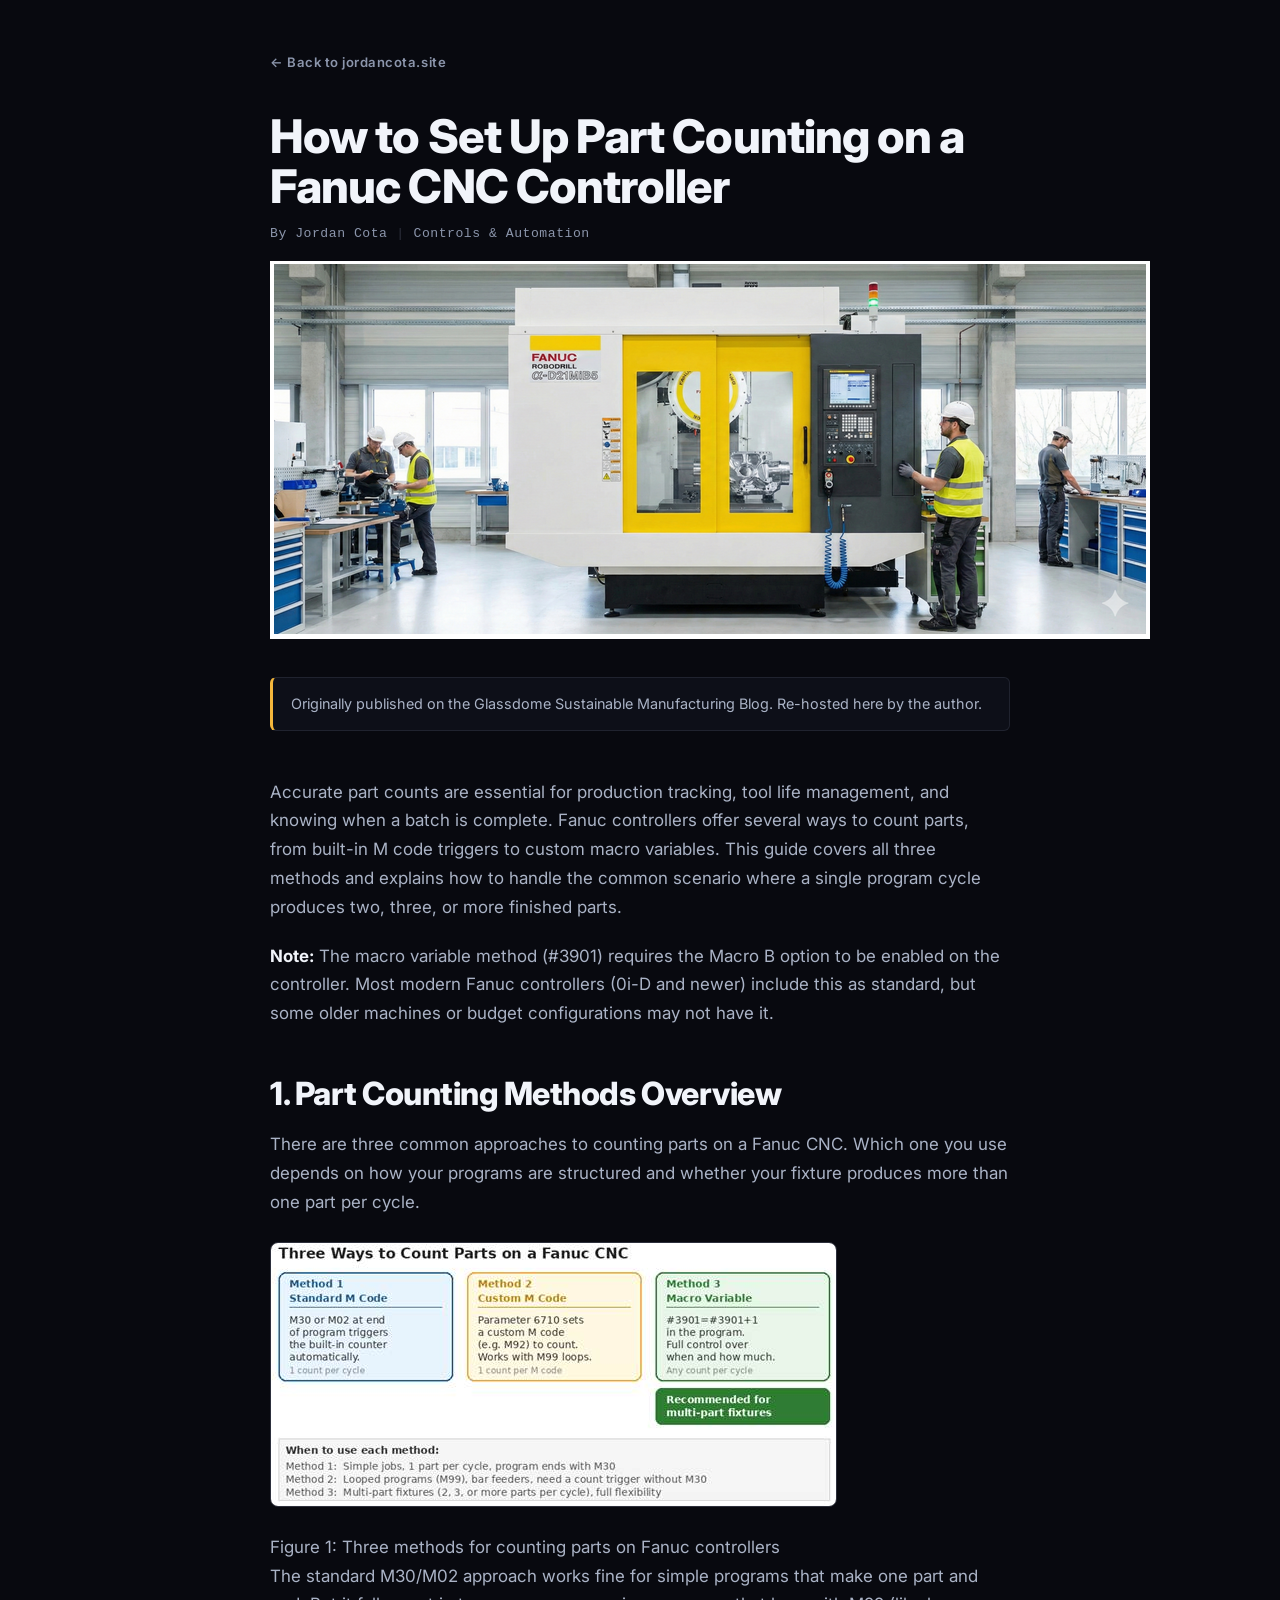
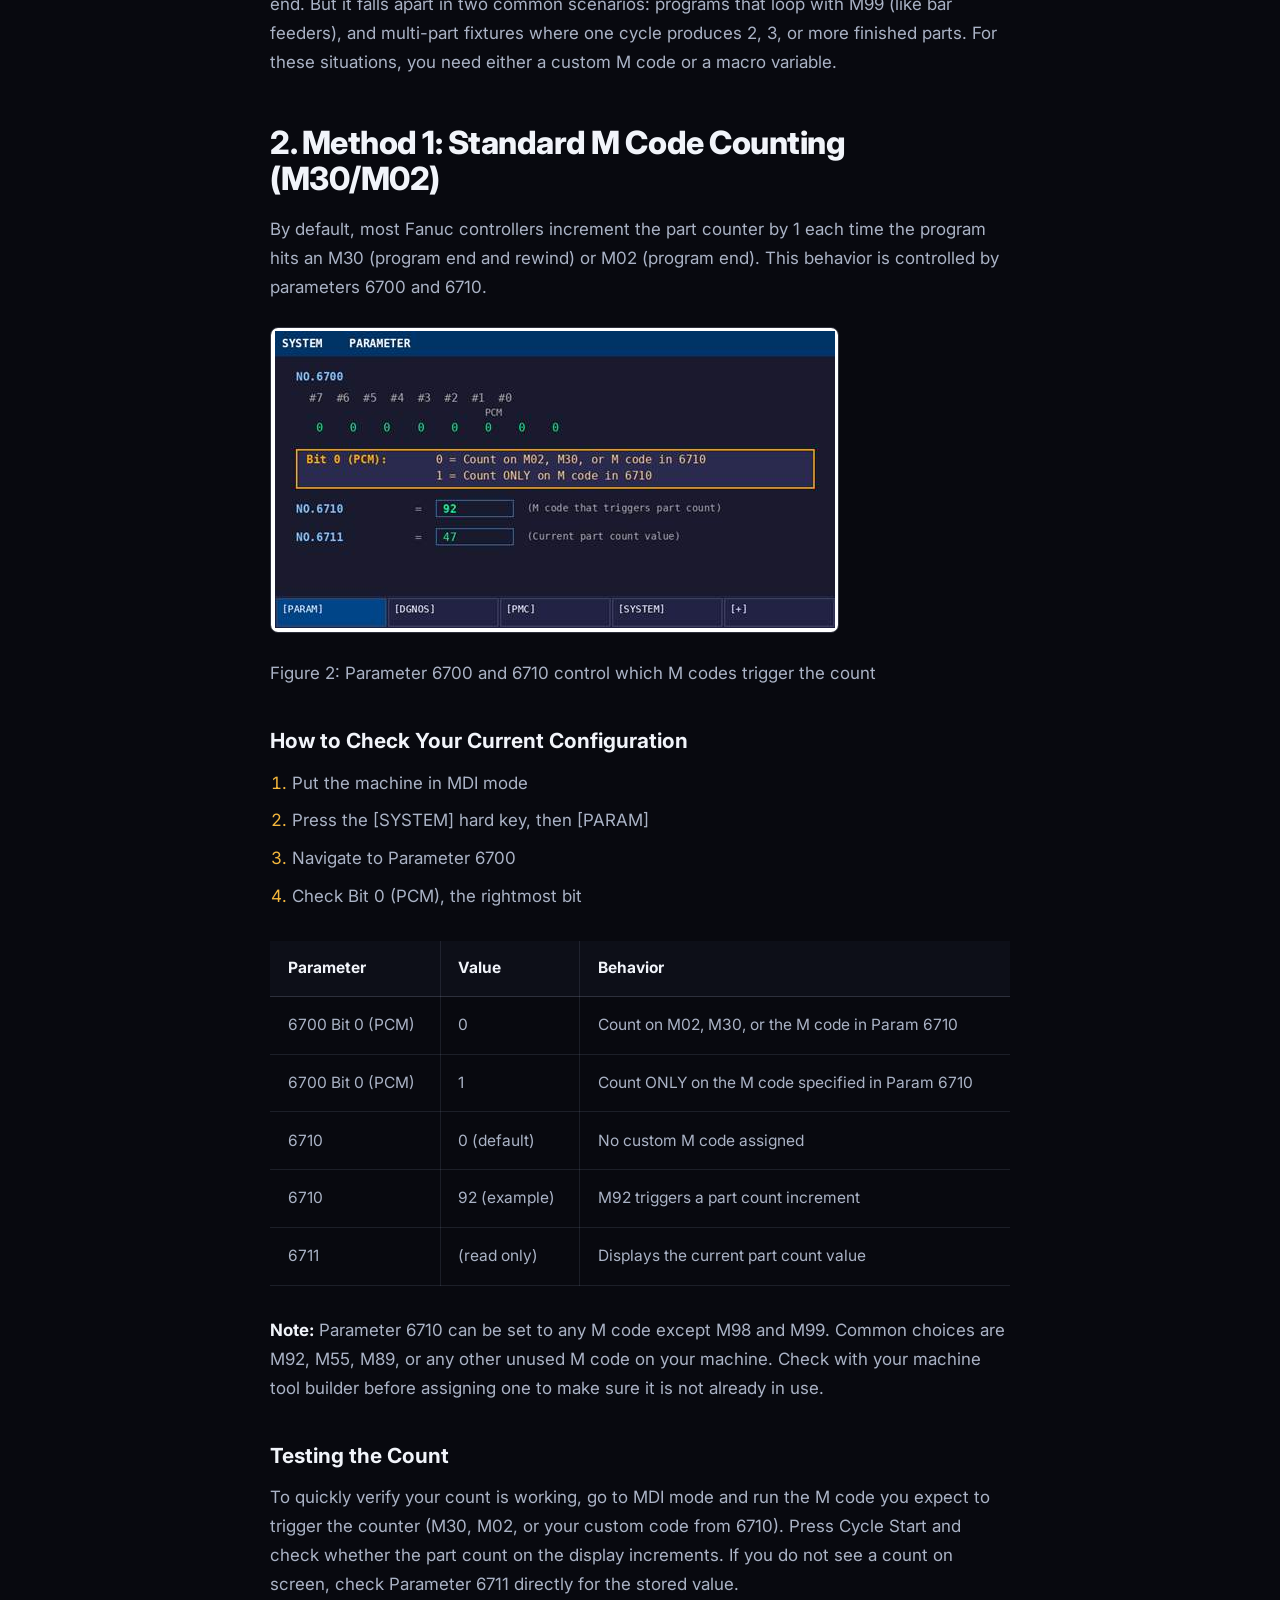
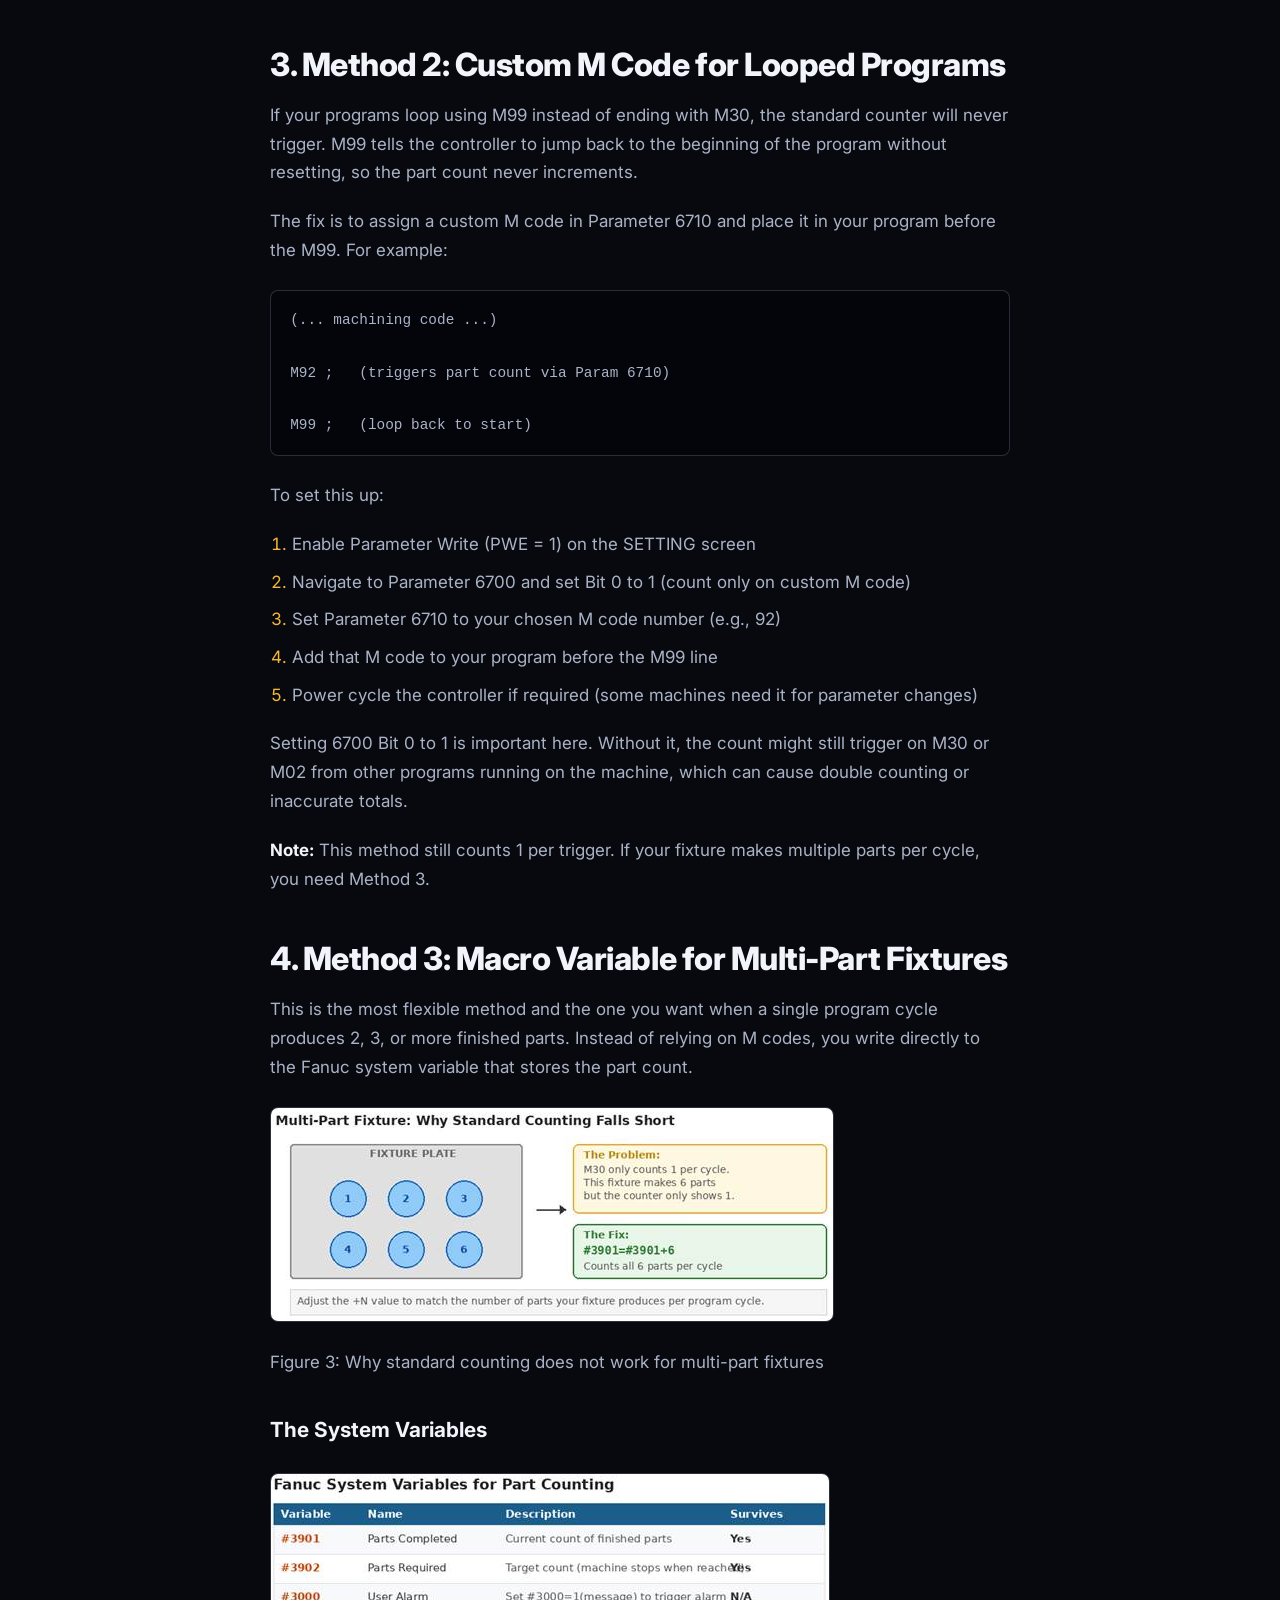
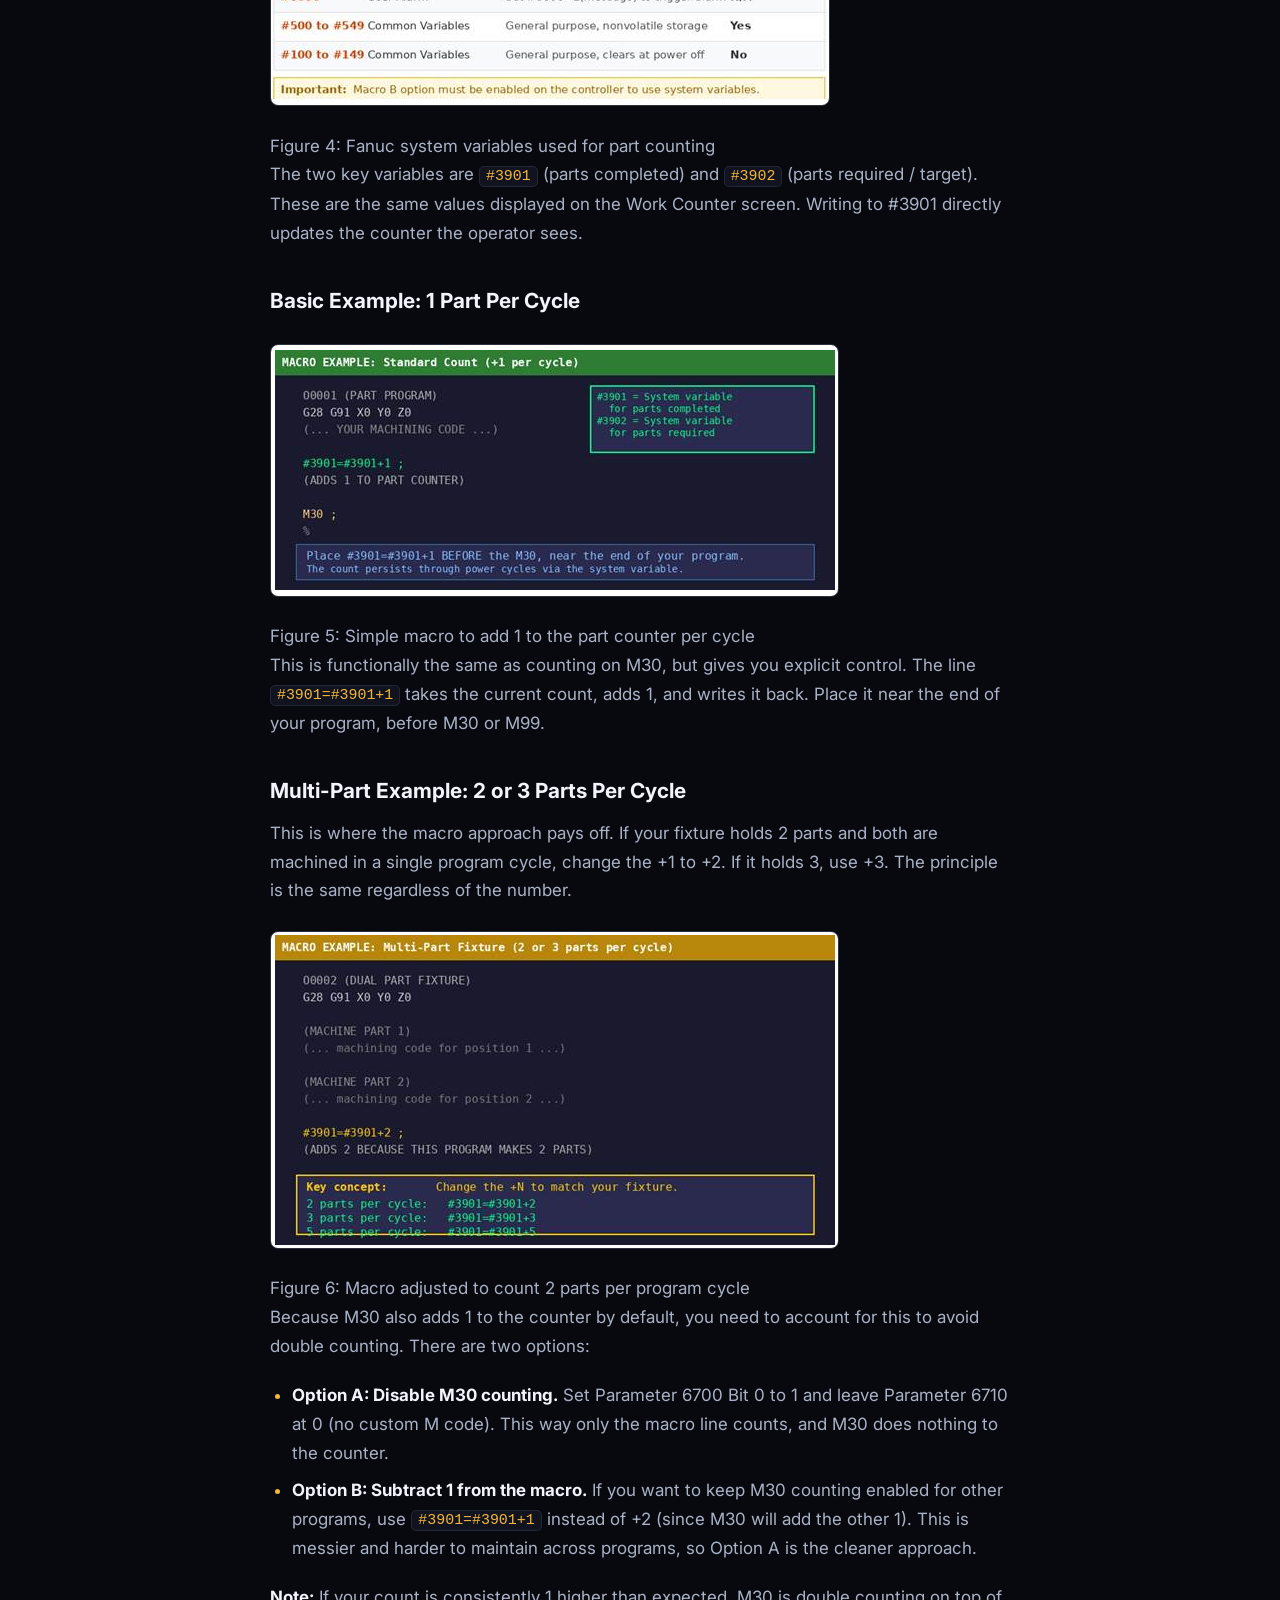
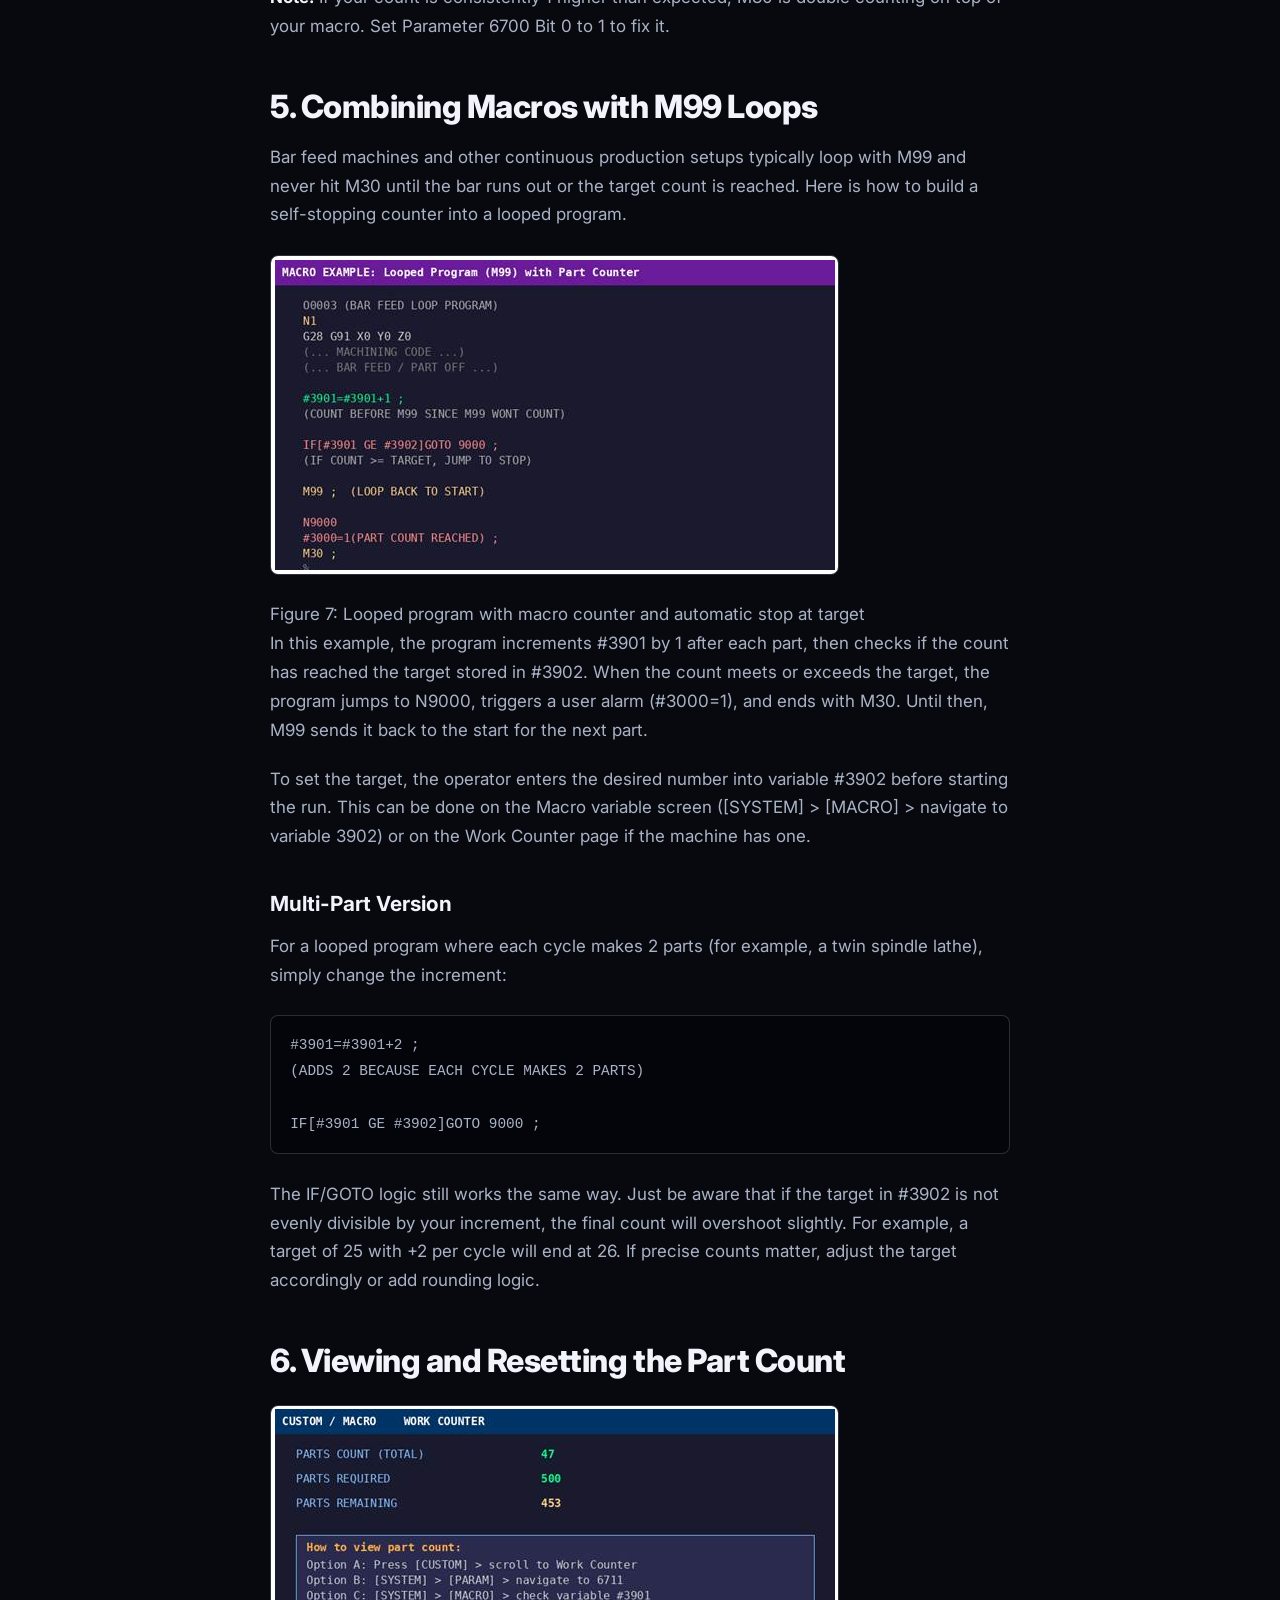
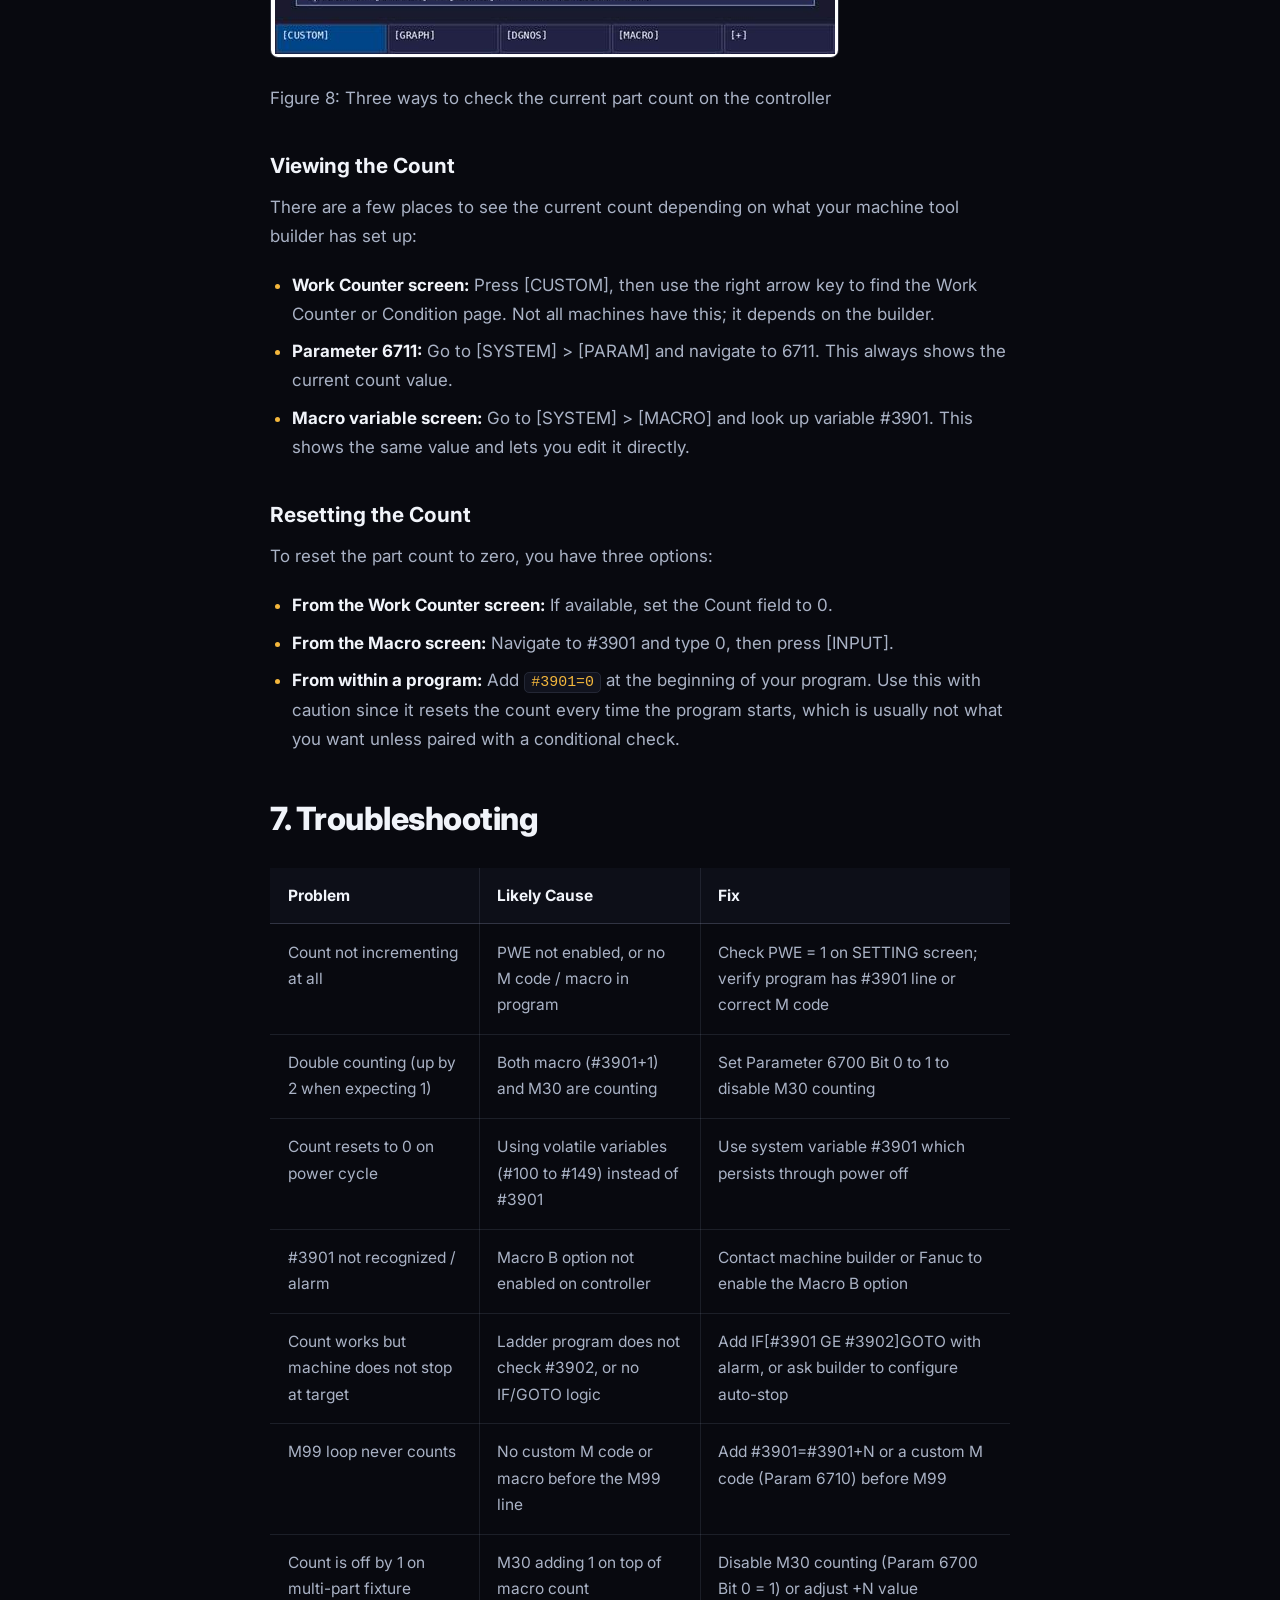
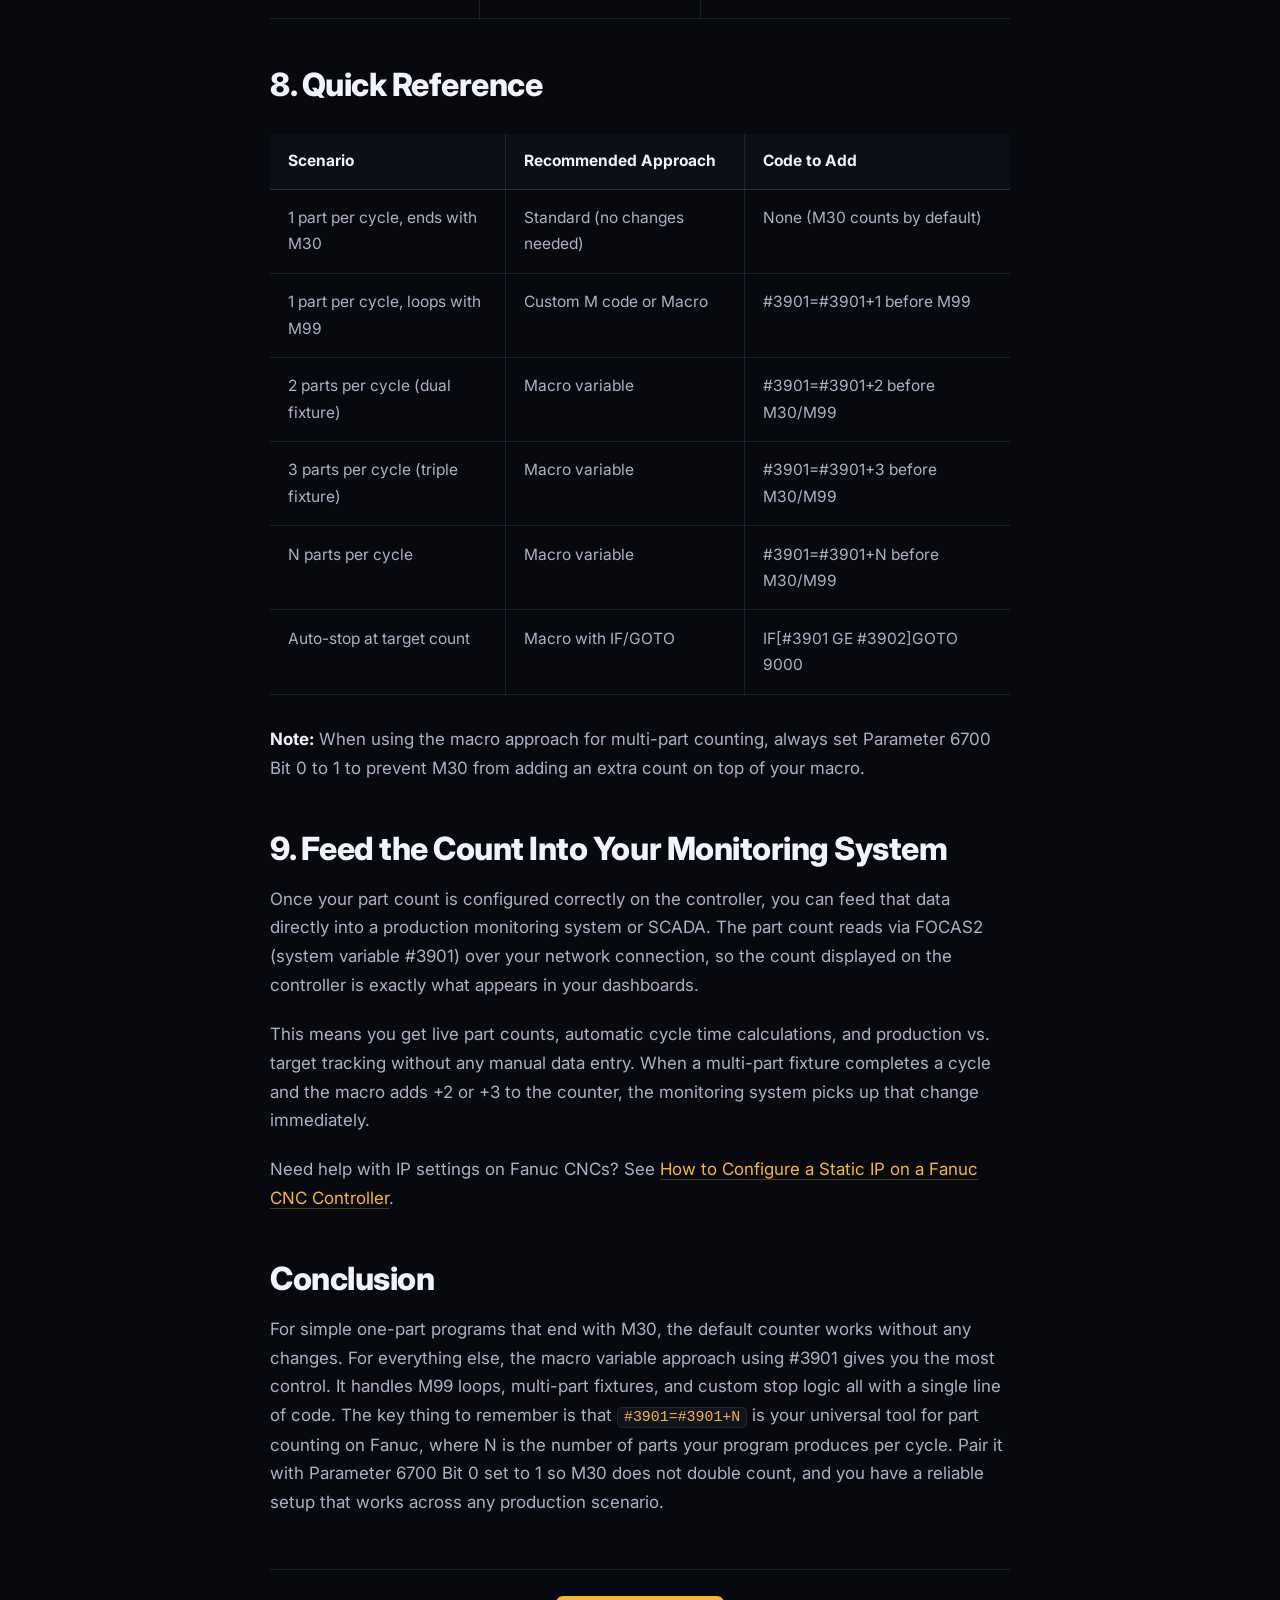
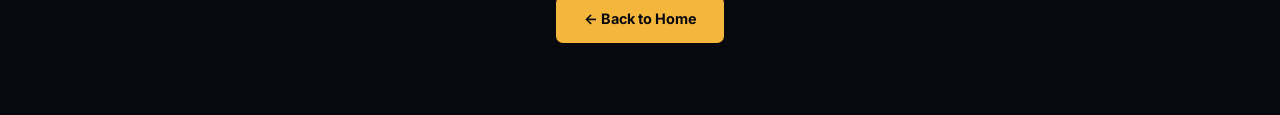
<file: articles/part-counting-fanuc.html>
<!DOCTYPE html>
<html lang="en">
<head>
    <meta charset="UTF-8">
    <meta name="viewport" content="width=device-width, initial-scale=1.0">
    <title>How to Set Up Part Counting on a Fanuc CNC Controller | Jordan Cota</title>
    <link rel="icon" href="data:image/svg+xml,<svg xmlns='http://www.w3.org/2000/svg' viewBox='0 0 100 100'><text y='.9em' font-size='90'>&#127949;</text></svg>">
    <link rel="preconnect" href="https://fonts.googleapis.com">
    <link rel="preconnect" href="https://fonts.gstatic.com" crossorigin>
    <link href="https://fonts.googleapis.com/css2?family=Inter:wght@400;500;600;700;800&display=swap" rel="stylesheet">
  <link rel="stylesheet" href="article.css">
</head>
<body>
    <div class="stars">
        <div class="stars-layer" id="stars1"></div>
        <div class="stars-layer" id="stars2"></div>
        <div class="stars-layer" id="stars3"></div>
    </div>

    <article class="article-container">
        <nav class="top-nav">
            <a href="../index.html">&#8592; Back to jordancota.site</a>
        </nav>

        <header class="article-header">
            <h1>How to Set Up Part Counting on a Fanuc CNC Controller</h1>
            <p class="byline">By Jordan Cota<span class="sep">|</span>Controls &amp; Automation</p>
        </header>
        <img src="images/FanucTitleImage.png" alt="Navigation path to Ethernet settings">

        <div class="source-note">
            Originally published on the Glassdome Sustainable Manufacturing Blog. Re-hosted here by the author.
        </div>

        <!-- =====================================================================
             PASTE YOUR ARTICLE BELOW.
             Just replace everything between this comment and the closing
             </div> with your article text. Use these tags as you go:

               <p>A normal paragraph.</p>
               <h2>A major section heading</h2>
               <h3>A smaller sub-heading</h3>
               <ul><li>bullet</li><li>another bullet</li></ul>
               <ol><li>step one</li><li>step two</li></ol>
               <pre><code>command or code block, line breaks preserved</code></pre>
               <img src="images/your-screenshot.png" alt="describe the image">
                  ^ put article images in /articles/images/ and reference them like that
               <table><tr><th>Param</th><th>Value</th></tr>
                      <tr><td>...</td><td>...</td></tr></table>

             Everything is already styled to match the site.
             ===================================================================== -->
        <div class="article-body">

            <p>Accurate part counts are essential for production tracking, tool life management, and knowing when a batch is complete. Fanuc controllers offer several ways to count parts, from built-in M code triggers to custom macro variables. This guide covers all three methods and explains how to handle the common scenario where a single program cycle produces two, three, or more finished parts.</p>
            <p><strong>Note:</strong> The macro variable method (#3901) requires the Macro B option to be enabled on the controller. Most modern Fanuc controllers (0i-D and newer) include this as standard, but some older machines or budget configurations may not have it.</p>

            <h2>1. Part Counting Methods Overview</h2>
            <p>There are three common approaches to counting parts on a Fanuc CNC. Which one you use depends on how your programs are structured and whether your fixture produces more than one part per cycle.</p>
            <img src="images/Figure1.png" alt="Navigation path to Ethernet settings">
             <figcaption>Figure 1: Three methods for counting parts on Fanuc controllers</figcaption>
            <p>The standard M30/M02 approach works fine for simple programs that make one part and end. But it falls apart in two common scenarios: programs that loop with M99 (like bar feeders), and multi-part fixtures where one cycle produces 2, 3, or more finished parts. For these situations, you need either a custom M code or a macro variable.</p>

            <h2>2. Method 1: Standard M Code Counting (M30/M02)</h2>
            <p>By default, most Fanuc controllers increment the part counter by 1 each time the program hits an M30 (program end and rewind) or M02 (program end). This behavior is controlled by parameters 6700 and 6710.</p>
            <img src="images/Figure2.png" alt="Navigation path to Ethernet settings">
                <figcaption>Figure 2: Parameter 6700 and 6710 control which M codes trigger the count</figcaption>
            <h3>How to Check Your Current Configuration</h3>
            <ol>
                <li>Put the machine in MDI mode</li>
                <li>Press the [SYSTEM] hard key, then [PARAM]</li>
                <li>Navigate to Parameter 6700</li>
                <li>Check Bit 0 (PCM), the rightmost bit</li>
            </ol>
            <table>
                <tr><th>Parameter</th><th>Value</th><th>Behavior</th></tr>
                <tr><td>6700 Bit 0 (PCM)</td><td>0</td><td>Count on M02, M30, or the M code in Param 6710</td></tr>
                <tr><td>6700 Bit 0 (PCM)</td><td>1</td><td>Count ONLY on the M code specified in Param 6710</td></tr>
                <tr><td>6710</td><td>0 (default)</td><td>No custom M code assigned</td></tr>
                <tr><td>6710</td><td>92 (example)</td><td>M92 triggers a part count increment</td></tr>
                <tr><td>6711</td><td>(read only)</td><td>Displays the current part count value</td></tr>
            </table>
            <p><strong>Note:</strong> Parameter 6710 can be set to any M code except M98 and M99. Common choices are M92, M55, M89, or any other unused M code on your machine. Check with your machine tool builder before assigning one to make sure it is not already in use.</p>
            <h3>Testing the Count</h3>
            <p>To quickly verify your count is working, go to MDI mode and run the M code you expect to trigger the counter (M30, M02, or your custom code from 6710). Press Cycle Start and check whether the part count on the display increments. If you do not see a count on screen, check Parameter 6711 directly for the stored value.</p>

            <h2>3. Method 2: Custom M Code for Looped Programs</h2>
            <p>If your programs loop using M99 instead of ending with M30, the standard counter will never trigger. M99 tells the controller to jump back to the beginning of the program without resetting, so the part count never increments.</p>
            <p>The fix is to assign a custom M code in Parameter 6710 and place it in your program before the M99. For example:</p>
            <pre><code>(... machining code ...)

M92 ;   (triggers part count via Param 6710)

M99 ;   (loop back to start)</code></pre>
            <p>To set this up:</p>
            <ol>
                <li>Enable Parameter Write (PWE = 1) on the SETTING screen</li>
                <li>Navigate to Parameter 6700 and set Bit 0 to 1 (count only on custom M code)</li>
                <li>Set Parameter 6710 to your chosen M code number (e.g., 92)</li>
                <li>Add that M code to your program before the M99 line</li>
                <li>Power cycle the controller if required (some machines need it for parameter changes)</li>
            </ol>
            <p>Setting 6700 Bit 0 to 1 is important here. Without it, the count might still trigger on M30 or M02 from other programs running on the machine, which can cause double counting or inaccurate totals.</p>
            <p><strong>Note:</strong> This method still counts 1 per trigger. If your fixture makes multiple parts per cycle, you need Method 3.</p>

            <h2>4. Method 3: Macro Variable for Multi-Part Fixtures</h2>
            <p>This is the most flexible method and the one you want when a single program cycle produces 2, 3, or more finished parts. Instead of relying on M codes, you write directly to the Fanuc system variable that stores the part count.</p>
            <img src="images/Figure3.png" alt="Navigation path to Ethernet settings">
                <figcaption>Figure 3: Why standard counting does not work for multi-part fixtures</figcaption>
            <h3>The System Variables</h3>
            <img src="images/Figure4.png" alt="Navigation path to Ethernet settings">
                <figcaption>Figure 4: Fanuc system variables used for part counting</figcaption>
            <p>The two key variables are <code>#3901</code> (parts completed) and <code>#3902</code> (parts required / target). These are the same values displayed on the Work Counter screen. Writing to #3901 directly updates the counter the operator sees.</p>
            <h3>Basic Example: 1 Part Per Cycle</h3>
            <img src="images/Figure5.png" alt="Navigation path to Ethernet settings">
                <figcaption>Figure 5: Simple macro to add 1 to the part counter per cycle</figcaption>
            </figure>
            <p>This is functionally the same as counting on M30, but gives you explicit control. The line <code>#3901=#3901+1</code> takes the current count, adds 1, and writes it back. Place it near the end of your program, before M30 or M99.</p>
            <h3>Multi-Part Example: 2 or 3 Parts Per Cycle</h3>
            <p>This is where the macro approach pays off. If your fixture holds 2 parts and both are machined in a single program cycle, change the +1 to +2. If it holds 3, use +3. The principle is the same regardless of the number.</p>
            <img src="images/Figure6.png" alt="Navigation path to Ethernet settings">
                <figcaption>Figure 6: Macro adjusted to count 2 parts per program cycle</figcaption>
            <p>Because M30 also adds 1 to the counter by default, you need to account for this to avoid double counting. There are two options:</p>
            <ul>
                <li><strong>Option A: Disable M30 counting.</strong> Set Parameter 6700 Bit 0 to 1 and leave Parameter 6710 at 0 (no custom M code). This way only the macro line counts, and M30 does nothing to the counter.</li>
                <li><strong>Option B: Subtract 1 from the macro.</strong> If you want to keep M30 counting enabled for other programs, use <code>#3901=#3901+1</code> instead of +2 (since M30 will add the other 1). This is messier and harder to maintain across programs, so Option A is the cleaner approach.</li>
            </ul>
            <p><strong>Note:</strong> If your count is consistently 1 higher than expected, M30 is double counting on top of your macro. Set Parameter 6700 Bit 0 to 1 to fix it.</p>

            <h2>5. Combining Macros with M99 Loops</h2>
            <p>Bar feed machines and other continuous production setups typically loop with M99 and never hit M30 until the bar runs out or the target count is reached. Here is how to build a self-stopping counter into a looped program.</p>
            <img src="images/Figure7.png" alt="Navigation path to Ethernet settings">
                <figcaption>Figure 7: Looped program with macro counter and automatic stop at target</figcaption>
            </figure>
            <p>In this example, the program increments #3901 by 1 after each part, then checks if the count has reached the target stored in #3902. When the count meets or exceeds the target, the program jumps to N9000, triggers a user alarm (#3000=1), and ends with M30. Until then, M99 sends it back to the start for the next part.</p>
            <p>To set the target, the operator enters the desired number into variable #3902 before starting the run. This can be done on the Macro variable screen ([SYSTEM] &gt; [MACRO] &gt; navigate to variable 3902) or on the Work Counter page if the machine has one.</p>
            <h3>Multi-Part Version</h3>
            <p>For a looped program where each cycle makes 2 parts (for example, a twin spindle lathe), simply change the increment:</p>
            <pre><code>#3901=#3901+2 ;
(ADDS 2 BECAUSE EACH CYCLE MAKES 2 PARTS)

IF[#3901 GE #3902]GOTO 9000 ;</code></pre>
            <p>The IF/GOTO logic still works the same way. Just be aware that if the target in #3902 is not evenly divisible by your increment, the final count will overshoot slightly. For example, a target of 25 with +2 per cycle will end at 26. If precise counts matter, adjust the target accordingly or add rounding logic.</p>

            <h2>6. Viewing and Resetting the Part Count</h2>
            <img src="images/Figure8.png" alt="Navigation path to Ethernet settings">
                <figcaption>Figure 8: Three ways to check the current part count on the controller</figcaption>
            </figure>
            <h3>Viewing the Count</h3>
            <p>There are a few places to see the current count depending on what your machine tool builder has set up:</p>
            <ul>
                <li><strong>Work Counter screen:</strong> Press [CUSTOM], then use the right arrow key to find the Work Counter or Condition page. Not all machines have this; it depends on the builder.</li>
                <li><strong>Parameter 6711:</strong> Go to [SYSTEM] &gt; [PARAM] and navigate to 6711. This always shows the current count value.</li>
                <li><strong>Macro variable screen:</strong> Go to [SYSTEM] &gt; [MACRO] and look up variable #3901. This shows the same value and lets you edit it directly.</li>
            </ul>
            <h3>Resetting the Count</h3>
            <p>To reset the part count to zero, you have three options:</p>
            <ul>
                <li><strong>From the Work Counter screen:</strong> If available, set the Count field to 0.</li>
                <li><strong>From the Macro screen:</strong> Navigate to #3901 and type 0, then press [INPUT].</li>
                <li><strong>From within a program:</strong> Add <code>#3901=0</code> at the beginning of your program. Use this with caution since it resets the count every time the program starts, which is usually not what you want unless paired with a conditional check.</li>
            </ul>

            <h2>7. Troubleshooting</h2>
            <table>
                <tr><th>Problem</th><th>Likely Cause</th><th>Fix</th></tr>
                <tr><td>Count not incrementing at all</td><td>PWE not enabled, or no M code / macro in program</td><td>Check PWE = 1 on SETTING screen; verify program has #3901 line or correct M code</td></tr>
                <tr><td>Double counting (up by 2 when expecting 1)</td><td>Both macro (#3901+1) and M30 are counting</td><td>Set Parameter 6700 Bit 0 to 1 to disable M30 counting</td></tr>
                <tr><td>Count resets to 0 on power cycle</td><td>Using volatile variables (#100 to #149) instead of #3901</td><td>Use system variable #3901 which persists through power off</td></tr>
                <tr><td>#3901 not recognized / alarm</td><td>Macro B option not enabled on controller</td><td>Contact machine builder or Fanuc to enable the Macro B option</td></tr>
                <tr><td>Count works but machine does not stop at target</td><td>Ladder program does not check #3902, or no IF/GOTO logic</td><td>Add IF[#3901 GE #3902]GOTO with alarm, or ask builder to configure auto-stop</td></tr>
                <tr><td>M99 loop never counts</td><td>No custom M code or macro before the M99 line</td><td>Add #3901=#3901+N or a custom M code (Param 6710) before M99</td></tr>
                <tr><td>Count is off by 1 on multi-part fixture</td><td>M30 adding 1 on top of macro count</td><td>Disable M30 counting (Param 6700 Bit 0 = 1) or adjust +N value</td></tr>
            </table>

            <h2>8. Quick Reference</h2>
            <table>
                <tr><th>Scenario</th><th>Recommended Approach</th><th>Code to Add</th></tr>
                <tr><td>1 part per cycle, ends with M30</td><td>Standard (no changes needed)</td><td>None (M30 counts by default)</td></tr>
                <tr><td>1 part per cycle, loops with M99</td><td>Custom M code or Macro</td><td>#3901=#3901+1 before M99</td></tr>
                <tr><td>2 parts per cycle (dual fixture)</td><td>Macro variable</td><td>#3901=#3901+2 before M30/M99</td></tr>
                <tr><td>3 parts per cycle (triple fixture)</td><td>Macro variable</td><td>#3901=#3901+3 before M30/M99</td></tr>
                <tr><td>N parts per cycle</td><td>Macro variable</td><td>#3901=#3901+N before M30/M99</td></tr>
                <tr><td>Auto-stop at target count</td><td>Macro with IF/GOTO</td><td>IF[#3901 GE #3902]GOTO 9000</td></tr>
            </table>
            <p><strong>Note:</strong> When using the macro approach for multi-part counting, always set Parameter 6700 Bit 0 to 1 to prevent M30 from adding an extra count on top of your macro.</p>

            <h2>9. Feed the Count Into Your Monitoring System</h2>
            <p>Once your part count is configured correctly on the controller, you can feed that data directly into a production monitoring system or SCADA. The part count reads via FOCAS2 (system variable #3901) over your network connection, so the count displayed on the controller is exactly what appears in your dashboards.</p>
            <p>This means you get live part counts, automatic cycle time calculations, and production vs. target tracking without any manual data entry. When a multi-part fixture completes a cycle and the macro adds +2 or +3 to the counter, the monitoring system picks up that change immediately.</p>
            <p>Need help with IP settings on Fanuc CNCs? See <a href="fanuc-static-ip.html">How to Configure a Static IP on a Fanuc CNC Controller</a>.</p>

            <h2>Conclusion</h2>
            <p>For simple one-part programs that end with M30, the default counter works without any changes. For everything else, the macro variable approach using #3901 gives you the most control. It handles M99 loops, multi-part fixtures, and custom stop logic all with a single line of code. The key thing to remember is that <code>#3901=#3901+N</code> is your universal tool for part counting on Fanuc, where N is the number of parts your program produces per cycle. Pair it with Parameter 6700 Bit 0 set to 1 so M30 does not double count, and you have a reliable setup that works across any production scenario.</p>

        </div>
        <!-- ===================== END OF ARTICLE CONTENT ====================== -->

        <footer class="article-footer">
            <a class="back-home" href="../index.html">&#8592; Back to Home</a>
        </footer>
    </article>
</body>
</html>
</file>
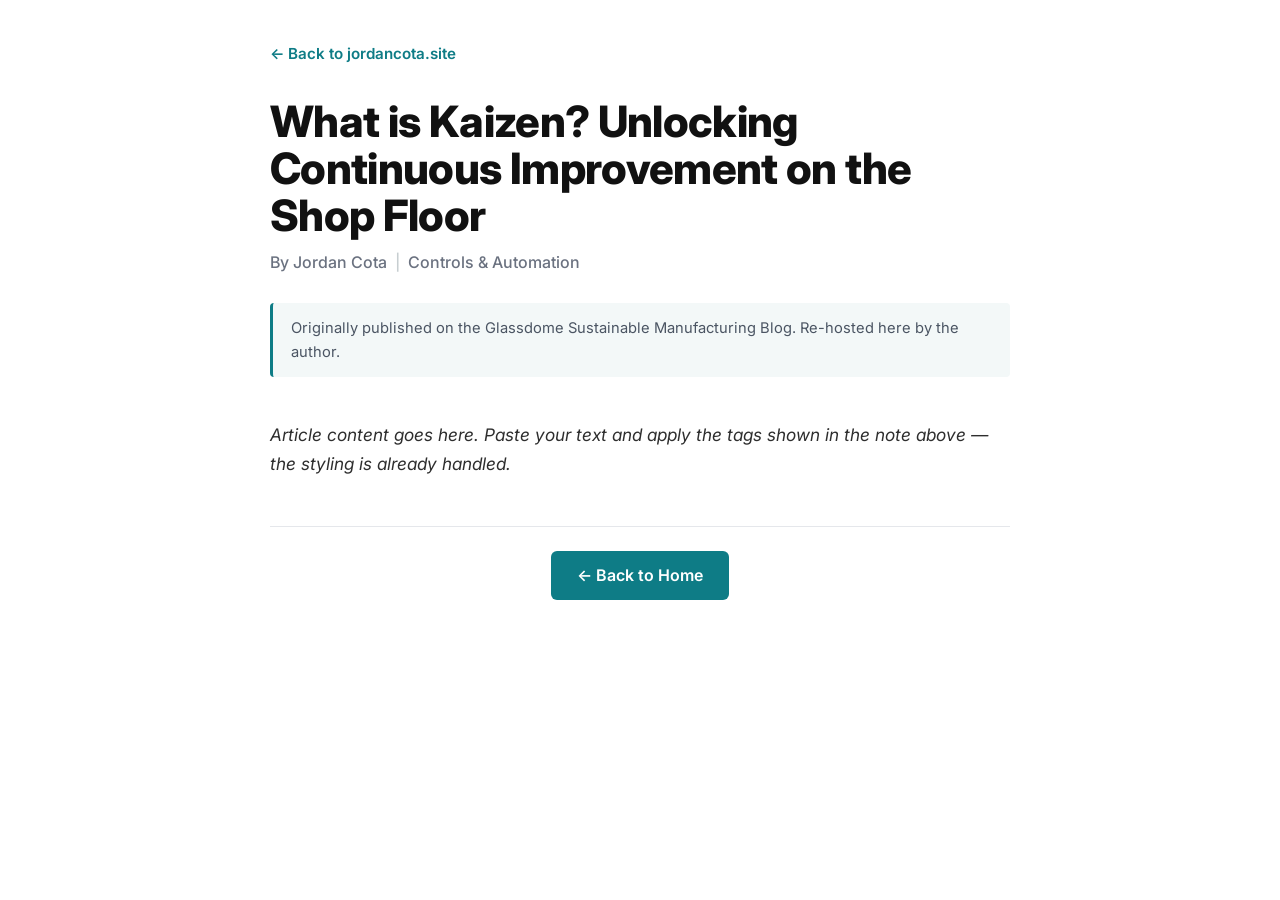
<file: articles/what-is-kaizen.html>
<!DOCTYPE html>
<html lang="en">
<head>
    <meta charset="UTF-8">
    <meta name="viewport" content="width=device-width, initial-scale=1.0">
    <title>What is Kaizen? Unlocking Continuous Improvement on the Shop Floor | Jordan Cota</title>
    <link rel="icon" href="data:image/svg+xml,<svg xmlns='http://www.w3.org/2000/svg' viewBox='0 0 100 100'><text y='.9em' font-size='90'>&#127949;</text></svg>">
    <link rel="preconnect" href="https://fonts.googleapis.com">
    <link rel="preconnect" href="https://fonts.gstatic.com" crossorigin>
    <link href="https://fonts.googleapis.com/css2?family=Inter:wght@400;500;600;700;800&display=swap" rel="stylesheet">
    <style>
        * { box-sizing: border-box; }
        body { margin: 0; padding: 0; background: #ffffff; color: #2e2e2e;
            font-family: 'Inter', system-ui, -apple-system, 'Segoe UI', Roboto, Helvetica, Arial, sans-serif;
            line-height: 1.65; -webkit-font-smoothing: antialiased; text-rendering: optimizeLegibility; }
        .stars { display: none !important; }

        .article-container { max-width: 780px; margin: 0 auto; padding: 2.5rem 1.25rem 4rem; }

        .top-nav { margin-bottom: 2rem; }
        .top-nav a { color: #0e7c86; text-decoration: none; font-size: 0.95rem; font-weight: 600; }
        .top-nav a:hover { text-decoration: underline; }

        .article-header { background: none; color: inherit; padding: 0; margin: 0 0 1rem; border-radius: 0; box-shadow: none; }
        .article-header h1 { margin: 0 0 0.65rem; font-size: 2.7rem; line-height: 1.08; font-weight: 800; letter-spacing: -0.015em; color: #111; }
        .byline { margin: 0; font-size: 1rem; color: #6b7280; font-weight: 500; }
        .byline .sep { margin: 0 0.5rem; color: #c7ced1; }

        .source-note { background: #f3f8f8; border-left: 3px solid #0e7c86; border-radius: 4px; padding: 0.8rem 1.1rem; margin: 1.75rem 0 2.75rem; font-size: 0.92rem; color: #4b5563; }
        .source-note a { color: #0e7c86; }

        .article-body { font-size: 1.08rem; color: #2e2e2e; }
        .article-body h2 { font-size: 2.05rem; font-weight: 800; line-height: 1.12; letter-spacing: -0.015em; color: #111; margin: 3rem 0 1.1rem; }
        .article-body h3 { font-size: 1.32rem; font-weight: 700; color: #1a1a1a; margin: 2.1rem 0 0.65rem; }
        .article-body p { margin: 0 0 1.25rem; }
        .article-body ul, .article-body ol { margin: 0 0 1.25rem; padding-left: 1.5rem; }
        .article-body li { margin-bottom: 0.55rem; }
        .article-body a { color: #0e7c86; text-decoration: none; }
        .article-body a:hover { text-decoration: underline; }
        .article-body strong { color: #111; font-weight: 700; }
        .article-body img { max-width: 100%; height: auto; border-radius: 6px; margin: 1.5rem 0; display: block; border: 1px solid #e5e7eb; }
        .article-body blockquote { border-left: 3px solid #0e7c86; margin: 1.5rem 0; padding: 0.25rem 0 0.25rem 1rem; color: #555; font-style: italic; }

        .article-body table { width: 100%; border-collapse: collapse; margin: 1.85rem 0; font-size: 1rem; }
        .article-body th { text-align: left; font-weight: 700; color: #111; padding: 0.95rem 1.1rem; border-bottom: 1px solid #1a8f88; }
        .article-body td { padding: 1rem 1.1rem; border-bottom: 1px solid #1a8f88; color: #2e2e2e; vertical-align: top; }
        .article-body th:not(:last-child), .article-body td:not(:last-child) { border-right: 1px solid #e3e6e8; }

        .article-body code { font-family: 'SFMono-Regular', Consolas, 'Liberation Mono', Menlo, monospace; background: #f1f3f4; color: #0b5e66; padding: 0.12em 0.4em; border-radius: 4px; font-size: 0.9em; }
        .article-body pre { background: #f6f8fa; border: 1px solid #e5e7eb; color: #24292f; border-radius: 8px; padding: 1rem 1.2rem; overflow-x: auto; margin: 1.5rem 0; line-height: 1.5; }
        .article-body pre code { background: none; color: inherit; padding: 0; font-size: 0.9rem; }

        .screenshot-placeholder { margin: 1.85rem 0; }
        .screenshot-placeholder .ph-box { border: 2px dashed #b9c2c7; border-radius: 8px; padding: 2.5rem 1rem; text-align: center; color: #7a868d; background: #f7f9fa; font-size: 0.9rem; }
        .screenshot-placeholder figcaption { font-size: 0.88rem; color: #6b7280; text-align: center; margin-top: 0.5rem; font-style: italic; }

        .article-footer { margin-top: 3rem; padding-top: 1.5rem; border-top: 1px solid #e5e7eb; text-align: center; }
        .back-home { display: inline-block; padding: 0.7rem 1.6rem; background: #0e7c86; color: #fff; text-decoration: none; border-radius: 6px; font-weight: 600; }
        .back-home:hover { background: #0a626a; }

        @media (max-width: 768px) {
            .article-container { padding: 1.75rem 1rem 3rem; }
            .article-header h1 { font-size: 2.05rem; }
            .article-body h2 { font-size: 1.6rem; }
        }
    </style>
</head>
<body>
    <div class="stars">
        <div class="stars-layer" id="stars1"></div>
        <div class="stars-layer" id="stars2"></div>
        <div class="stars-layer" id="stars3"></div>
    </div>

    <article class="article-container">
        <nav class="top-nav">
            <a href="../index.html">&#8592; Back to jordancota.site</a>
        </nav>

        <header class="article-header">
            <h1>What is Kaizen? Unlocking Continuous Improvement on the Shop Floor</h1>
            <p class="byline">By Jordan Cota<span class="sep">|</span>Controls &amp; Automation</p>
        </header>

        <div class="source-note">
            Originally published on the Glassdome Sustainable Manufacturing Blog. Re-hosted here by the author.
        </div>

        <!-- =====================================================================
             PASTE YOUR ARTICLE BELOW.
             Just replace everything between this comment and the closing
             </div> with your article text. Use these tags as you go:

               <p>A normal paragraph.</p>
               <h2>A major section heading</h2>
               <h3>A smaller sub-heading</h3>
               <ul><li>bullet</li><li>another bullet</li></ul>
               <ol><li>step one</li><li>step two</li></ol>
               <pre><code>command or code block, line breaks preserved</code></pre>
               <img src="images/your-screenshot.png" alt="describe the image">
                  ^ put article images in /articles/images/ and reference them like that
               <table><tr><th>Param</th><th>Value</th></tr>
                      <tr><td>...</td><td>...</td></tr></table>

             Everything is already styled to match the site.
             ===================================================================== -->
        <div class="article-body">

            <p><em>Article content goes here. Paste your text and apply the tags
            shown in the note above &mdash; the styling is already handled.</em></p>

        </div>
        <!-- ===================== END OF ARTICLE CONTENT ====================== -->

        <footer class="article-footer">
            <a class="back-home" href="../index.html">&#8592; Back to Home</a>
        </footer>
    </article>
</body>
</html>
</file>
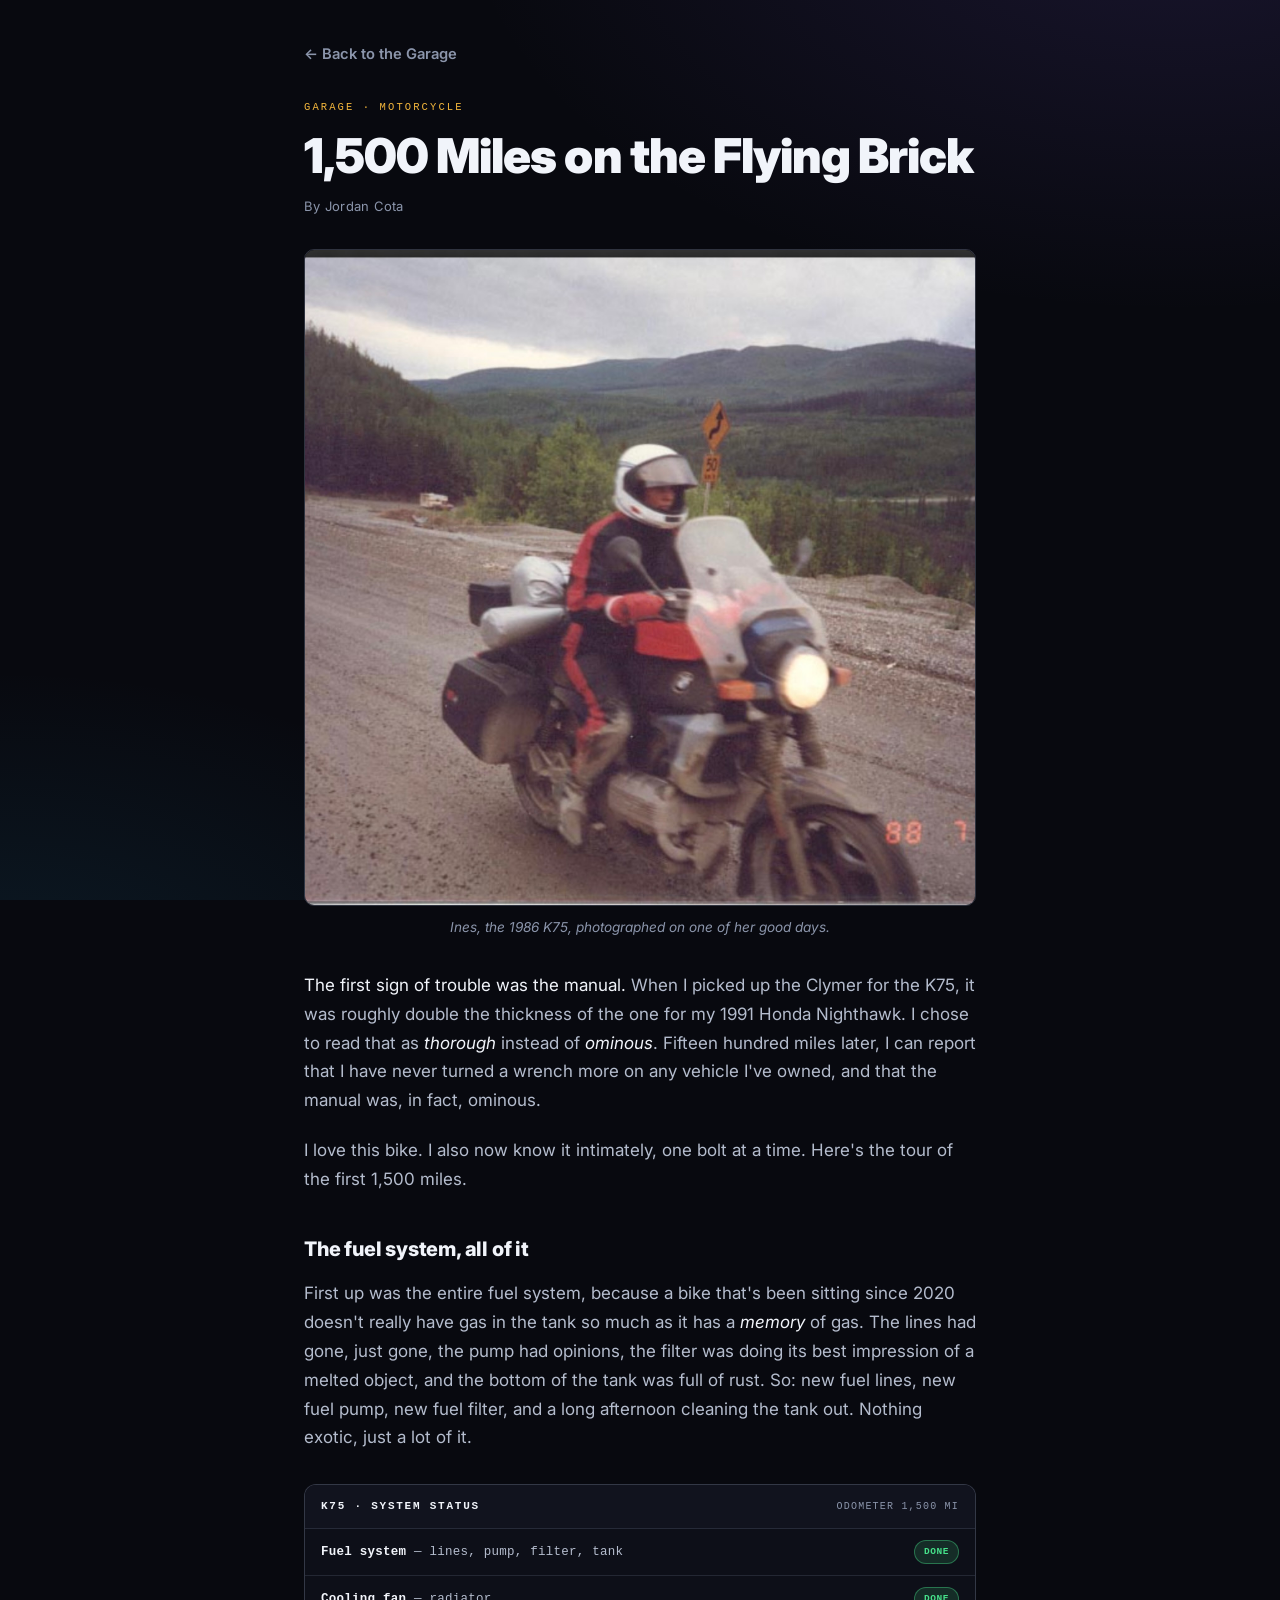
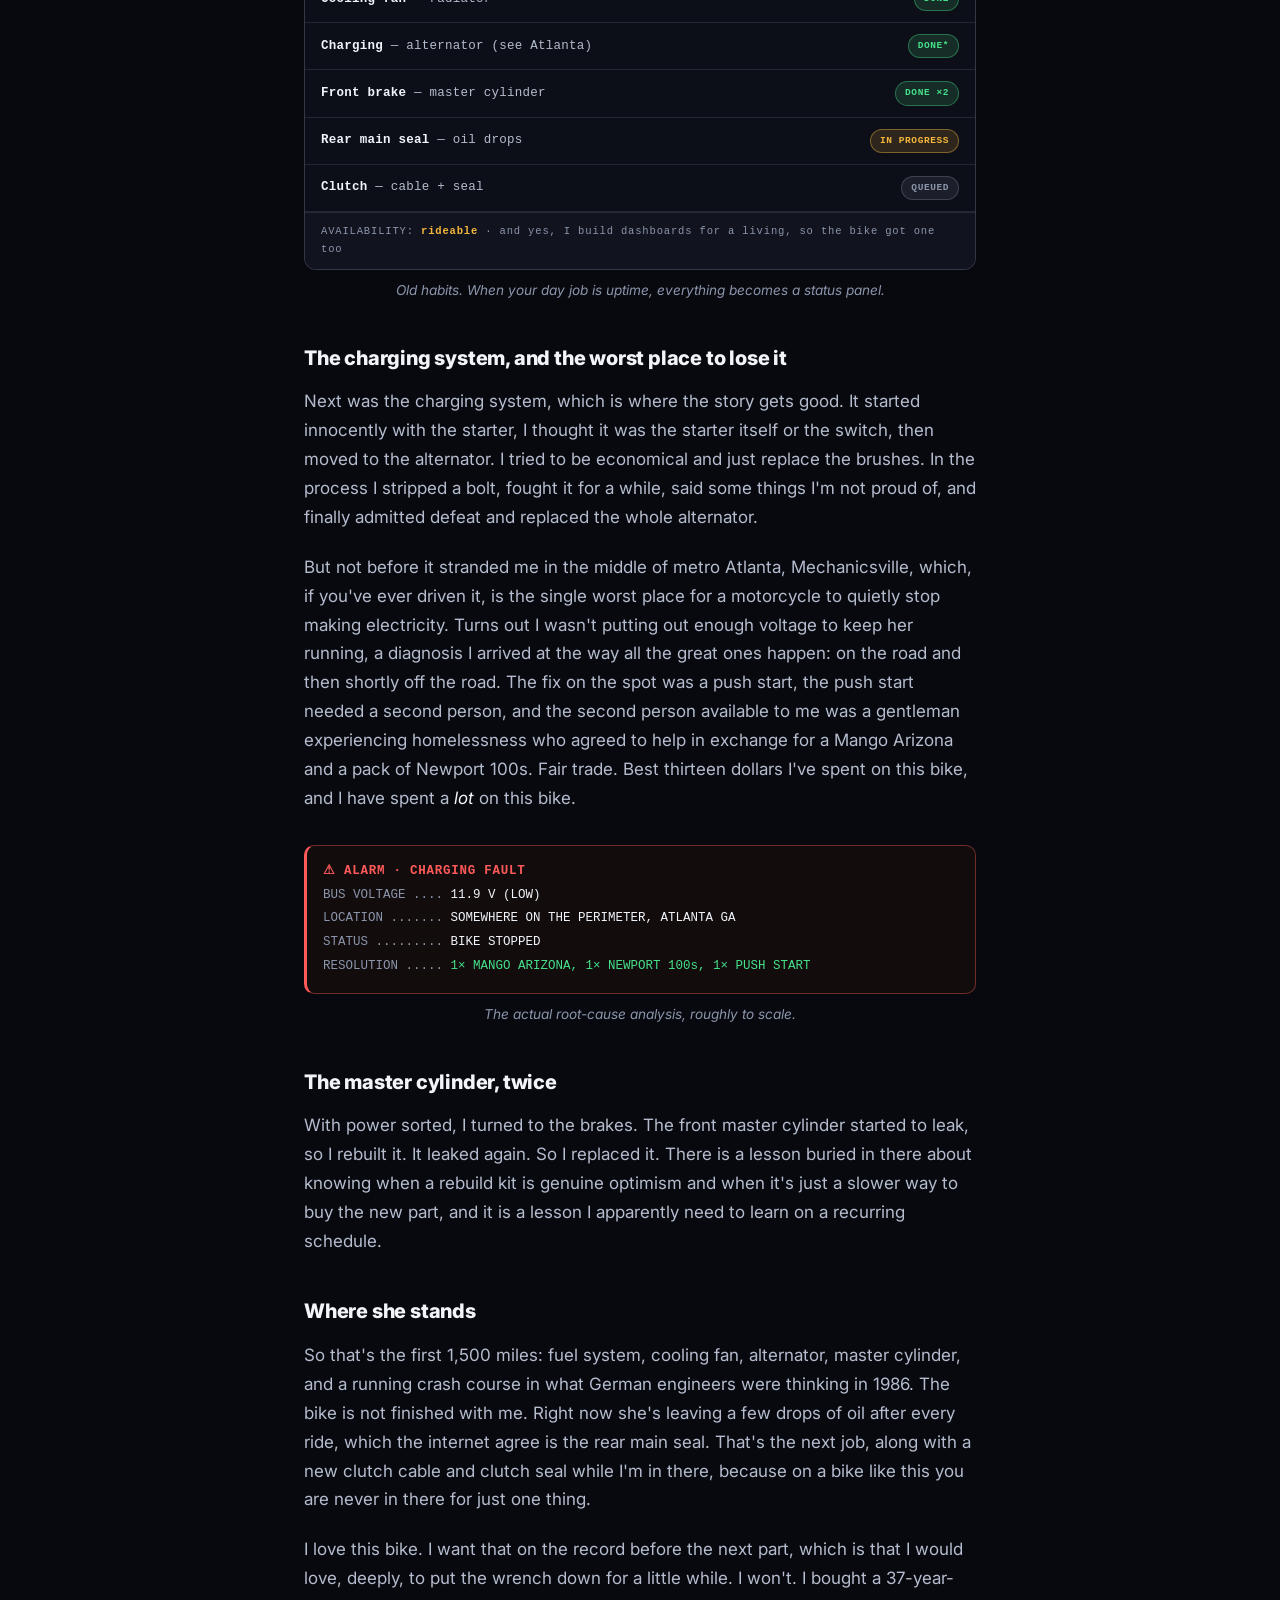
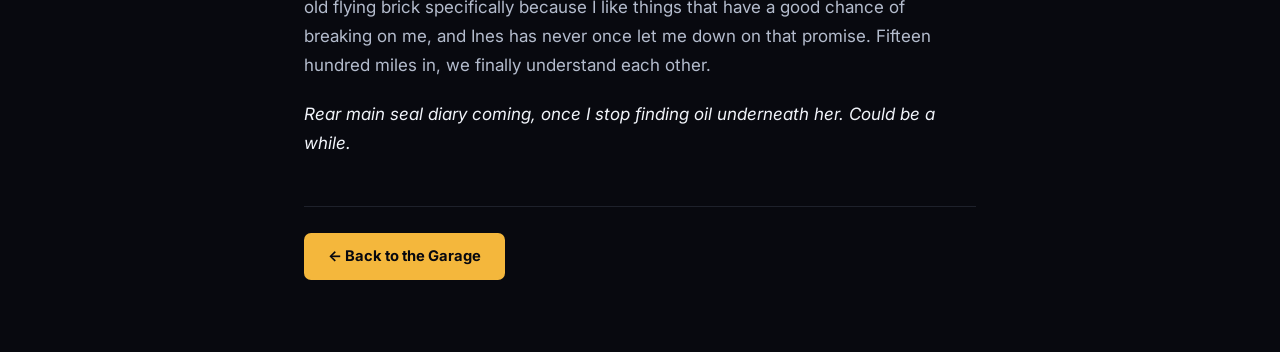
<file: garage/first-1500-miles.html>
<!DOCTYPE html>
<html lang="en">
<head>
    <meta charset="UTF-8">
    <meta name="viewport" content="width=device-width, initial-scale=1.0">
    <title>1,500 Miles on the Flying Brick | Jordan Cota</title>
    <meta name="description" content="My first 1,500 miles with the 1986 BMW K75 — fuel system, alternator, a roadside push-start paid for in Newports and an Arizona, and one master cylinder I got to fix twice.">
    <link rel="icon" href="data:image/svg+xml,<svg xmlns='http://www.w3.org/2000/svg' viewBox='0 0 100 100'><text y='.9em' font-size='90'>🏍️</text></svg>">
    <link rel="preconnect" href="https://fonts.googleapis.com">
    <link rel="preconnect" href="https://fonts.gstatic.com" crossorigin>
    <link href="https://fonts.googleapis.com/css2?family=Inter:wght@400;500;600;700;800;900&display=swap" rel="stylesheet">
    <style>
        :root {
            --bg: #08090f; --panel: #0d0f18; --raise: #11131e;
            --ink: #f1f4fa; --ink-2: #b4bccd; --muted: #8b95ab;
            --amber: #f4b73c; --green: #46e08a; --red: #ff5a5a; --dim: #5b6576;
            --line: rgba(150,160,190,.16); --line-2: rgba(150,160,190,.28);
            --font-sans: 'Inter', system-ui, -apple-system, 'Segoe UI', Roboto, Helvetica, Arial, sans-serif;
            --font-mono: 'SF Mono', ui-monospace, Consolas, Menlo, monospace;
        }
        * { box-sizing: border-box; }
        body {
            margin: 0; background: var(--bg); color: var(--ink-2);
            font-family: var(--font-sans); line-height: 1.7; -webkit-font-smoothing: antialiased;
        }
        body::before {
            content: ""; position: fixed; inset: 0; z-index: -1; pointer-events: none;
            background:
                radial-gradient(720px 420px at 92% -12%, rgba(116,86,210,.16), transparent),
                radial-gradient(560px 320px at 0% 110%, rgba(40,150,200,.12), transparent),
                var(--bg);
        }
        .mono { font-family: var(--font-mono); }
        .post-wrap { max-width: 720px; margin: 0 auto; padding: 2.5rem 1.5rem 4.5rem; }
        .top-nav { margin-bottom: 2rem; }
        .top-nav a { color: var(--muted); text-decoration: none; font-size: 0.92rem; font-weight: 600; transition: color .2s; }
        .top-nav a:hover { color: var(--amber); }
        .post-meta { font-family: var(--font-mono); font-size: 10.5px; letter-spacing: .2em; text-transform: uppercase; color: var(--amber); margin-bottom: 14px; }
        h1 { margin: 0; font-size: clamp(32px, 6vw, 48px); line-height: 1.04; font-weight: 900; letter-spacing: -.02em; color: var(--ink); }
        .byline { margin: 14px 0 0; font-size: 13px; color: var(--muted); letter-spacing: .02em; }
        .body { margin-top: 30px; font-size: 17px; }
        .body p { margin: 0 0 1.3rem; color: var(--ink-2); }
        .body p .lead { color: var(--ink); }
        .body h2 { font-size: 20px; font-weight: 800; color: var(--ink); letter-spacing: -.01em; margin: 2.4rem 0 .8rem; }
        .body em { color: var(--ink); font-style: italic; }
        .body a { color: var(--amber); text-decoration: none; }
        .body a:hover { text-decoration: underline; }
        figure { margin: 2rem 0; }
        figure img { width: 100%; height: auto; border-radius: 10px; border: 1px solid var(--line-2); display: block; }
        figcaption { font-size: 0.85rem; color: var(--muted); text-align: center; margin-top: 0.6rem; font-style: italic; }

        /* ---------- repair status panel (andon style) ---------- */
        .statpanel { background: var(--panel); border: 1px solid var(--line-2); border-radius: 12px; overflow: hidden; font-family: var(--font-mono); }
        .statpanel .sp-head { display: flex; justify-content: space-between; align-items: center; gap: 10px; padding: 12px 16px; background: var(--raise); border-bottom: 1px solid var(--line); flex-wrap: wrap; }
        .statpanel .sp-title { font-size: 11px; letter-spacing: .16em; text-transform: uppercase; color: var(--ink); font-weight: 700; }
        .statpanel .sp-sub { font-size: 10px; letter-spacing: .12em; text-transform: uppercase; color: var(--muted); }
        .statrow { display: flex; align-items: center; gap: 12px; padding: 11px 16px; border-bottom: 1px solid var(--line); }
        .statrow:last-child { border-bottom: none; }
        .statrow .sr-name { flex: 1; font-size: 12.5px; color: var(--ink-2); letter-spacing: .02em; }
        .statrow .sr-name b { color: var(--ink); font-weight: 600; }
        .pill { font-size: 9.5px; font-weight: 700; letter-spacing: .06em; padding: 3px 9px; border-radius: 99px; white-space: nowrap; }
        .pill.done { background: rgba(70,224,138,.14); color: var(--green); border: 1px solid rgba(70,224,138,.4); }
        .pill.wip { background: rgba(244,183,60,.14); color: var(--amber); border: 1px solid rgba(244,183,60,.42); }
        .pill.queue { background: rgba(139,149,171,.12); color: var(--muted); border: 1px solid var(--line-2); }
        .statpanel .sp-foot { padding: 10px 16px; background: var(--raise); border-top: 1px solid var(--line); font-size: 10.5px; letter-spacing: .08em; color: var(--muted); }
        .statpanel .sp-foot b { color: var(--amber); }

        /* ---------- fault readout (HMI alarm style) ---------- */
        .faultbox { background: #120c0d; border: 1px solid rgba(255,90,90,.4); border-left: 3px solid var(--red); border-radius: 10px; padding: 14px 16px; margin: 0; font-family: var(--font-mono); font-size: 12.5px; line-height: 1.9; color: var(--ink-2); overflow-x: auto; white-space: pre-wrap; }
        .faultbox .fb-alarm { color: var(--red); font-weight: 700; letter-spacing: .06em; }
        .faultbox .fb-k { color: var(--muted); }
        .faultbox .fb-v { color: var(--ink); }
        .faultbox .fb-fix { color: var(--green); }

        .post-foot { margin-top: 3rem; padding-top: 1.6rem; border-top: 1px solid var(--line); }
        .back-home { display: inline-block; padding: 0.7rem 1.5rem; background: var(--amber); color: #07080f; text-decoration: none; border-radius: 7px; font-weight: 700; font-size: 0.92rem; }
        @media (max-width: 640px) { .post-wrap { padding: 1.75rem 1.15rem 3.5rem; } .body { font-size: 16px; } }
        @media (prefers-reduced-motion: reduce) { html { scroll-behavior: auto; } }
    </style>
</head>
<body>
    <article class="post-wrap">
        <nav class="top-nav"><a href="../index.html#garage">&#8592; Back to the Garage</a></nav>

        <div class="post-meta">Garage &middot; Motorcycle</div>
        <h1>1,500 Miles on the Flying Brick</h1>
        <p class="byline">By Jordan Cota</p>

        <figure>
            <img src="ines.jpeg" alt="1986 BMW K75, Ines">
            <figcaption>Ines, the 1986 K75, photographed on one of her good days.</figcaption>
        </figure>

        <div class="body">
            <p><span class="lead">The first sign of trouble was the manual.</span> When I picked up the Clymer for the K75, it was roughly double the thickness of the one for my 1991 Honda Nighthawk. I chose to read that as <em>thorough</em> instead of <em>ominous</em>. Fifteen hundred miles later, I can report that I have never turned a wrench more on any vehicle I've owned, and that the manual was, in fact, ominous.</p>

            <p>I love this bike. I also now know it intimately, one bolt at a time. Here's the tour of the first 1,500 miles.</p>

            <h2>The fuel system, all of it</h2>
            <p>First up was the entire fuel system, because a bike that's been sitting since 2020 doesn't really have gas in the tank so much as it has a <em>memory</em> of gas. The lines had gone, just gone, the pump had opinions, the filter was doing its best impression of a melted object, and the bottom of the tank was full of rust. So: new fuel lines, new fuel pump, new fuel filter, and a long afternoon cleaning the tank out. Nothing exotic, just a lot of it.</p>

            <figure>
                <div class="statpanel">
                    <div class="sp-head">
                        <span class="sp-title">K75 &middot; System Status</span>
                        <span class="sp-sub">Odometer 1,500 mi</span>
                    </div>
                    <div class="statrow"><span class="sr-name"><b>Fuel system</b> &mdash; lines, pump, filter, tank</span><span class="pill done">DONE</span></div>
                    <div class="statrow"><span class="sr-name"><b>Cooling fan</b> &mdash; radiator</span><span class="pill done">DONE</span></div>
                    <div class="statrow"><span class="sr-name"><b>Charging</b> &mdash; alternator (see Atlanta)</span><span class="pill done">DONE&#42;</span></div>
                    <div class="statrow"><span class="sr-name"><b>Front brake</b> &mdash; master cylinder</span><span class="pill done">DONE &times;2</span></div>
                    <div class="statrow"><span class="sr-name"><b>Rear main seal</b> &mdash; oil drops</span><span class="pill wip">IN PROGRESS</span></div>
                    <div class="statrow"><span class="sr-name"><b>Clutch</b> &mdash; cable + seal</span><span class="pill queue">QUEUED</span></div>
                    <div class="sp-foot">AVAILABILITY: <b>rideable</b> &middot; and yes, I build dashboards for a living, so the bike got one too</div>
                </div>
                <figcaption>Old habits. When your day job is uptime, everything becomes a status panel.</figcaption>
            </figure>

            <h2>The charging system, and the worst place to lose it</h2>
            <p>Next was the charging system, which is where the story gets good. It started innocently with the starter, I thought it was the starter itself or the switch, then moved to the alternator. I tried to be economical and just replace the brushes. In the process I stripped a bolt, fought it for a while, said some things I'm not proud of, and finally admitted defeat and replaced the whole alternator.</p>

            <p>But not before it stranded me in the middle of metro Atlanta, Mechanicsville, which, if you've ever driven it, is the single worst place for a motorcycle to quietly stop making electricity. Turns out I wasn't putting out enough voltage to keep her running, a diagnosis I arrived at the way all the great ones happen: on the road and then shortly off the road. The fix on the spot was a push start, the push start needed a second person, and the second person available to me was a gentleman experiencing homelessness who agreed to help in exchange for a Mango Arizona and a pack of Newport 100s. Fair trade. Best thirteen dollars I've spent on this bike, and I have spent a <em>lot</em> on this bike.</p>

            <figure>
                <pre class="faultbox mono"><span class="fb-alarm">&#9888; ALARM &middot; CHARGING FAULT</span>
<span class="fb-k">BUS VOLTAGE ....</span> <span class="fb-v">11.9 V (LOW)</span>
<span class="fb-k">LOCATION .......</span> <span class="fb-v">SOMEWHERE ON THE PERIMETER, ATLANTA GA</span>
<span class="fb-k">STATUS .........</span> <span class="fb-v">BIKE STOPPED</span>
<span class="fb-k">RESOLUTION .....</span> <span class="fb-fix">1&times; MANGO ARIZONA, 1&times; NEWPORT 100s, 1&times; PUSH START</span></pre>
                <figcaption>The actual root-cause analysis, roughly to scale.</figcaption>
            </figure>

            <h2>The master cylinder, twice</h2>
            <p>With power sorted, I turned to the brakes. The front master cylinder started to leak, so I rebuilt it. It leaked again. So I replaced it. There is a lesson buried in there about knowing when a rebuild kit is genuine optimism and when it's just a slower way to buy the new part, and it is a lesson I apparently need to learn on a recurring schedule.</p>

            <h2>Where she stands</h2>
            <p>So that's the first 1,500 miles: fuel system, cooling fan, alternator, master cylinder, and a running crash course in what German engineers were thinking in 1986. The bike is not finished with me. Right now she's leaving a few drops of oil after every ride, which the internet agree is the rear main seal. That's the next job, along with a new clutch cable and clutch seal while I'm in there, because on a bike like this you are never in there for just one thing.</p>

            <p>I love this bike. I want that on the record before the next part, which is that I would love, deeply, to put the wrench down for a little while. I won't. I bought a 37-year-old flying brick specifically because I like things that have a good chance of breaking on me, and Ines has never once let me down on that promise. Fifteen hundred miles in, we finally understand each other.</p>

            <p><em>Rear main seal diary coming, once I stop finding oil underneath her. Could be a while.</em></p>
        </div>

        <div class="post-foot">
            <a class="back-home" href="../index.html#garage">&#8592; Back to the Garage</a>
        </div>
    </article>
</body>
</html>
</file>
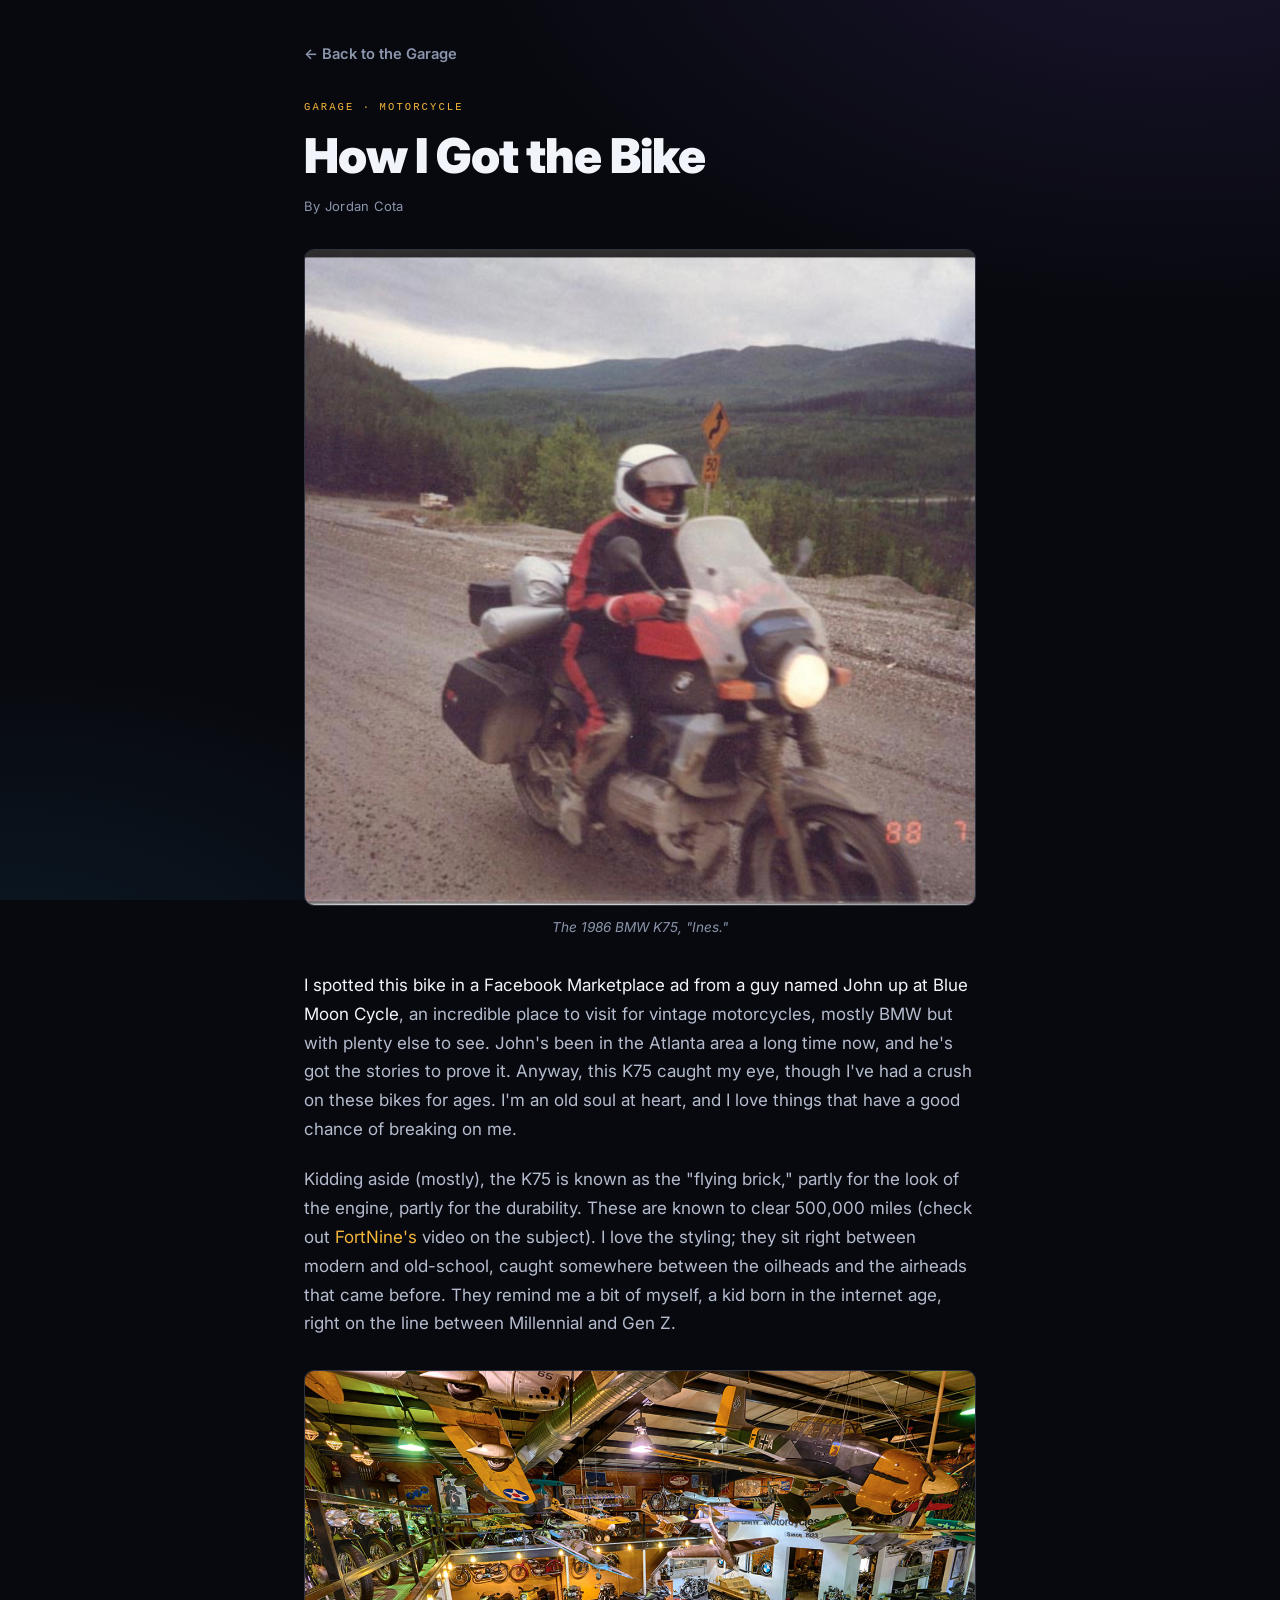
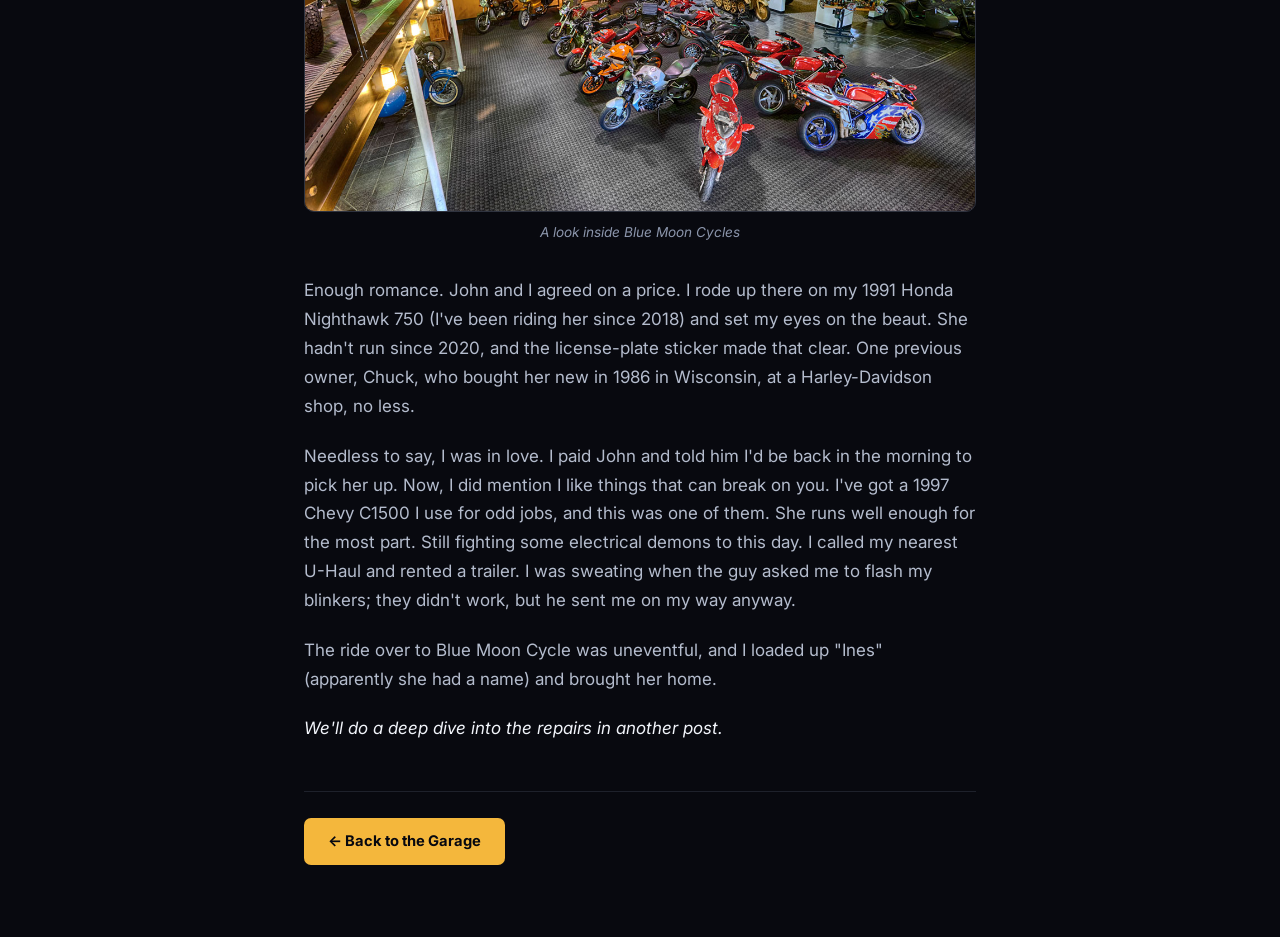
<file: garage/how-i-got-the-bike.html>
<!DOCTYPE html>
<html lang="en">
<head>
    <meta charset="UTF-8">
    <meta name="viewport" content="width=device-width, initial-scale=1.0">
    <title>How I Got the Bike | Jordan Cota</title>
    <meta name="description" content="How I found a 1986 BMW K75 — the flying brick named Ines — through a Facebook Marketplace ad and a guy named John at Blue Moon Cycle.">
    <link rel="icon" href="data:image/svg+xml,<svg xmlns='http://www.w3.org/2000/svg' viewBox='0 0 100 100'><text y='.9em' font-size='90'>🏍️</text></svg>">
    <link rel="preconnect" href="https://fonts.googleapis.com">
    <link rel="preconnect" href="https://fonts.gstatic.com" crossorigin>
    <link href="https://fonts.googleapis.com/css2?family=Inter:wght@400;500;600;700;800;900&display=swap" rel="stylesheet">
    <style>
        :root {
            --bg: #08090f; --panel: #0d0f18;
            --ink: #f1f4fa; --ink-2: #b4bccd; --muted: #8b95ab;
            --amber: #f4b73c; --line: rgba(150,160,190,.16); --line-2: rgba(150,160,190,.28);
            --font-sans: 'Inter', system-ui, -apple-system, 'Segoe UI', Roboto, Helvetica, Arial, sans-serif;
            --font-mono: 'SF Mono', ui-monospace, Consolas, Menlo, monospace;
        }
        * { box-sizing: border-box; }
        body {
            margin: 0; background: var(--bg); color: var(--ink-2);
            font-family: var(--font-sans); line-height: 1.7; -webkit-font-smoothing: antialiased;
        }
        body::before {
            content: ""; position: fixed; inset: 0; z-index: -1; pointer-events: none;
            background:
                radial-gradient(720px 420px at 92% -12%, rgba(116,86,210,.16), transparent),
                radial-gradient(560px 320px at 0% 110%, rgba(40,150,200,.12), transparent),
                var(--bg);
        }
        .mono { font-family: var(--font-mono); }
        .post-wrap { max-width: 720px; margin: 0 auto; padding: 2.5rem 1.5rem 4.5rem; }
        .top-nav { margin-bottom: 2rem; }
        .top-nav a { color: var(--muted); text-decoration: none; font-size: 0.92rem; font-weight: 600; transition: color .2s; }
        .top-nav a:hover { color: var(--amber); }
        .post-meta { font-family: var(--font-mono); font-size: 10.5px; letter-spacing: .2em; text-transform: uppercase; color: var(--amber); margin-bottom: 14px; }
        h1 { margin: 0; font-size: clamp(32px, 6vw, 48px); line-height: 1.04; font-weight: 900; letter-spacing: -.02em; color: var(--ink); }
        .byline { margin: 14px 0 0; font-size: 13px; color: var(--muted); letter-spacing: .02em; }
        .body { margin-top: 30px; font-size: 17px; }
        .body p { margin: 0 0 1.3rem; color: var(--ink-2); }
        .body p .lead { color: var(--ink); }
        .body em { color: var(--ink); font-style: italic; }
        .body a { color: var(--amber); text-decoration: none; }
        .body a:hover { text-decoration: underline; }
        figure { margin: 2rem 0; }
        figure img { width: 100%; height: auto; border-radius: 10px; border: 1px solid var(--line-2); display: block; }
        .ph { border: 2px dashed var(--line-2); border-radius: 10px; padding: 2.75rem 1rem; text-align: center; color: var(--muted); background: rgba(255,255,255,.02); font-size: 0.9rem; }
        figcaption { font-size: 0.85rem; color: var(--muted); text-align: center; margin-top: 0.6rem; font-style: italic; }
        .post-foot { margin-top: 3rem; padding-top: 1.6rem; border-top: 1px solid var(--line); }
        .back-home { display: inline-block; padding: 0.7rem 1.5rem; background: var(--amber); color: #07080f; text-decoration: none; border-radius: 7px; font-weight: 700; font-size: 0.92rem; }
        @media (max-width: 640px) { .post-wrap { padding: 1.75rem 1.15rem 3.5rem; } .body { font-size: 16px; } }
    </style>
</head>
<body>
    <article class="post-wrap">
        <nav class="top-nav"><a href="../index.html#garage">&#8592; Back to the Garage</a></nav>

        <div class="post-meta">Garage &middot; Motorcycle</div>
        <h1>How I Got the Bike</h1>
        <p class="byline">By Jordan Cota</p>

        <figure>
            <img src="ines.jpeg" alt="1986 BMW K75">
            <figcaption>The 1986 BMW K75, "Ines."</figcaption>
        </figure>

        <div class="body">
            <p><span class="lead">I spotted this bike in a Facebook Marketplace ad from a guy named John up at Blue Moon Cycle</span>, an incredible place to visit for vintage motorcycles, mostly BMW but with plenty else to see. John's been in the Atlanta area a long time now, and he's got the stories to prove it. Anyway, this K75 caught my eye, though I've had a crush on these bikes for ages. I'm an old soul at heart, and I love things that have a good chance of breaking on me.</p>

            <p>Kidding aside (mostly), the K75 is known as the "flying brick," partly for the look of the engine, partly for the durability. These are known to clear 500,000 miles (check out <a href="https://www.youtube.com/@FortNine" target="_blank" rel="noopener">FortNine's</a> video on the subject). I love the styling; they sit right between modern and old-school, caught somewhere between the oilheads and the airheads that came before. They remind me a bit of myself, a kid born in the internet age, right on the line between Millennial and Gen Z.</p>

            <figure>
                <img src="blue-moon-cycle.jpg" alt="K75 on the trailer">
                <figcaption>A look inside Blue Moon Cycles</figcaption>
            </figure>
            
            <p>Enough romance. John and I agreed on a price. I rode up there on my 1991 Honda Nighthawk 750 (I've been riding her since 2018) and set my eyes on the beaut. She hadn't run since 2020, and the license-plate sticker made that clear. One previous owner, Chuck, who bought her new in 1986 in Wisconsin, at a Harley-Davidson shop, no less.</p>

            <p>Needless to say, I was in love. I paid John and told him I'd be back in the morning to pick her up. Now, I did mention I like things that can break on you. I've got a 1997 Chevy C1500 I use for odd jobs, and this was one of them. She runs well enough for the most part. Still fighting some electrical demons to this day. I called my nearest U-Haul and rented a trailer. I was sweating when the guy asked me to flash my blinkers; they didn't work, but he sent me on my way anyway.</p>


            <p>The ride over to Blue Moon Cycle was uneventful, and I loaded up "Ines" (apparently she had a name) and brought her home.</p>

            <p><em>We'll do a deep dive into the repairs in another post.</em></p>
        </div>

        <div class="post-foot">
            <a class="back-home" href="../index.html#garage">&#8592; Back to the Garage</a>
        </div>
    </article>
</body>
</html>
</file>
<file: articles/article.css>
/* ============================================================
   Shared article styles — dark theme, matched to jordancota.site
   Palette + type pulled straight from the homepage.
   Works with the existing article markup:
   .article-container > .top-nav / .article-header / .source-note
   / .article-body / .article-footer > .back-home
   ============================================================ */
:root {
    --bg: #08090f;
    --panel: #0d0f18;
    --panel-2: #11131e;
    --ink: #f1f4fa;
    --ink-2: #aab3c6;
    --muted: #8b95ab;
    --amber: #f4b73c;
    --green: #46e08a;
    --line: rgba(150,160,190,.14);
    --line-2: rgba(150,160,190,.26);
    --font-sans: 'Inter', system-ui, -apple-system, 'Segoe UI', Roboto, Helvetica, Arial, sans-serif;
    --font-mono: 'SF Mono', ui-monospace, Consolas, 'Liberation Mono', Menlo, monospace;
}

* { box-sizing: border-box; }
html { background: var(--bg); scroll-behavior: smooth; }
body {
    margin: 0; padding: 0;
    background: var(--bg); color: var(--ink-2);
    font-family: var(--font-sans);
    line-height: 1.7;
    -webkit-font-smoothing: antialiased; text-rendering: optimizeLegibility;
}
.stars { display: none !important; }

.article-container { max-width: 780px; margin: 0 auto; padding: 3rem 1.25rem 4.5rem; }

/* ---------- top nav ---------- */
.top-nav { margin-bottom: 2.25rem; }
.top-nav a {
    color: var(--muted); text-decoration: none;
    font-size: 0.82rem; font-weight: 600;
    letter-spacing: .04em; transition: color .2s;
}
.top-nav a:hover { color: var(--amber); }

/* ---------- header ---------- */
.article-header { background: none; padding: 0; margin: 0 0 1rem; border-radius: 0; box-shadow: none; }
.article-header h1 {
    margin: 0 0 0.7rem; font-size: clamp(2rem, 5.4vw, 2.9rem);
    line-height: 1.08; font-weight: 800; letter-spacing: -0.02em; color: var(--ink);
}
.byline {
    margin: 0; font-size: 0.82rem; color: var(--muted); font-weight: 500;
    font-family: var(--font-mono); letter-spacing: .04em;
}
.byline .sep { margin: 0 0.55rem; color: var(--line-2); }

/* ---------- source note ---------- */
.source-note {
    background: var(--panel); border: 1px solid var(--line); border-left: 3px solid var(--amber);
    border-radius: 6px; padding: 0.85rem 1.15rem; margin: 1.9rem 0 2.9rem;
    font-size: 0.9rem; color: var(--ink-2);
}
.source-note a { color: var(--amber); }

/* ---------- body ---------- */
.article-body { font-size: 1.06rem; color: var(--ink-2); }
.article-body h2 {
    font-size: clamp(1.5rem, 3.4vw, 2rem); font-weight: 800; line-height: 1.14;
    letter-spacing: -0.015em; color: var(--ink); margin: 3rem 0 1.1rem;
}
.article-body h3 { font-size: 1.3rem; font-weight: 700; color: var(--ink); margin: 2.2rem 0 0.65rem; }
.article-body p { margin: 0 0 1.25rem; }
.article-body ul, .article-body ol { margin: 0 0 1.25rem; padding-left: 1.4rem; }
.article-body li { margin-bottom: 0.55rem; }
.article-body li::marker { color: var(--amber); }
.article-body a { color: var(--amber); text-decoration: none; border-bottom: 1px solid rgba(244,183,60,.28); }
.article-body a:hover { border-bottom-color: var(--amber); }
.article-body strong { color: var(--ink); font-weight: 700; }
.article-body em { color: #c9d2e0; }
.article-body img {
    max-width: 100%; height: auto; border-radius: 8px; margin: 1.6rem 0;
    display: block; border: 1px solid var(--line-2);
}

.article-body blockquote {
    border-left: 3px solid var(--amber); background: var(--panel);
    margin: 1.6rem 0; padding: 0.9rem 1.2rem; border-radius: 0 8px 8px 0;
    color: #c9d2e0; font-style: italic;
}

/* ---------- tables ---------- */
.article-body table { width: 100%; border-collapse: collapse; margin: 1.9rem 0; font-size: 0.97rem; }
.article-body th {
    text-align: left; font-weight: 700; color: var(--ink);
    padding: 0.9rem 1.1rem; border-bottom: 1px solid var(--line-2);
    background: var(--panel);
}
.article-body td { padding: 0.95rem 1.1rem; border-bottom: 1px solid var(--line); color: var(--ink-2); vertical-align: top; }
.article-body th:not(:last-child), .article-body td:not(:last-child) { border-right: 1px solid var(--line); }
.article-body tr:hover td { background: rgba(255,255,255,.015); }

/* ---------- code ---------- */
.article-body code {
    font-family: var(--font-mono); font-size: 0.88em;
    background: var(--panel-2); color: var(--amber);
    border: 1px solid var(--line); padding: 0.1em 0.4em; border-radius: 5px;
}
.article-body pre {
    background: #04050b; border: 1px solid var(--line-2); color: var(--ink-2);
    border-radius: 8px; padding: 1rem 1.2rem; overflow-x: auto; margin: 1.6rem 0; line-height: 1.55;
}
.article-body pre code { background: none; color: inherit; padding: 0; border: 0; font-size: 0.9rem; }

/* ---------- screenshot placeholder ---------- */
.screenshot-placeholder { margin: 1.9rem 0; }
.screenshot-placeholder .ph-box {
    border: 2px dashed var(--line-2); border-radius: 8px; padding: 2.5rem 1rem;
    text-align: center; color: var(--muted); background: var(--panel); font-size: 0.9rem;
}
.screenshot-placeholder figcaption { font-size: 0.86rem; color: var(--muted); text-align: center; margin-top: 0.5rem; font-style: italic; }

/* ---------- footer ---------- */
.article-footer { margin-top: 3.25rem; padding-top: 1.6rem; border-top: 1px solid var(--line); text-align: center; }
.back-home {
    display: inline-block; padding: 0.7rem 1.7rem;
    background: var(--amber); color: #07080f; text-decoration: none;
    border-radius: 7px; font-weight: 700; font-size: 0.9rem; transition: filter .2s;
}
.back-home:hover { filter: brightness(1.08); }

@media (max-width: 768px) {
    .article-container { padding: 2rem 1rem 3rem; }
}
@media (prefers-reduced-motion: reduce) {
    html { scroll-behavior: auto; }
}
</file>
